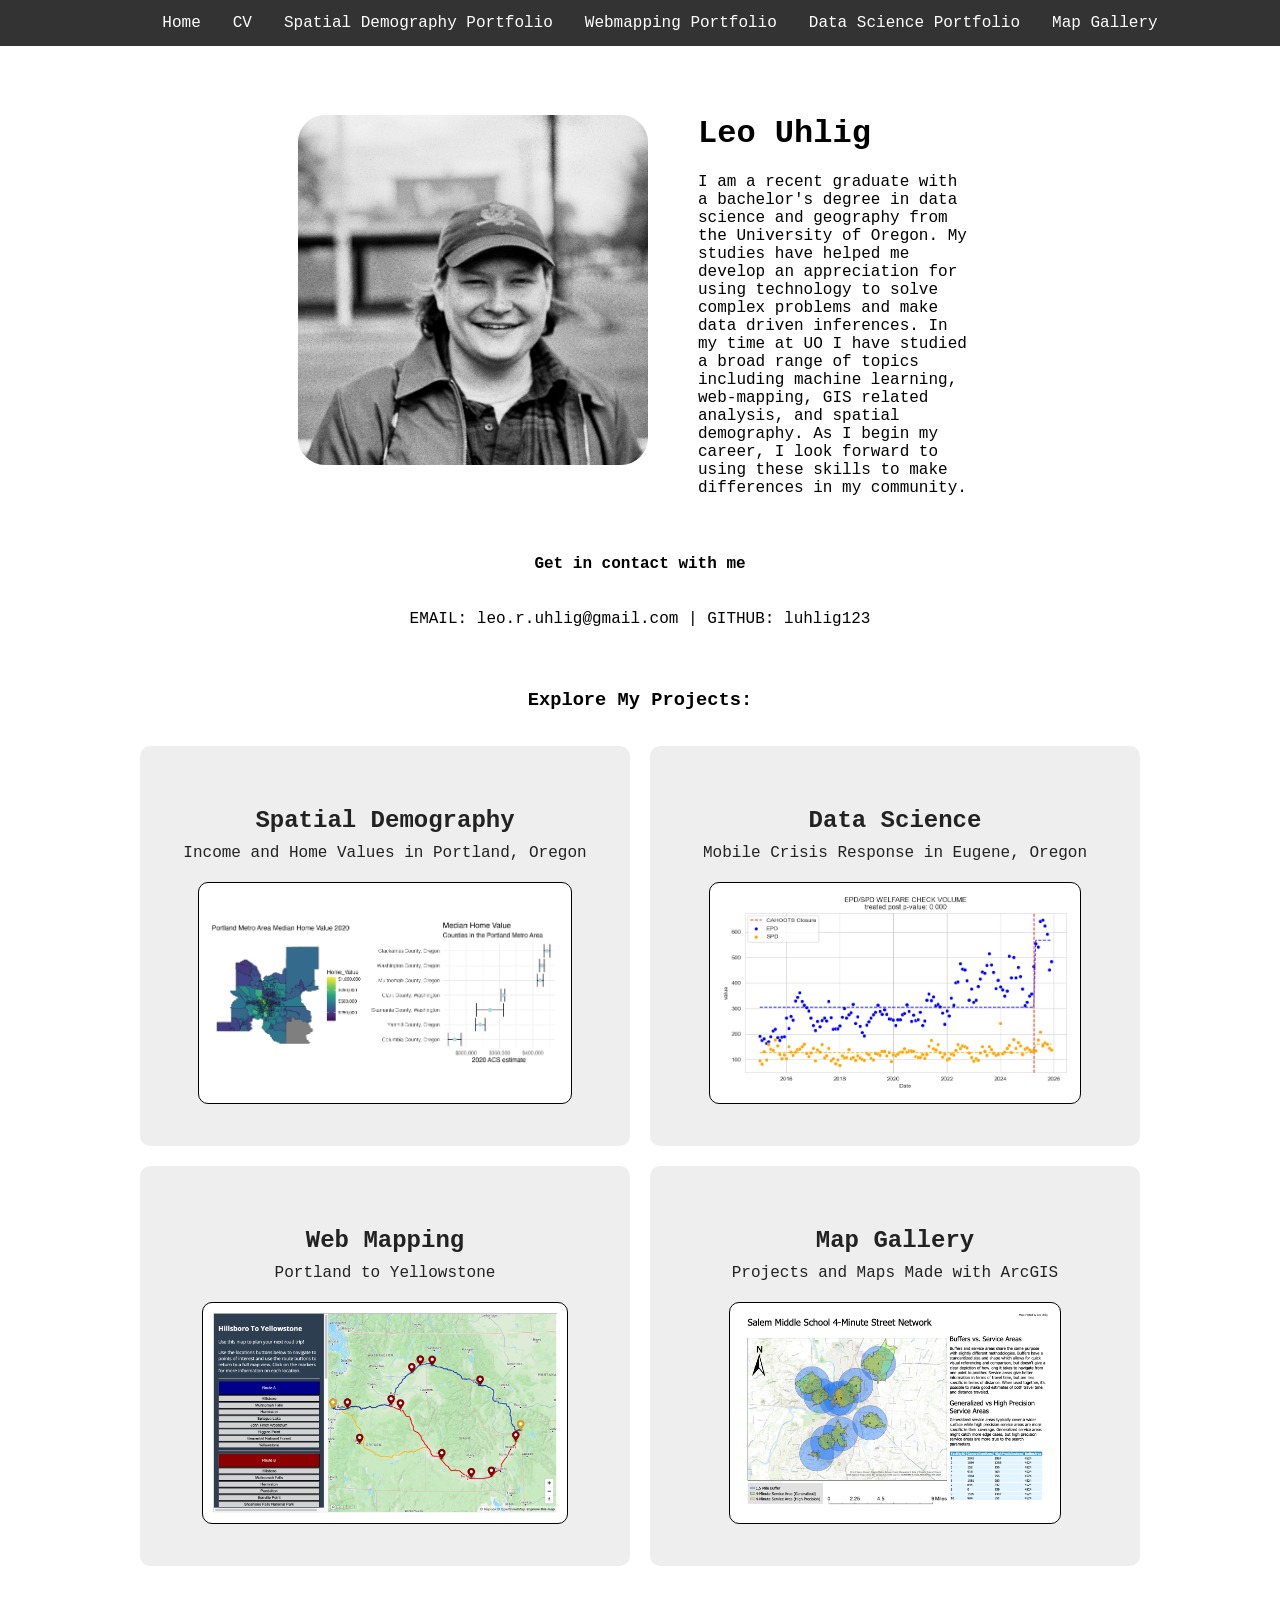
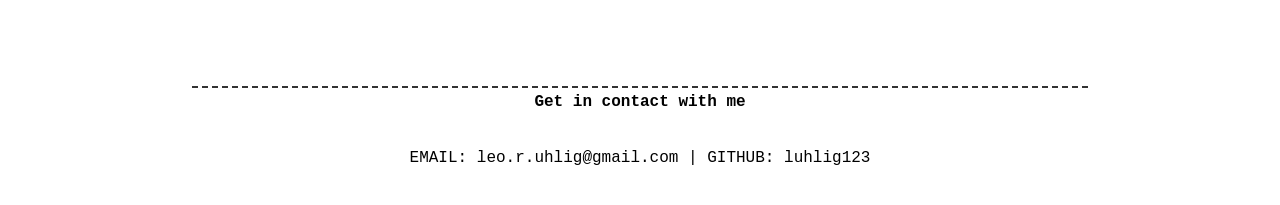
<file: index.html>
<!DOCTYPE html>
<html>

  <head>
    <meta charset='utf-8' />
    <title>Leo Uhlig Personal Website</title>

    <link rel="preconnect" href="https://fonts.googleapis.com">
    <link rel="preconnect" href="https://fonts.gstatic.com" crossorigin>
    <link href="https://fonts.googleapis.com/css2?family=Open+Sans:ital,wght@0,300..800;1,300..800&display=swap" rel="stylesheet">
    <link rel="stylesheet" href="files/styles/personal_site_styles.css">

  </head>


  <body>
    <header id="header">
      <nav class="navbar">
        <ul>
          <li><a href="index.html">Home</a></li>
          <li><a href="files/LEO UHLIG RESUME (9).pdf">CV</a></li>
          <li><a href="portfolio.html">Spatial Demography Portfolio</a></li>
          <li><a href="webmapping.html">Webmapping Portfolio</a></li>
          <li><a href="DSCI.html">Data Science Portfolio</a></li>
          <li><a href="mapgallery.html">Map Gallery</a></li>
        </ul>
      </nav>

      <!--
      <nav class="navbar" style="z-index: 10;">
        <details>
          <summary>Projects</summary>
            <ul>
              <li><a href="portfolio.html">Spatial Demography Portfolio</a></li>
              <li><a href="webmapping.html">Webmapping Portfolio</a></li>
              <li><a href="DSCI.html">Data Science Portfolio</a></li>
              <li><a href="mapgallery.html">Map Gallery</a></li>
            </ul>
        </details>
      </nav>
    -->
    </header>
    <div class="button-grid" style="width: 55%; padding-top: 100px;">

      <img src="files/36a_0315.jpeg" alt="Leo Uhlig" width="350", height="350" style="border-radius: 10%; border: none; background-color: #ffffff;">
      
      <div>
          <h1 style="margin-top: -10px;">Leo Uhlig</h1>
          <p>
          I am a recent graduate with a bachelor's degree in data science and geography from the University of Oregon.
          My studies have helped me develop an appreciation for using technology to solve complex problems and make data driven inferences.
              In my time at UO I have studied a broad range of topics including machine learning, web-mapping, GIS related analysis, and spatial demography.
              As I begin my career, I look forward to using these skills to make differences in my community.
          </p>
      </div>
    </div>

    <div class="contact-panel">
      <h4>Get in contact with me</h4>
      <p>EMAIL: leo.r.uhlig@gmail.com | GITHUB: luhlig123</p>
    </div>

    <!--EXPLORE MY WORK BUBBLE-->
    <div style="background-color: #fff; width: 100%; margin-inline: 0;">
      <h3 class="Bio">
        Explore My Projects:
      </h3>

      <div class="button-grid" style="max-width: 1000px;">

        <a href="portfolio.html" class="grid-button-pic">
            <h2>Spatial Demography</h2>
            <p style="padding-bottom: 20px;">Income and Home Values in Portland, Oregon</p>
            <img src="files/portfolio_figs/portland_home_val_fig.png" alt="spatial demography thumbnail" height="200px">
        </a>

        <a href="DSCI.html" class="grid-button-pic">
            <h2>Data Science</h2>
            <p style="padding-bottom: 20px;">Mobile Crisis Response in Eugene, Oregon</p>
            <img src="files/DSCI_410/report_visualizations/WELFARE/EPD_WELFARE_VOL_DID.png" alt="spatial demography thumbnail" height="200px">
        </a>

        <a href="webmapping.html" class="grid-button-pic">
            <h2>Web Mapping</h2>
            <p style="padding-bottom: 20px;">Portland to Yellowstone</p>
            <img src="files/thumbnails/yellowstone_thumb.png" alt="spatial demography thumbnail" height="200px">
        </a>

        <a href="mapgallery.html" class="grid-button-pic">
            <h2>Map Gallery</h2>
            <p style="padding-bottom: 20px;">Projects and Maps Made with ArcGIS</p>
            <img src="files/map_gallery/Salem_4min_street_network.png" alt="spatial demography thumbnail" height="200px">
        </a>

      </div>   
    </div>

      <hr class="divider">

      <div class="contact-panel">
        <h4>Get in contact with me</h4>
        <p>EMAIL: leo.r.uhlig@gmail.com | GITHUB: luhlig123</p>
      </div>
  
    <script>
  
        
    </script>

  </body>
  
</html>
</file>
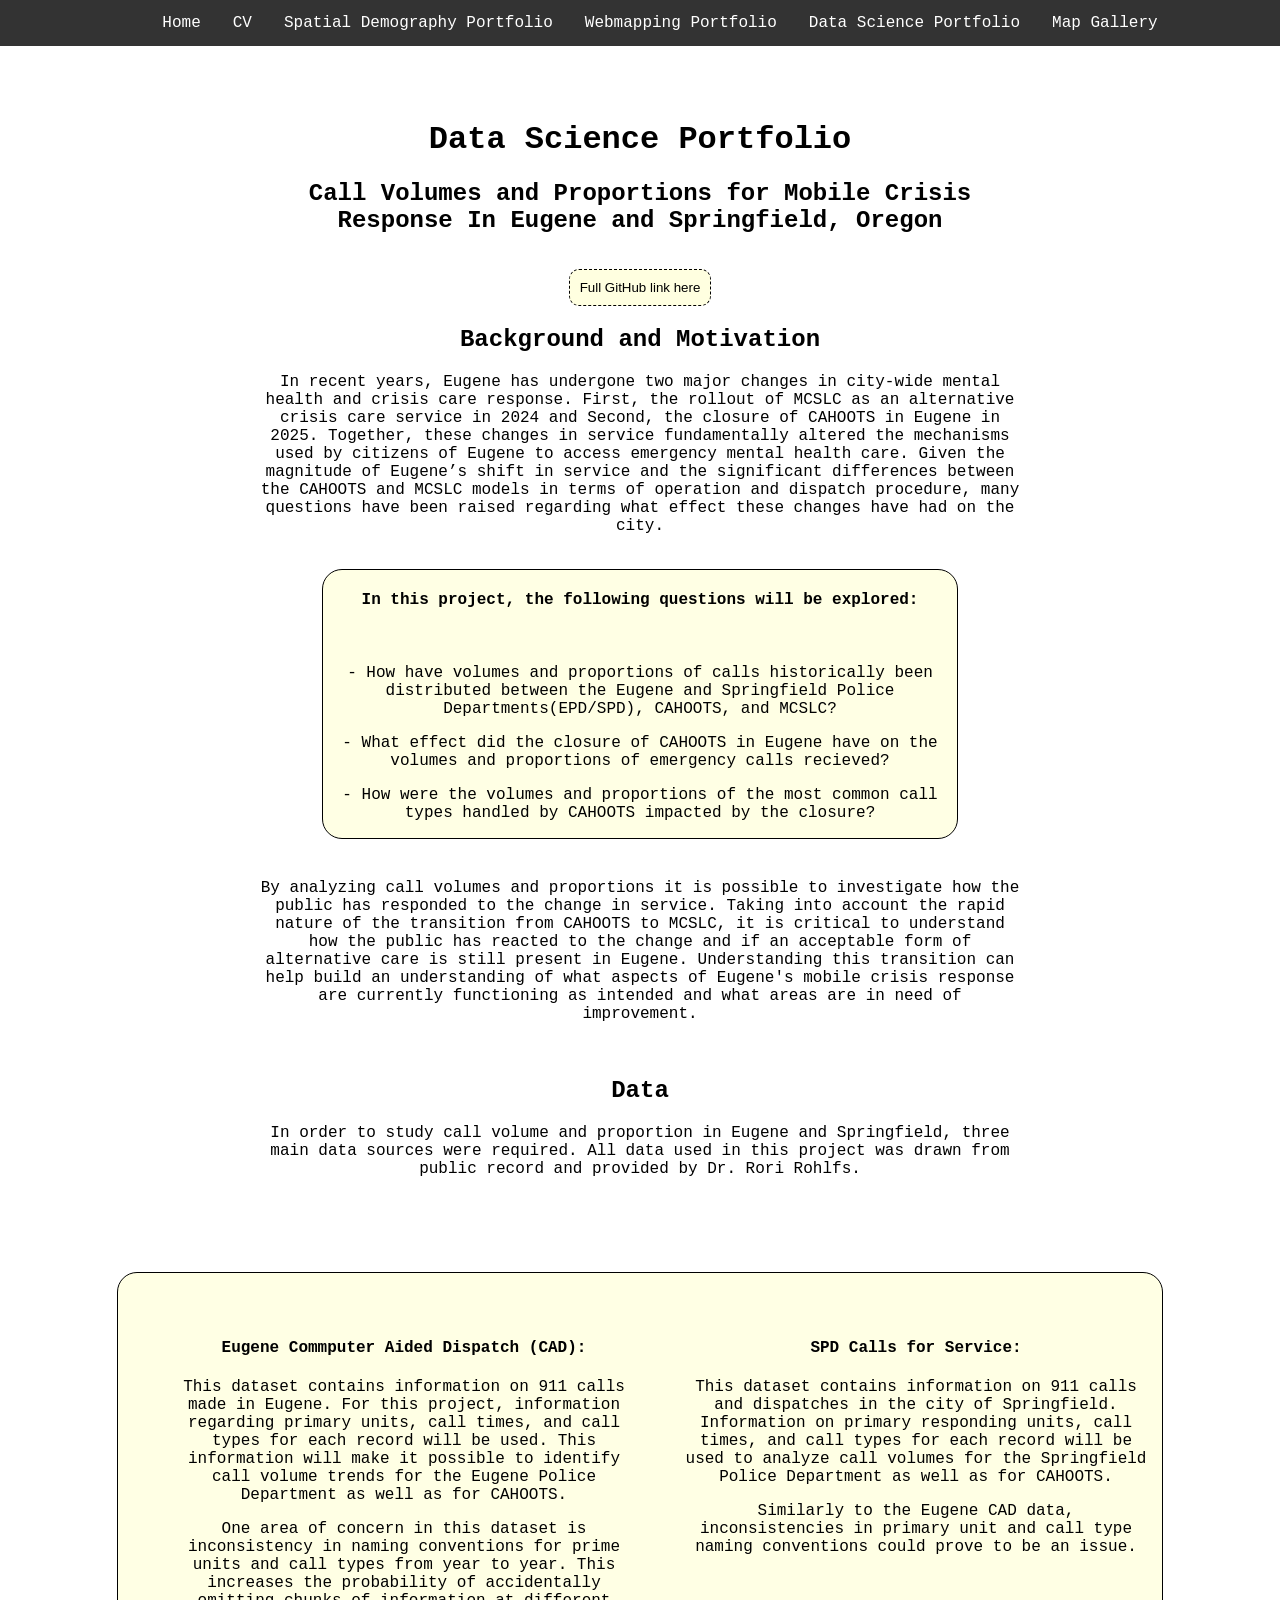
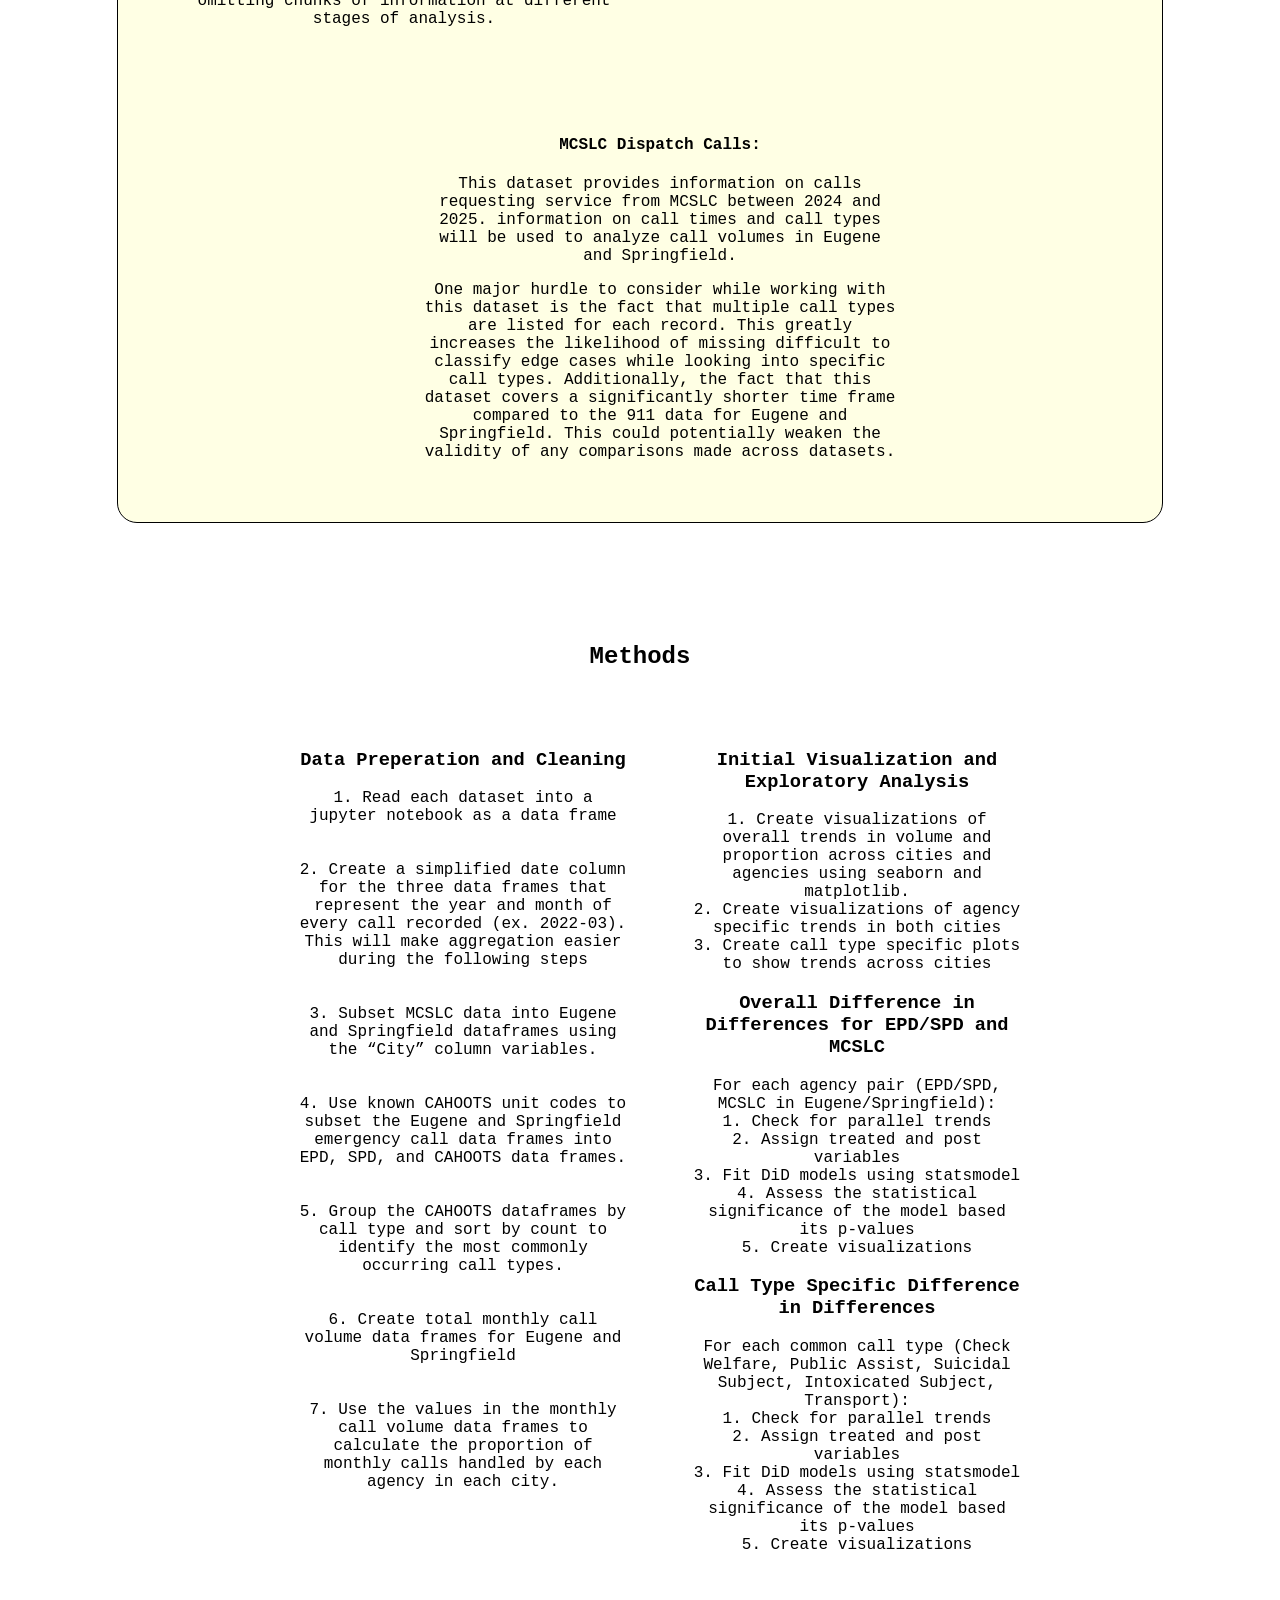
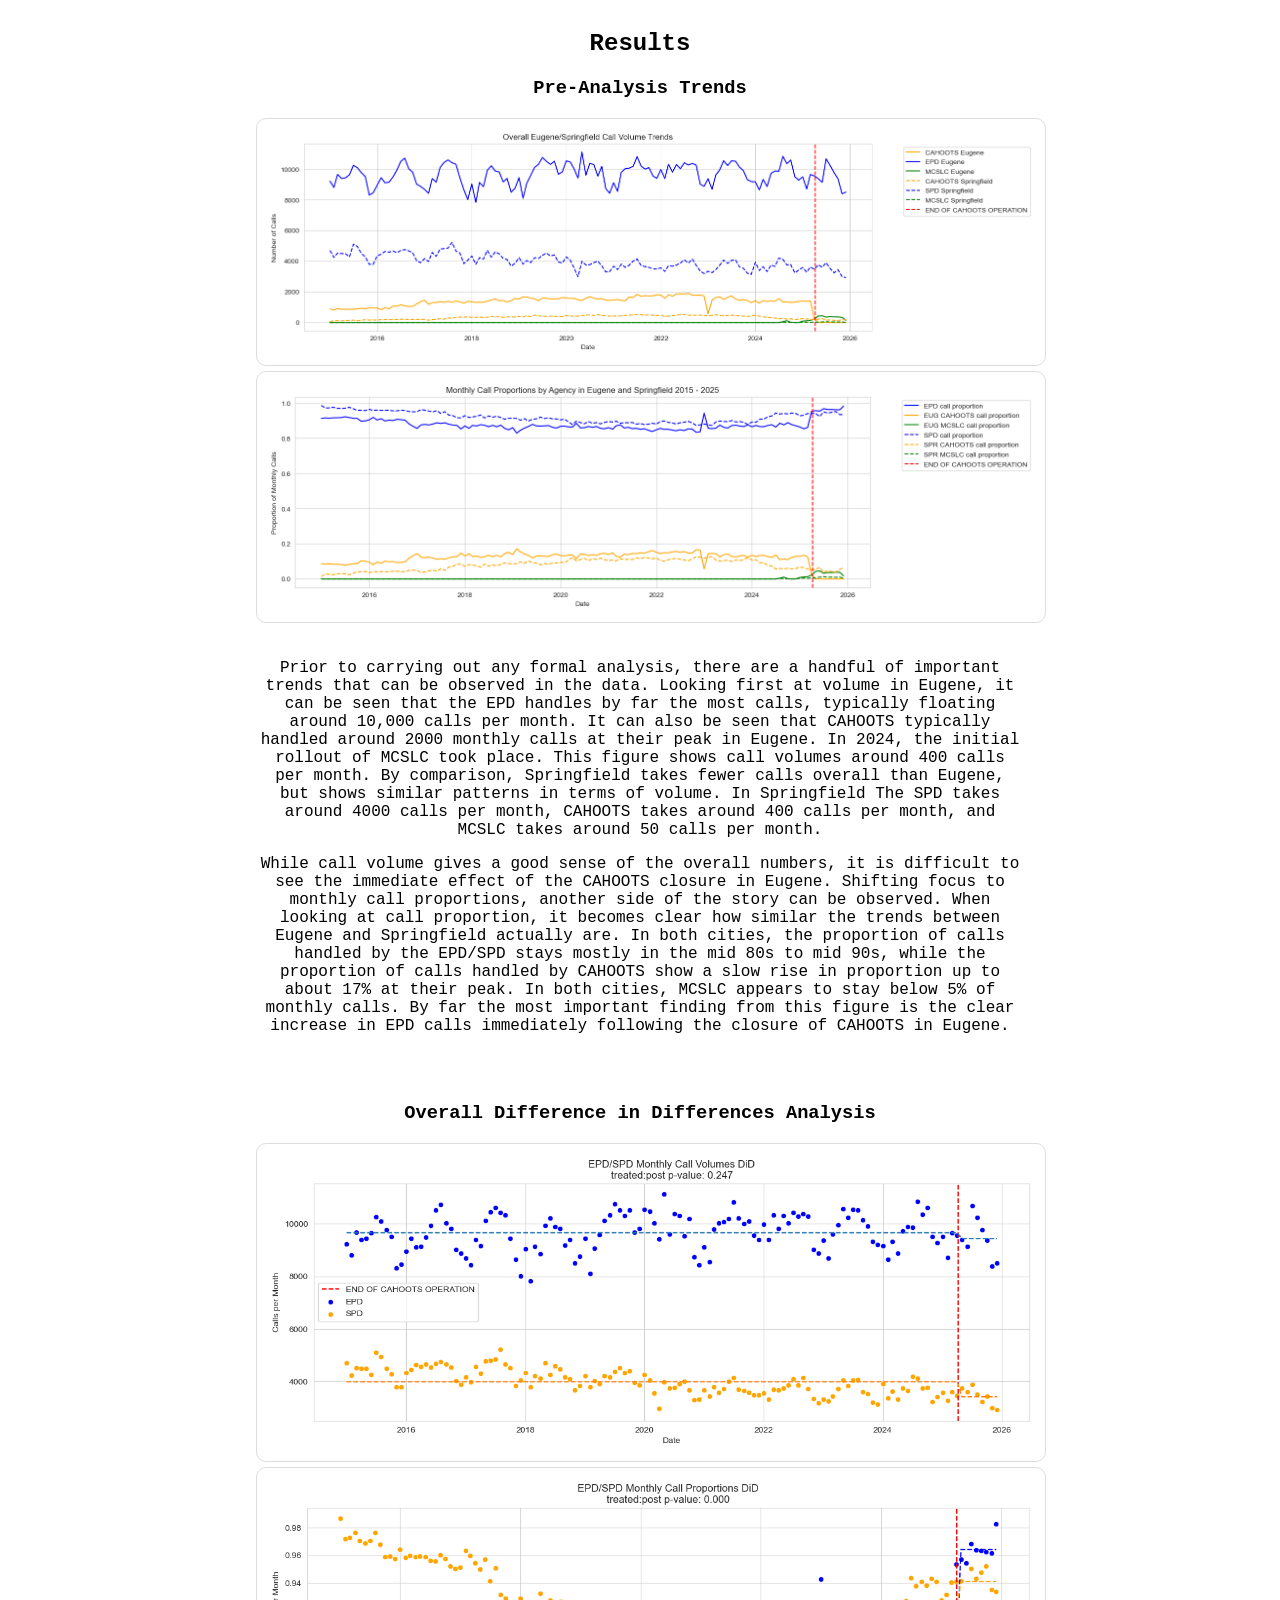
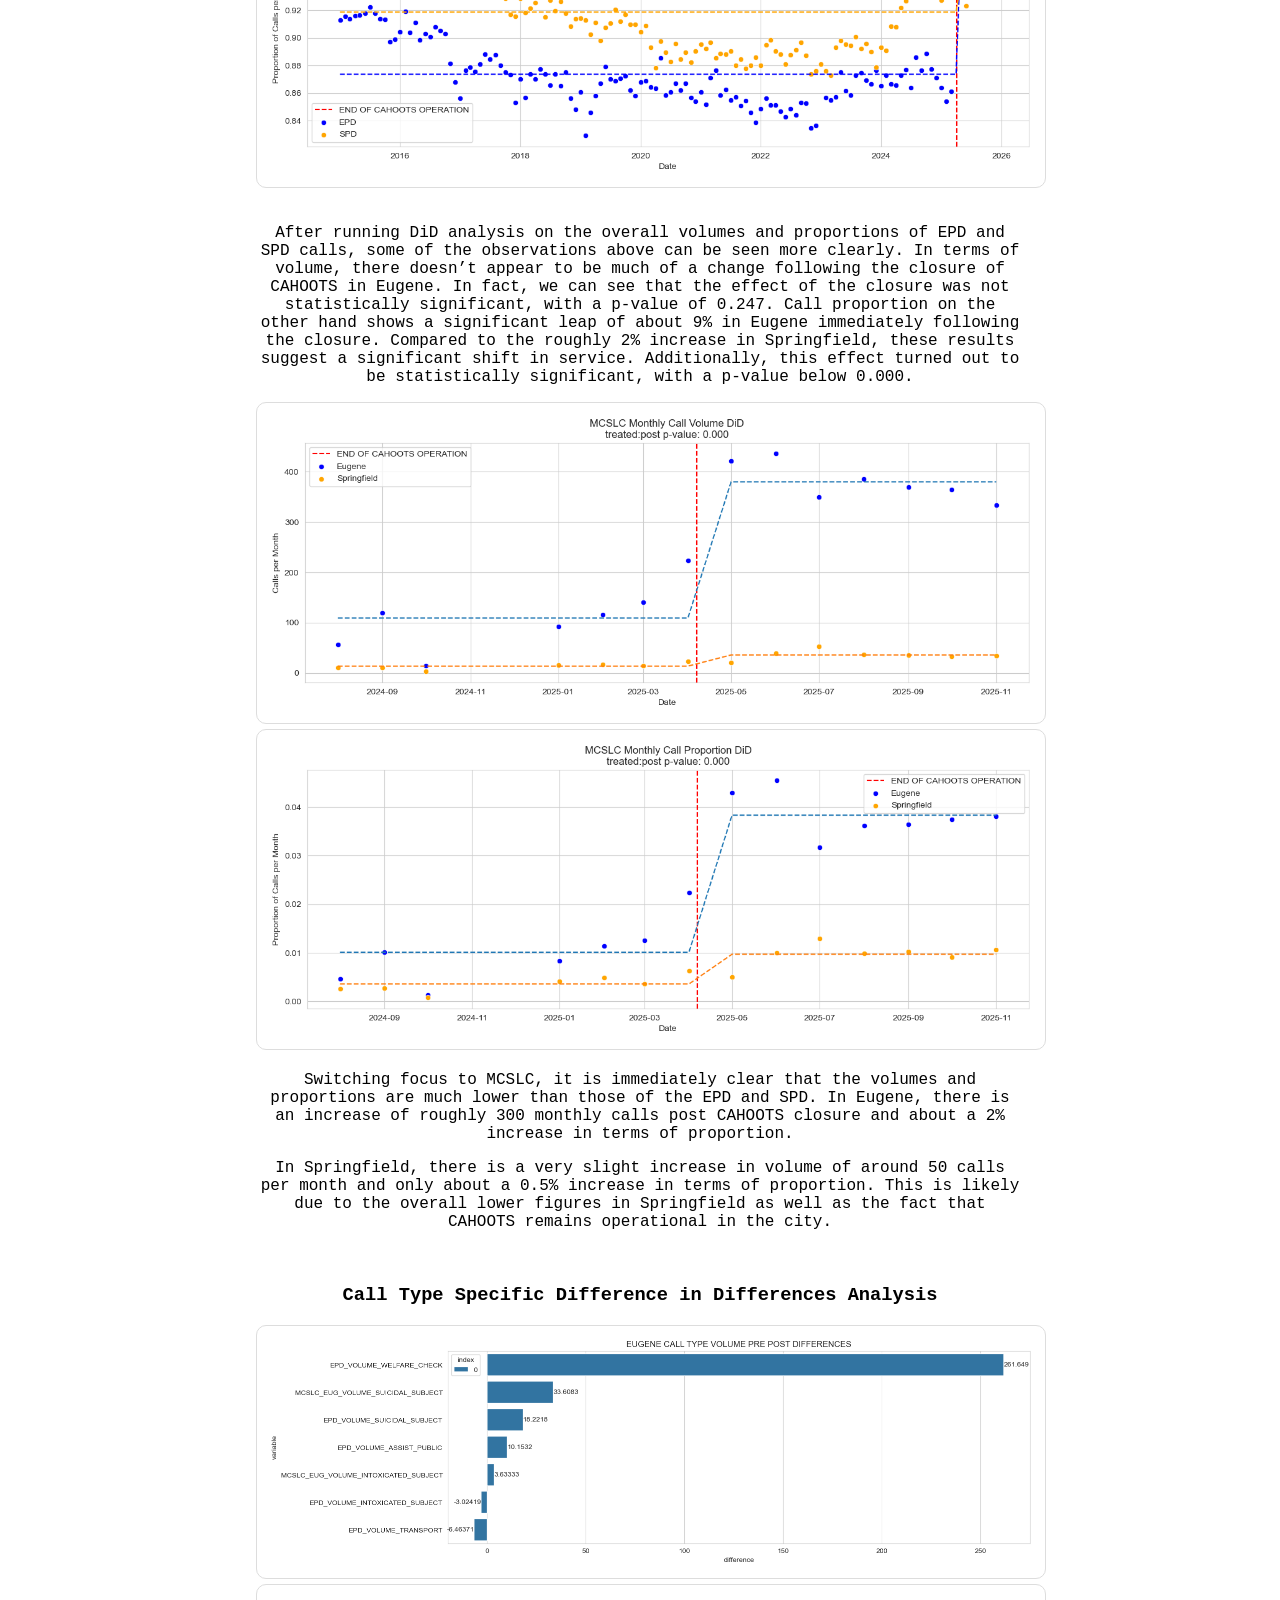
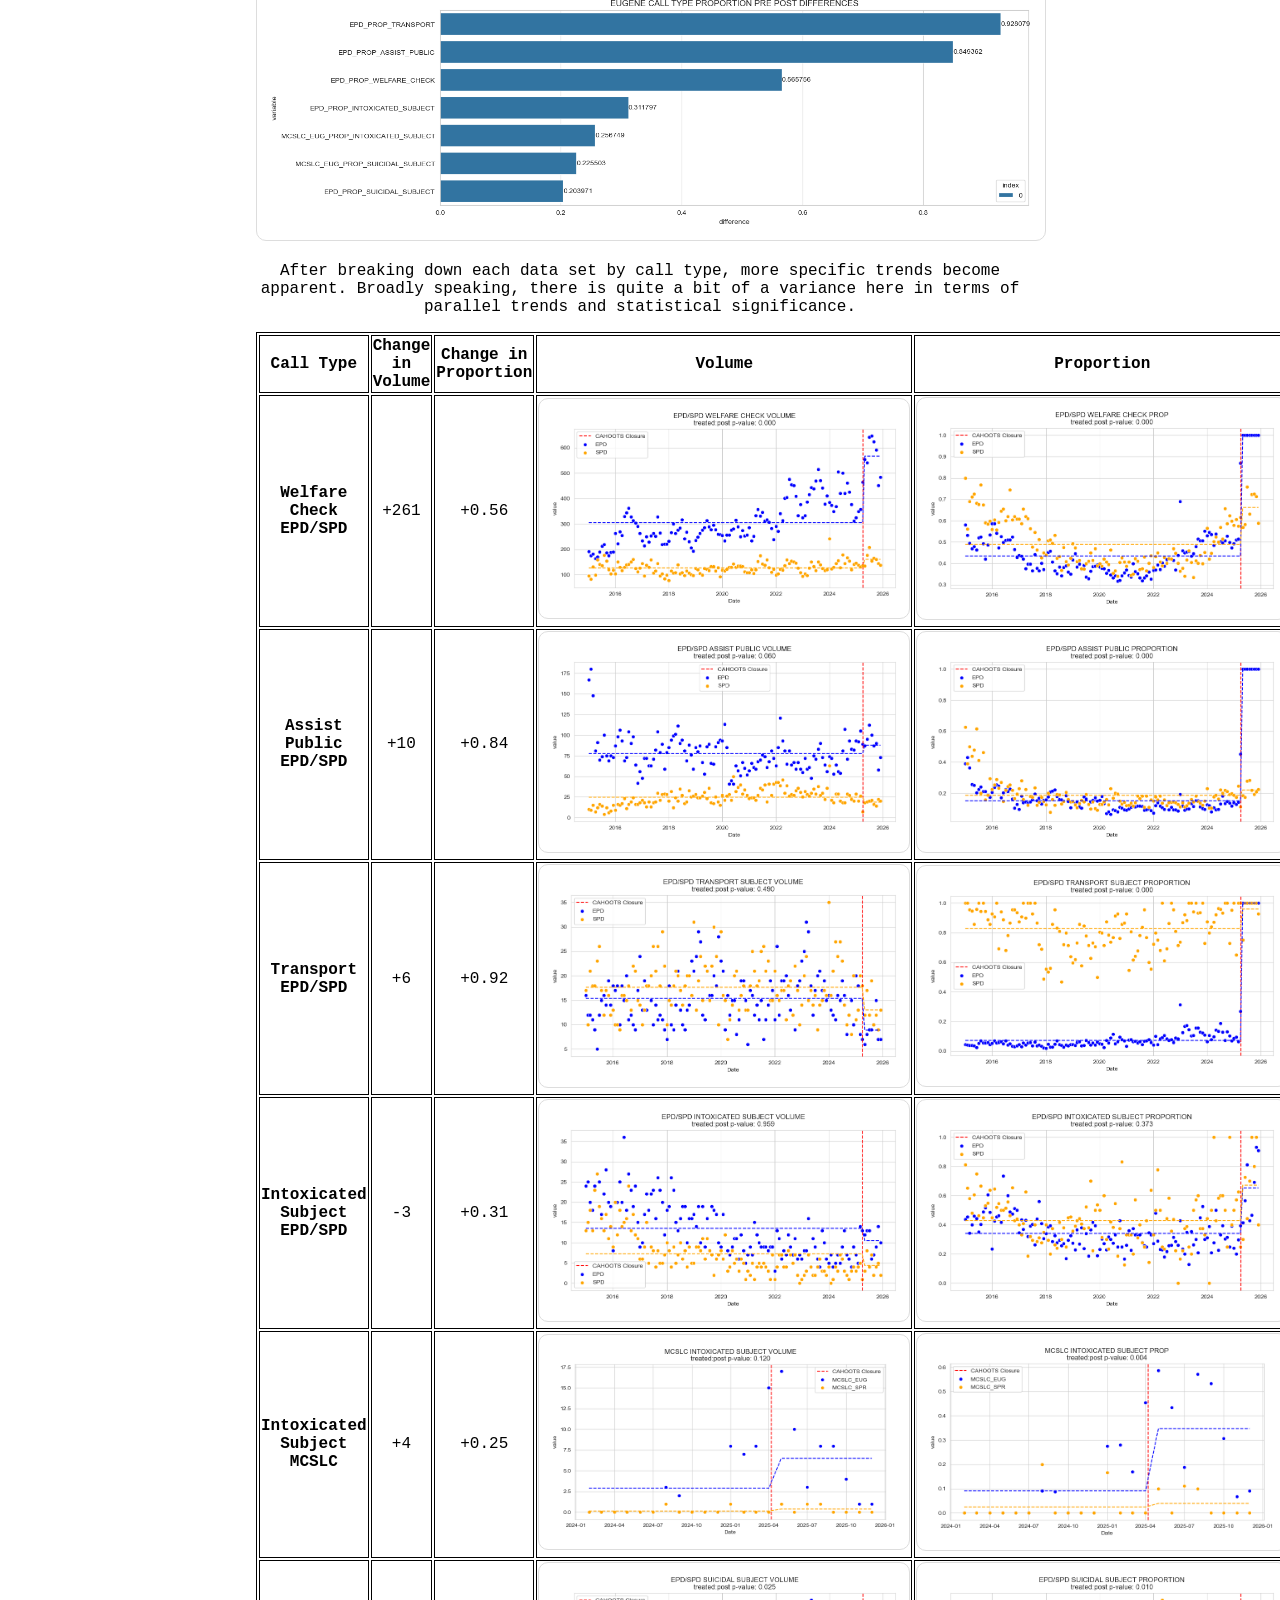
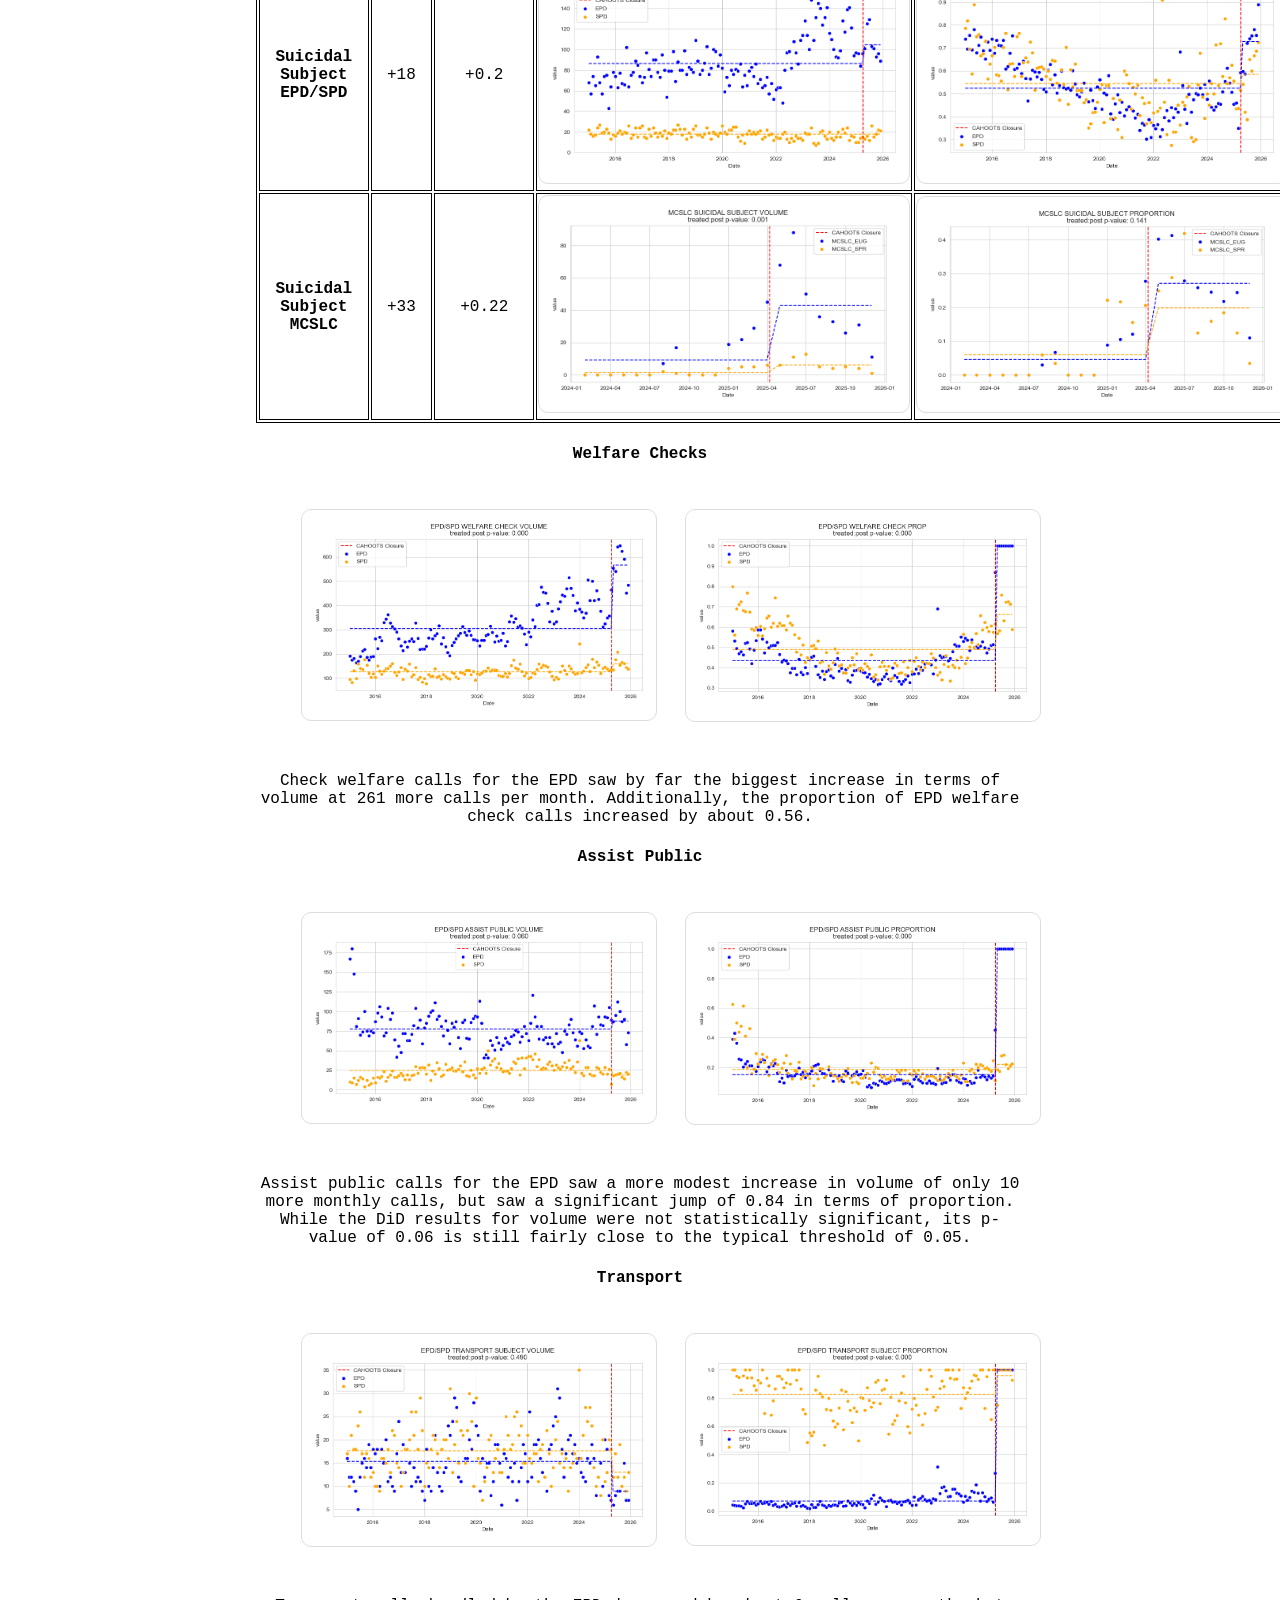
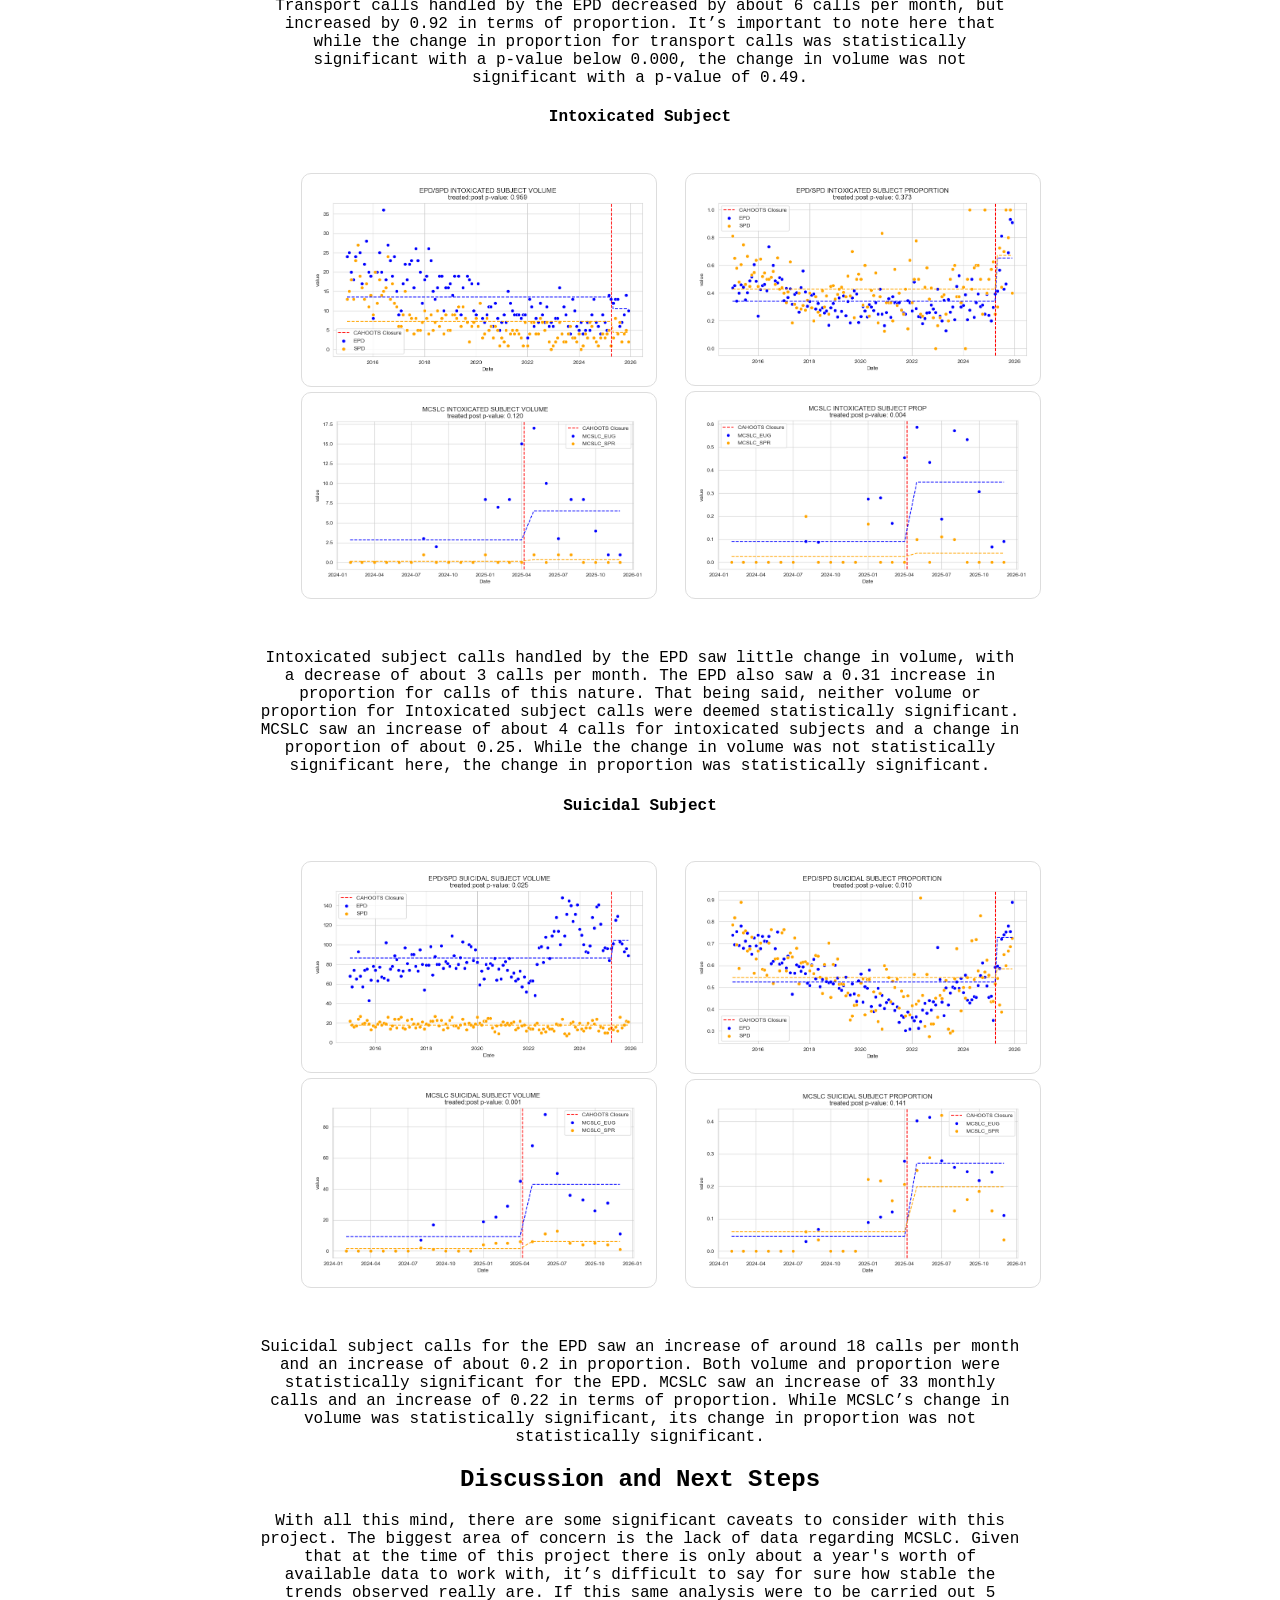
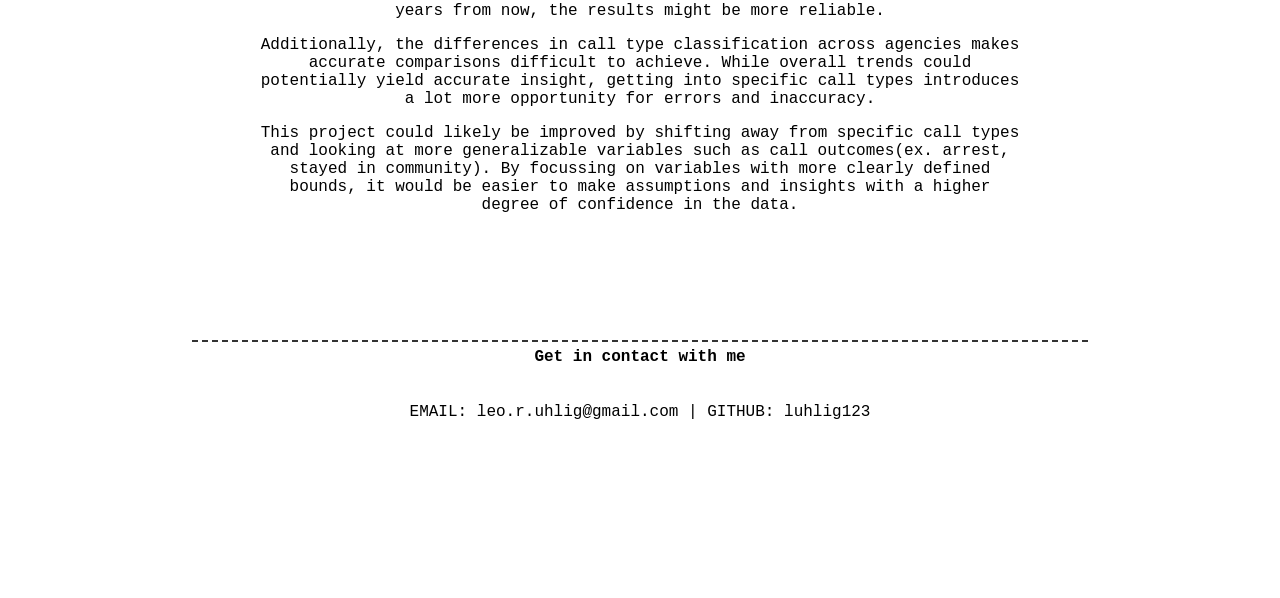
<file: DSCI.html>
<!DOCTYPE html>
<html>

  <head>
    <meta charset='utf-8' />
    <title>Leo Uhlig Personal Website</title>

    <link rel="preconnect" href="https://fonts.googleapis.com">
    <link rel="preconnect" href="https://fonts.gstatic.com" crossorigin>
    <link href="https://fonts.googleapis.com/css2?family=Open+Sans:ital,wght@0,300..800;1,300..800&display=swap" rel="stylesheet">
    <link rel="stylesheet" href="files/styles/personal_site_styles.css">

  </head>

  <body>

    <header id="header">
        <nav class="navbar">
          <ul>
            <li><a href="index.html">Home</a></li>
            <li><a href="files/LEO UHLIG RESUME (9).pdf">CV</a></li>
            <li><a href="portfolio.html">Spatial Demography Portfolio</a></li>
            <li><a href="webmapping.html">Webmapping Portfolio</a></li>
            <li><a href="DSCI.html">Data Science Portfolio</a></li>
            <li><a href="mapgallery.html">Map Gallery</a></li>
          </ul>
        </nav>
      </header>


      <div class="portfolio">
        <h1>
            Data Science Portfolio
        </h1>
        <h2>
            Call Volumes and Proportions for Mobile Crisis Response In Eugene and Springfield, Oregon
        </h2>

        <button class="return-button" onclick="window.location.href='https://github.com/luhlig123/DataScienceInAction';">
            Full GitHub link here
        </button>


        <!--BACKGROUND AND MOTIVATION SETCTION-->
        <h2>
            Background and Motivation
        </h2>

        <p>
            In recent years, Eugene has undergone two major changes in city-wide mental health and crisis care response.
             First, the rollout of MCSLC as an alternative crisis care service in 2024 and Second, 
             the closure of CAHOOTS in Eugene in 2025. Together, these changes in service fundamentally altered the mechanisms 
             used by citizens of Eugene to access emergency mental health care. Given the magnitude of Eugene’s shift in service 
             and the significant differences between the CAHOOTS and MCSLC models in terms of operation and dispatch procedure, 
             many questions have been raised regarding what effect these changes have had on the city.
        </p>

        <br>

        <div class="content-bubble" style="padding-left: 10px; padding-right: 10px;">    
            <h4>In this project, the following questions will be explored:</h4>

            <br>
            
            <p>- How have volumes and proportions of calls historically been distributed between the Eugene and Springfield Police Departments(EPD/SPD), CAHOOTS, and MCSLC?</p>
            
            <p>- What effect did the closure of CAHOOTS in Eugene have on the volumes and proportions of emergency calls recieved?</p>
            
            <p>- How were the volumes and proportions of the most common call types handled by CAHOOTS impacted by the closure?</p>
        </div>
        
        
        <p>
            By analyzing call volumes and proportions it is possible to investigate how the public has responded 
            to the change in service. Taking into account the rapid nature of the transition from CAHOOTS to MCSLC, 
            it is critical to understand how the public has reacted to the change and if an acceptable form of alternative 
            care is still present in Eugene. Understanding this transition can help build an understanding of what aspects of Eugene's mobile 
            crisis response are currently functioning as intended and what areas are in need of improvement.
        </p>

        <br>

        <!--DATA SETCTION-->

        <h2>
            Data
        </h2>

        <p>
            In order to study call volume and proportion in Eugene and Springfield, three main data sources were required. 
            All data used in this project was drawn from public record and provided by Dr. Rori Rohlfs.
        </p>

        <br>
    </div>

    <div class="content-bubble" style="padding-left: 10px; padding-right: 10px; width: 80%;">
        
        <div class="row">
            <div class="column">
                <h4>
                    Eugene Commputer Aided Dispatch (CAD):
                </h4>

                <p>
                    This dataset contains information on 911 calls made in Eugene. For this project, information 
                    regarding primary units, call times, and call types for each record will be used. This information will 
                    make it possible to identify call volume trends for the Eugene Police Department as well as for CAHOOTS.
                </p>

                <p>
                    One area of concern in this dataset is inconsistency in naming conventions for prime units and call types from year to year. 
                    This increases the probability of accidentally omitting chunks of information at different stages of analysis. 
                </p>
            </div>
            <div class="column">
                <h4>
                    SPD Calls for Service:
                </h4>

                <p>
                    This dataset contains information on 911 calls and dispatches in the city of Springfield. 
                    Information on primary responding units, call times, and call types for each record will be used to 
                    analyze call volumes for the Springfield Police Department as well as for CAHOOTS.
                </p>

                <p>
                    Similarly to the Eugene CAD data, inconsistencies in primary unit and call type naming conventions could prove to be an issue. 
                </p>
            </div>
        </div>
        <div class="row">
            <div class="column" style="padding-inline: 25%;">
                <h4>
                    MCSLC Dispatch Calls: 
                </h4>

                <p>
                    This dataset provides information on calls requesting service from MCSLC between 2024 and 2025. 
                    information on call times and call types will be used to analyze call volumes in Eugene and Springfield.
                </p>
                <p>
                    One major hurdle to consider while working with this dataset is the fact that multiple call types are listed for each record. 
                    This greatly increases the likelihood of missing difficult to classify edge cases while looking into specific call types. 
                    Additionally, the fact that this dataset covers a significantly shorter time frame compared to the 911 data for Eugene and 
                    Springfield. This could potentially weaken the validity of any comparisons made across datasets.
                </p>
            </div>
        </div>
    </div>

        
    <div class="portfolio">
        <h2>Methods</h2>
        <div class="button-grid" style="width: 100%;">
            <div>
                <h3>
                    Data Preperation and Cleaning
                </h3>

                <p>
                    1. Read each dataset into a jupyter notebook as a data frame <br><br><br>

                    2. Create a simplified date column for the three data frames that represent the year and month of every call recorded (ex. 2022-03). 
                    This will make aggregation easier during the following steps <br><br><br>

                    3. Subset MCSLC data into Eugene and Springfield dataframes using the “City” column variables. <br><br><br>

                    4. Use known CAHOOTS unit codes to subset the Eugene and Springfield emergency call data frames into EPD, SPD, and CAHOOTS data frames. <br><br><br>

                    5. Group the CAHOOTS dataframes by call type and sort by count to identify the most commonly occurring call types. <br><br><br>

                    6. Create total monthly call volume data frames for Eugene and Springfield <br><br><br>

                    7. Use the values in the monthly call volume data frames to calculate the proportion of monthly calls handled by each agency in each city. <br><br><br>
                </p>
            </div>

        <!--METHODS SETCTION-->

        <div>
            <h3>
                Initial Visualization and Exploratory Analysis           
            </h3>
            <p>
                1. Create visualizations of overall trends in volume and proportion across cities and agencies using seaborn and matplotlib. <br>

                2. Create visualizations of agency specific trends in both cities <br>

                3. Create call type specific plots to show trends across cities <br>
            </p>

            <h3>
                Overall Difference in Differences for EPD/SPD and MCSLC
            </h3>

            <p>
                For each agency pair (EPD/SPD, MCSLC in Eugene/Springfield): <br>

                1. Check for parallel trends <br>

                2. Assign treated and post variables <br>

                3. Fit DiD models using statsmodel <br>

                4. Assess the statistical significance of the model based its p-values <br>

                5. Create visualizations <br>
            </p>

            <h3>
                Call Type Specific Difference in Differences
            </h3>

            <p>
                For each common call type (Check Welfare, Public Assist, Suicidal Subject, Intoxicated Subject, Transport): <br>

                1. Check for parallel trends <br>

                2. Assign treated and post variables <br>

                3. Fit DiD models using statsmodel <br>

                4. Assess the statistical significance of the model based its p-values <br>

                5. Create visualizations <br>
            </p>
        </div>
    </div>

        <!--RESULTS SETCTION-->

        <h2>
            Results
        </h2>

        <h3>
            Pre-Analysis Trends
        </h3>

        <label class = "zoom-box">
            <input type = "checkbox">
            <img src="files/DSCI_410/ALL_VOLUME.png" alt="Overall Volume Trends" width="100%" class="image-link" style="border: 1px solid #ddd;;">
        </label>     
        <label class = "zoom-box">
            <input type = "checkbox">
            <img src="files/DSCI_410/ALL_PROPORTIONS.png" alt="Overall Proportion Trends" width="100%" class="image-link" style="border: 1px solid #ddd;;">
        </label>     

        <p style="padding-top: 15px;"> 
            Prior to carrying out any formal analysis, there are a handful of important trends that can be observed in the data. 
            Looking first at volume in Eugene, it can be seen that the EPD handles by far the most calls, typically floating around 
            10,000 calls per month. It can also be seen that CAHOOTS typically handled around 2000 monthly calls at their peak in 
            Eugene. In 2024, the initial rollout of MCSLC took place. This figure shows call volumes around 400 calls per month. 
            By comparison, Springfield takes fewer calls overall than Eugene, but shows similar patterns in terms of volume. 
            In Springfield The SPD takes around 4000 calls per month, CAHOOTS takes around 400 calls per month, and MCSLC takes 
            around 50 calls per month.
        </p>
        <p style="padding-bottom: 15px;">
            While call volume gives a good sense of the overall numbers, it is difficult to see the immediate effect of the CAHOOTS
             closure in Eugene. Shifting focus to monthly call proportions, another side of the story can be observed. When looking 
             at call proportion, it becomes clear how similar the trends between Eugene and Springfield actually are. In both cities, 
             the proportion of calls handled by the EPD/SPD stays mostly in the mid 80s to mid 90s, while the proportion of calls 
             handled by CAHOOTS show a slow rise in proportion up to about 17% at their peak. In both cities, MCSLC appears to stay 
             below 5% of monthly calls. By far the most important finding from this figure is the clear increase in EPD calls immediately 
             following the closure of CAHOOTS in Eugene.
        </p>

        <br>
        <h3>
            Overall Difference in Differences Analysis
        </h3>

        <label class = "zoom-box">
            <input type = "checkbox">
            <img src="files/DSCI_410/report_visualizations/AGENCY_DID/EPD_VOL_DID.png" alt="EPD and SPD Volume Trends" width="100%" class="image-link" style="border: 1px solid #ddd;;">
        </label>     
        <label class = "zoom-box">
            <input type = "checkbox">
            <img src="files/DSCI_410/report_visualizations/AGENCY_DID/EPD_PROP_DID.png" alt="EPD and SPD Proportion Trends" width="100%" class="image-link" style="border: 1px solid #ddd;;">
        </label>     

        <p style="padding-top: 15px;">
            After running DiD analysis on the overall volumes and proportions of EPD and SPD calls, some of the 
            observations above can be seen more clearly. In terms of volume, there doesn’t appear to be much of 
            a change following the closure of CAHOOTS in Eugene. In fact, we can see that the effect of the closure 
            was not statistically significant, with a p-value of 0.247. Call proportion on the other hand shows a significant
             leap of about 9% in Eugene immediately following the closure. Compared to the roughly 2% increase in Springfield, 
             these results suggest a significant shift in service. Additionally, this effect turned out to be statistically 
             significant, with a p-value below 0.000. 
        </p>

        <label class = "zoom-box">
            <input type = "checkbox">
            <img src="files/DSCI_410/report_visualizations/AGENCY_DID/MCSLC_VOL_DID.png" alt="MCSLC DiD Volume Trends" width="100%" class="image-link" style="border: 1px solid #ddd;;">
        </label>     
        <label class = "zoom-box">
            <input type = "checkbox">
            <img src="files/DSCI_410/report_visualizations/AGENCY_DID/MCSLC_PROP_DID.png" alt="MCSLC DiD Proportion Trends" width="100%" class="image-link" style="border: 1px solid #ddd;;">
        </label>

        <p>
            Switching focus to MCSLC, it is immediately clear that the volumes and proportions are much lower than those of the 
            EPD and SPD. In Eugene, there is an increase of roughly 300 monthly calls post CAHOOTS closure and about a 
            2% increase in terms of proportion. 
        </p>
        <p>
            In Springfield, there is a very slight increase in volume of around 50 calls per month and only about a 
            0.5% increase in terms of proportion. This is likely due to the overall lower figures in Springfield as 
            well as the fact that CAHOOTS remains operational in the city.
        </p>

        <br>
        <h3>
            Call Type Specific Difference in Differences Analysis
        </h3>

        <label class = "zoom-box">
            <input type = "checkbox">
            <img src="files/DSCI_410/CALL_TYPE_VOL_DIF.png" alt="Call Type Volume Trends" width="100%" class="image-link" style="border: 1px solid #ddd;;">
        </label>     
        <label class = "zoom-box">
            <input type = "checkbox">
            <img src="files/DSCI_410/CALL_TYPE_PROP_DIFF.png" alt="Call Type Proportion Trends" width="100%" class="image-link" style="border: 1px solid #ddd;;">
        </label>

        <p>
            After breaking down each data set by call type, more specific trends become apparent. 
            Broadly speaking, there is quite a bit of a variance here in terms of parallel trends and statistical significance. 
        </p>

        <table>
            <tr>
                <th>Call Type</th>
                <th>Change in Volume</th>
                <th>Change in Proportion</th>
                <th>Volume</th>
                <th>Proportion</th>
            </tr>
            <tr>
                <th>Welfare Check EPD/SPD</th>
                <td>+261</td>
                <td>+0.56</td>
                <td>
                    <label class = "zoom-box">
                        <input type = "checkbox">
                        <img src="files/DSCI_410/report_visualizations/WELFARE/EPD_WELFARE_VOL_DID.png" alt="Welfare Check Volume Trends" width="350px" class="image-link" style="border: 1px solid #ddd;;">
                    </label> 
                </td>
                <td>
                    <label class = "zoom-box">
                        <input type = "checkbox">
                        <img src="files/DSCI_410/report_visualizations/WELFARE/EPD_WELFARE_PROP_DID.png" alt="Welfare Check Proportion Trends" width="350px" class="image-link" style="border: 1px solid #ddd;;">
                    </label> 
                </td>
            </tr>
            <tr>
                <th>Assist Public EPD/SPD</th>
                <td>+10</td>
                <td>+0.84</td>
                <td>
                    <label class = "zoom-box">
                        <input type = "checkbox">
                        <img src="files/DSCI_410/report_visualizations/ASSIST_PUBLIC/EPD_ASSIST_VOL_DID.png" alt="Assist Public Volume Trends" width="350px" class="image-link" style="border: 1px solid #ddd;;">
                    </label>  
                </td>
                <td>
                    <label class = "zoom-box">
                        <input type = "checkbox">
                        <img src="files/DSCI_410/report_visualizations/ASSIST_PUBLIC/EPD_ASSIST_PROP_DID.png" alt="Assist Public Proportion Trends" width="350px" class="image-link" style="border: 1px solid #ddd;;">
                    </label>
                </td>
            </tr>
            <tr>
                <th>Transport EPD/SPD</th>
                <td>+6</td>
                <td>+0.92</td>
                <td>
                    <label class = "zoom-box">
                        <input type = "checkbox">
                        <img src="files/DSCI_410/report_visualizations/TRANSPORT/EPD_TRANSPORT_VOL_DID.png" alt="Transport Volume Trends" width="350px" class="image-link" style="border: 1px solid #ddd;;">
                    </label>  
                </td>
                <td>
                    <label class = "zoom-box">
                        <input type = "checkbox">
                        <img src="files/DSCI_410/report_visualizations/TRANSPORT/EPD_TRANSPORT_PROP_DID.png" alt="Transport Proportion Trends" width="350px" class="image-link" style="border: 1px solid #ddd;;">
                    </label> 
                </td>
            </tr>
            <tr>
                <th>Intoxicated Subject EPD/SPD</th>
                <td>-3</td>
                <td>+0.31</td>
                <td>
                    <label class = "zoom-box">
                        <input type = "checkbox">
                        <img src="files/DSCI_410/report_visualizations/INTOXICATED/EPD_INTOX_VOL_DID.png" alt="Intoxicated Subject Volume Trends" width="350px" class="image-link" style="border: 1px solid #ddd;;">
                    </label>  
                </td>
                <td>
                    <label class = "zoom-box">
                        <input type = "checkbox">
                        <img src="files/DSCI_410/report_visualizations/INTOXICATED/EPD_INTOX_PROP_DID.png" alt="Intoxicated Proportion Trends" width="350px" class="image-link" style="border: 1px solid #ddd;;">
                    </label> 
                </td>
            </tr>
            <tr>
                <th>Intoxicated Subject MCSLC</th>
                <td>+4</td>
                <td>+0.25</td>
                <td>
                    <label class = "zoom-box">
                        <input type = "checkbox">
                        <img src="files/DSCI_410/report_visualizations/INTOXICATED/MCSLC_INTOX_VOL_DID.png" alt="Intoxicated Subject Volume Trends" width="350px" class="image-link" style="border: 1px solid #ddd;;">
                    </label> 
                </td>
                <td>
                    <label class = "zoom-box">
                        <input type = "checkbox">
                        <img src="files/DSCI_410/report_visualizations/INTOXICATED/MCSLC_INTOX_PROP_DID.png" alt="Intoxicated Proportion Trends" width="350px" class="image-link" style="border: 1px solid #ddd;;">
                    </label> 
                </td>
            </tr>
            <tr>
                <th>Suicidal Subject EPD/SPD</th>
                <td>+18</td>
                <td>+0.2</td>
                <td>
                    <label class = "zoom-box">
                        <input type = "checkbox">
                        <img src="files/DSCI_410/report_visualizations/SUICIDAL/EPD_SUICIDAL_VOL_DID.png" alt="Suicidal Subject Volume Trends" width="350px" class="image-link" style="border: 1px solid #ddd;;">
                    </label>  
                </td>
                <td>
                    <label class = "zoom-box">
                        <input type = "checkbox">
                        <img src="files/DSCI_410/report_visualizations/SUICIDAL/EPD_SUICIDAL_PROP_DID.png" alt="SUicidal Subject Proportion Trends" width="350px" class="image-link" style="border: 1px solid #ddd;;">
                    </label> 
                </td>
            </tr>
            <tr>
                <th>Suicidal Subject MCSLC</th>
                <td>+33</td>
                <td>+0.22</td>
                <td>
                    <label class = "zoom-box">
                        <input type = "checkbox">
                        <img src="files/DSCI_410/report_visualizations/SUICIDAL/MCSLC_SUICIDAL_VOL_DID.png" alt="Suicidal Subject Volume Trends" width="350px" class="image-link" style="border: 1px solid #ddd;;">
                    </label> 
                </td>
                <td>
                    <label class = "zoom-box">
                        <input type = "checkbox">
                        <img src="files/DSCI_410/report_visualizations/SUICIDAL/MCSLC_SUICIDAL_PROP_DID.png" alt="SUicidal Subject Proportion Trends" width="350px" class="image-link" style="border: 1px solid #ddd;;">
                    </label> 
                </td>
            </tr>
        </table>


        <!--WELFARE CHECKS-->

        <h4>
            Welfare Checks
        </h4>
        <div class="row" style="width: 100%;">
            <div class="column">
                <label class = "zoom-box">
                    <input type = "checkbox">
                    <img src="files/DSCI_410/report_visualizations/WELFARE/EPD_WELFARE_VOL_DID.png" alt="Welfare Check Volume Trends" width="100%" class="image-link" style="border: 1px solid #ddd;;">
                </label>  
            </div>

            <div class="column">
                <label class = "zoom-box">
                    <input type = "checkbox">
                    <img src="files/DSCI_410/report_visualizations/WELFARE/EPD_WELFARE_PROP_DID.png" alt="Welfare Check Proportion Trends" width="100%" class="image-link" style="border: 1px solid #ddd;;">
                </label>  
            </div>
        </div>

        <p>
            Check welfare calls for the EPD saw by far the biggest increase in terms of volume at 261 more calls per month. 
            Additionally, the proportion of EPD welfare check calls increased by about 0.56.
        </p>

        <!--ASSIST PUBLIC-->

        <h4>
            Assist Public
        </h4>
        <div class="row" style="width: 100%;">
            <div class="column">
                <label class = "zoom-box">
                    <input type = "checkbox">
                    <img src="files/DSCI_410/report_visualizations/ASSIST_PUBLIC/EPD_ASSIST_VOL_DID.png" alt="Assist Public Volume Trends" width="100%" class="image-link" style="border: 1px solid #ddd;;">
                </label>  
            </div>

            <div class="column">
                <label class = "zoom-box">
                    <input type = "checkbox">
                    <img src="files/DSCI_410/report_visualizations/ASSIST_PUBLIC/EPD_ASSIST_PROP_DID.png" alt="Assist Public Proportion Trends" width="100%" class="image-link" style="border: 1px solid #ddd;;">
                </label>  
            </div>
        </div>

        <p>
            Assist public calls for the EPD saw a more modest increase in volume of only 10 more monthly calls, 
            but saw a significant jump of 0.84 in terms of proportion. While the DiD results for volume were not 
            statistically significant, its p-value of 0.06 is still fairly close to the typical threshold of 0.05.
        </p>

        <!--TRANSPORT-->

        <h4>
            Transport
        </h4>
        <div class="row" style="width: 100%;">
            <div class="column">
                <label class = "zoom-box">
                    <input type = "checkbox">
                    <img src="files/DSCI_410/report_visualizations/TRANSPORT/EPD_TRANSPORT_VOL_DID.png" alt="Transport Volume Trends" width="100%" class="image-link" style="border: 1px solid #ddd;;">
                </label>  
            </div>

            <div class="column">
                <label class = "zoom-box">
                    <input type = "checkbox">
                    <img src="files/DSCI_410/report_visualizations/TRANSPORT/EPD_TRANSPORT_PROP_DID.png" alt="Transport Proportion Trends" width="100%" class="image-link" style="border: 1px solid #ddd;;">
                </label>  
            </div>
        </div>

        <p>
            Transport calls handled by the EPD decreased by about 6 calls per month, but increased by 0.92 in 
            terms of proportion. It’s important to note here that while the change in proportion for transport 
            calls was statistically significant with a p-value below 0.000, the change in volume was not significant 
            with a p-value of 0.49.
        </p>

        <!--INXOTICATED SUBJECT-->

        <h4>
            Intoxicated Subject
        </h4>
        <div class="row" style="width: 100%;">
            <div class="column">
                <label class = "zoom-box">
                    <input type = "checkbox">
                    <img src="files/DSCI_410/report_visualizations/INTOXICATED/EPD_INTOX_VOL_DID.png" alt="Intoxicated Subject Volume Trends" width="100%" class="image-link" style="border: 1px solid #ddd;;">
                </label>  
                <label class = "zoom-box">
                    <input type = "checkbox">
                    <img src="files/DSCI_410/report_visualizations/INTOXICATED/MCSLC_INTOX_VOL_DID.png" alt="Intoxicated Subject Volume Trends" width="100%" class="image-link" style="border: 1px solid #ddd;;">
                </label>  
            </div>

            <div class="column">
                <label class = "zoom-box">
                    <input type = "checkbox">
                    <img src="files/DSCI_410/report_visualizations/INTOXICATED/EPD_INTOX_PROP_DID.png" alt="Intoxicated Proportion Trends" width="100%" class="image-link" style="border: 1px solid #ddd;;">
                </label>  
                <label class = "zoom-box">
                    <input type = "checkbox">
                    <img src="files/DSCI_410/report_visualizations/INTOXICATED/MCSLC_INTOX_PROP_DID.png" alt="Intoxicated Proportion Trends" width="100%" class="image-link" style="border: 1px solid #ddd;;">
                </label> 
            </div>
        </div>

        <p>
            Intoxicated subject calls handled by the EPD saw little change in volume, with a decrease of about 3 
            calls per month. The EPD also saw a 0.31 increase in proportion for calls of this nature. That being 
            said, neither volume or proportion for Intoxicated subject calls were deemed statistically significant. 
            MCSLC saw an increase of about 4 calls for intoxicated subjects and a change in proportion of about 0.25. 
            While the change in volume was not statistically significant here, the change in proportion was statistically 
            significant.
        </p>

        <!--SUICIDAL SUBJECT-->

        <h4>
            Suicidal Subject
        </h4>
        <div class="row" style="width: 100%;">
            <div class="column">
                <label class = "zoom-box">
                    <input type = "checkbox">
                    <img src="files/DSCI_410/report_visualizations/SUICIDAL/EPD_SUICIDAL_VOL_DID.png" alt="Suicidal Subject Volume Trends" width="100%" class="image-link" style="border: 1px solid #ddd;;">
                </label>  
                <label class = "zoom-box">
                    <input type = "checkbox">
                    <img src="files/DSCI_410/report_visualizations/SUICIDAL/MCSLC_SUICIDAL_VOL_DID.png" alt="Suicidal Subject Volume Trends" width="100%" class="image-link" style="border: 1px solid #ddd;;">
                </label>  
            </div>

            <div class="column">
                <label class = "zoom-box">
                    <input type = "checkbox">
                    <img src="files/DSCI_410/report_visualizations/SUICIDAL/EPD_SUICIDAL_PROP_DID.png" alt="SUicidal Subject Proportion Trends" width="100%" class="image-link" style="border: 1px solid #ddd;;">
                </label>  
                <label class = "zoom-box">
                    <input type = "checkbox">
                    <img src="files/DSCI_410/report_visualizations/SUICIDAL/MCSLC_SUICIDAL_PROP_DID.png" alt="SUicidal Subject Proportion Trends" width="100%" class="image-link" style="border: 1px solid #ddd;;">
                </label> 
            </div>
        </div>

        <p>
            Suicidal subject calls for the EPD saw an increase of around 18 calls per month and an increase of about 0.2 
            in proportion. Both volume and proportion were statistically significant for the EPD. MCSLC saw an increase of 
            33 monthly calls and an increase of 0.22 in terms of proportion. While MCSLC’s change in volume was statistically 
            significant, its change in proportion was not statistically significant.
        </p>

        

        <!--Discussion and Next Steps SETCTION-->

        <h2>
            Discussion and Next Steps
        </h2>

        <p>
            With all this mind, there are some significant caveats to consider with this project. 
            The biggest area of concern is the lack of data regarding MCSLC. 
            Given that at the time of this project there is only about a year's worth of available data to work with, 
            it’s difficult to say for sure how stable the trends observed really are. If this same analysis were to be 
            carried out 5 years from now, the results might be more reliable.
        </p>

        <p>
            Additionally, the differences in call type classification across agencies makes accurate 
            comparisons difficult to achieve. While overall trends could potentially yield accurate insight, 
            getting into specific call types introduces a lot more opportunity for errors and inaccuracy. 
        </p>

        <p>
            This project could likely be improved by shifting away from specific call types and looking at 
            more generalizable variables such as call outcomes(ex. arrest, stayed in community). By focussing 
            on variables with more clearly defined bounds, it would be easier to make assumptions and insights 
            with a higher degree of confidence in the data.
        </p>

    </div>

    <hr class="divider">

      <div class="contact-panel">
        <h4>Get in contact with me</h4>
        <p>EMAIL: leo.r.uhlig@gmail.com | GITHUB: luhlig123</p>
    </div>
    
    <script>
  
        
    </script>

  </body>
  
</html>
</file>
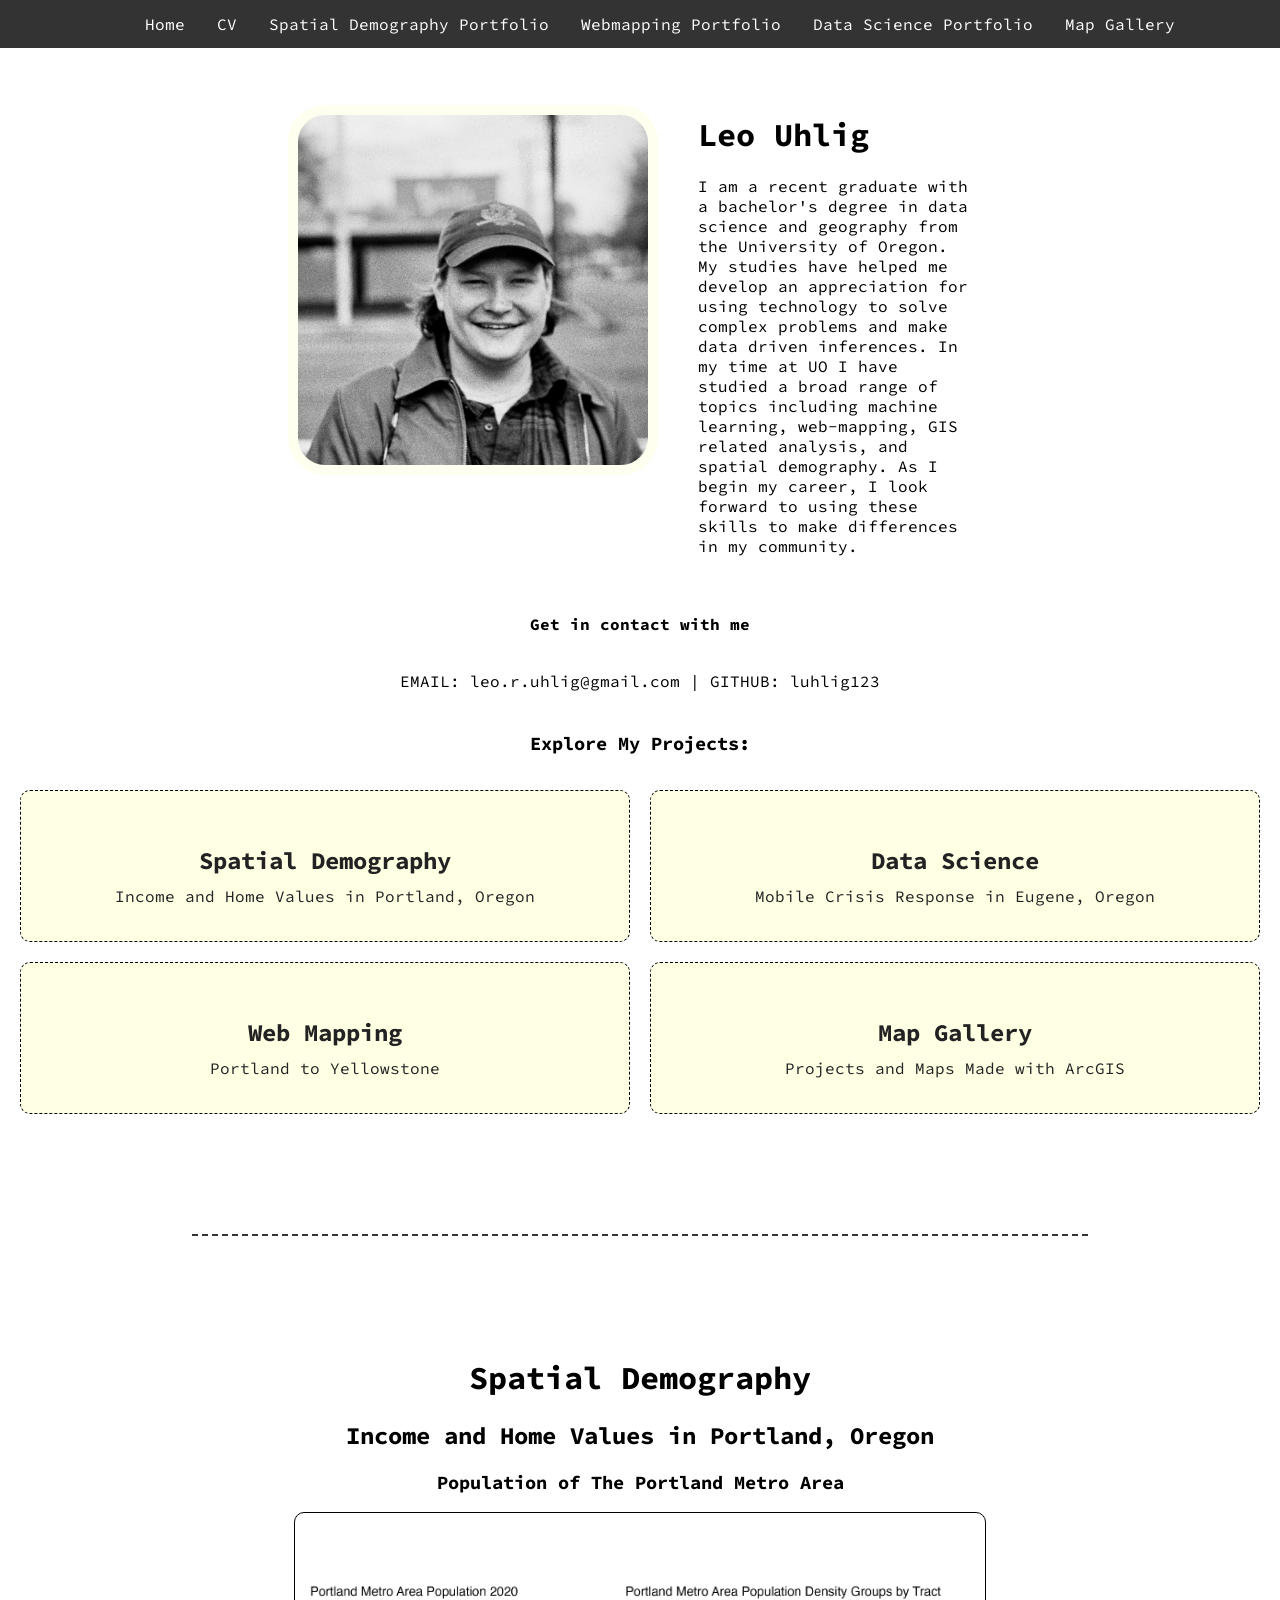
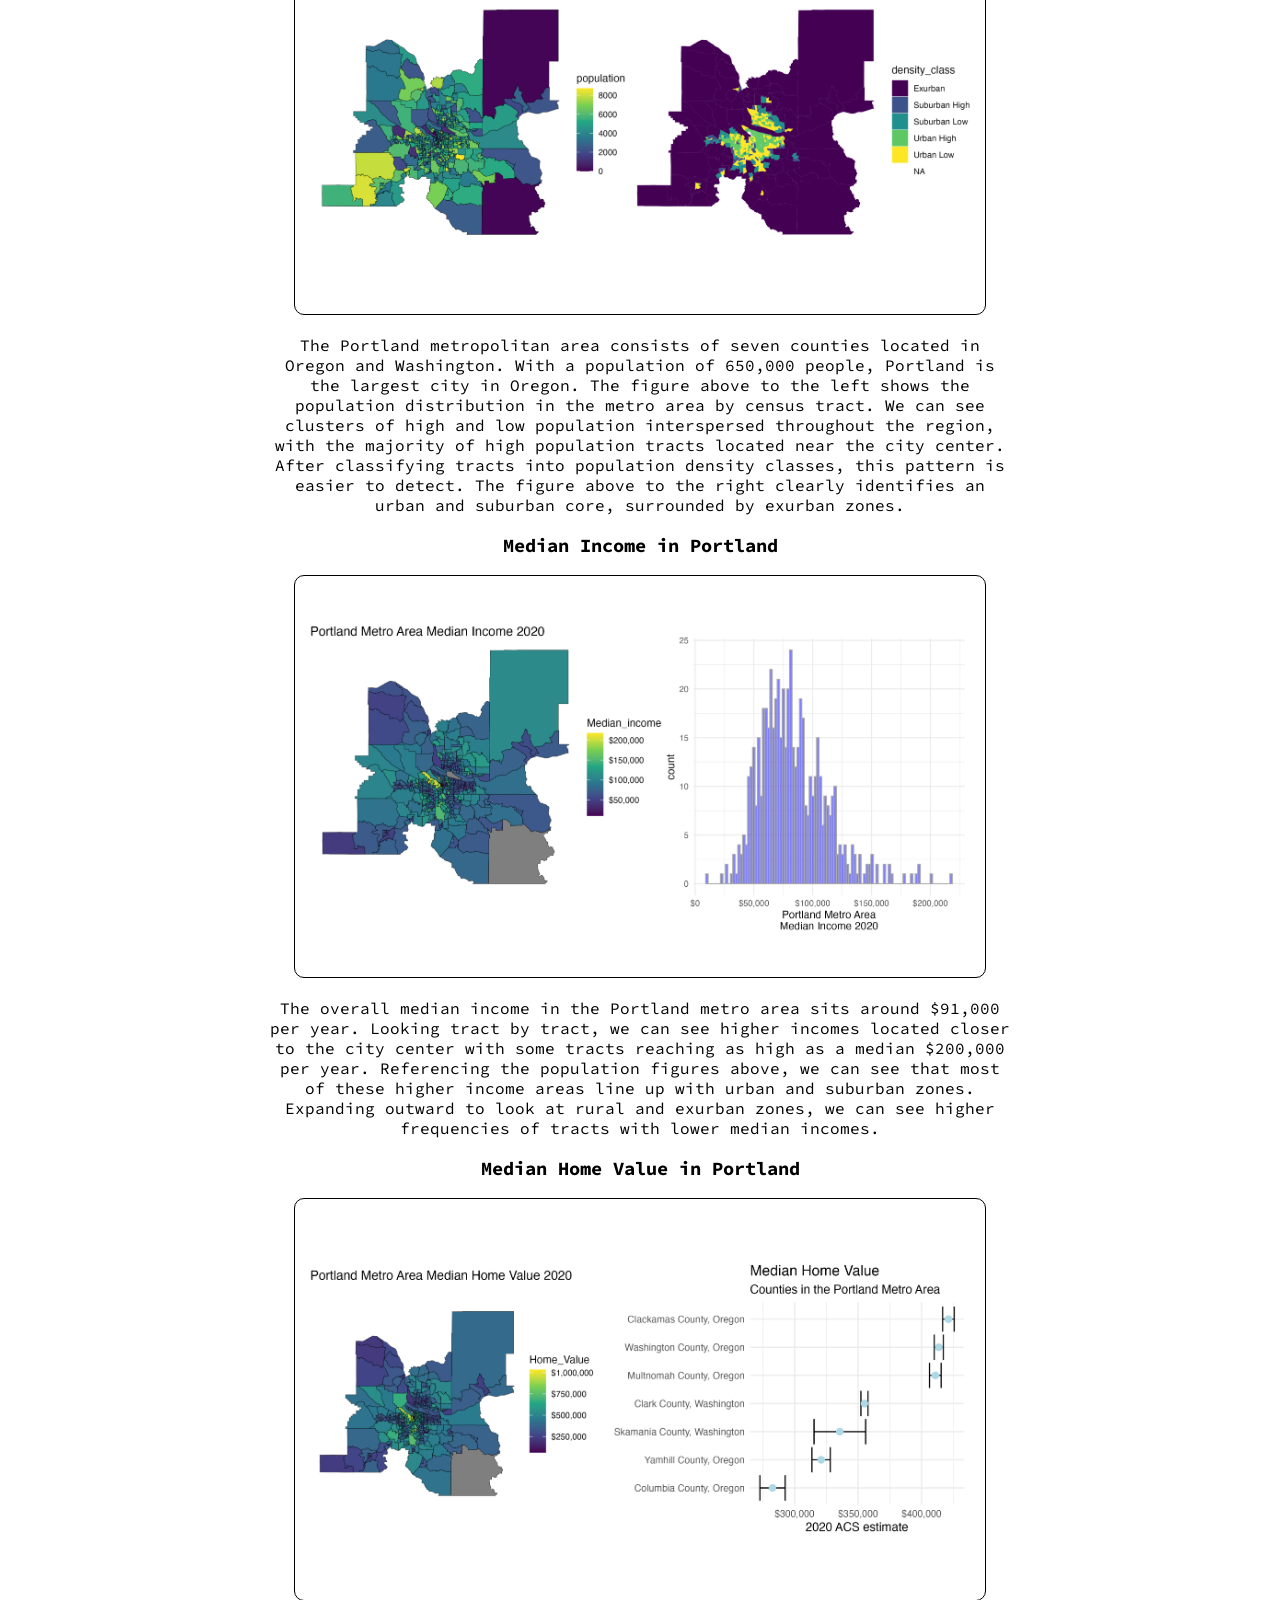
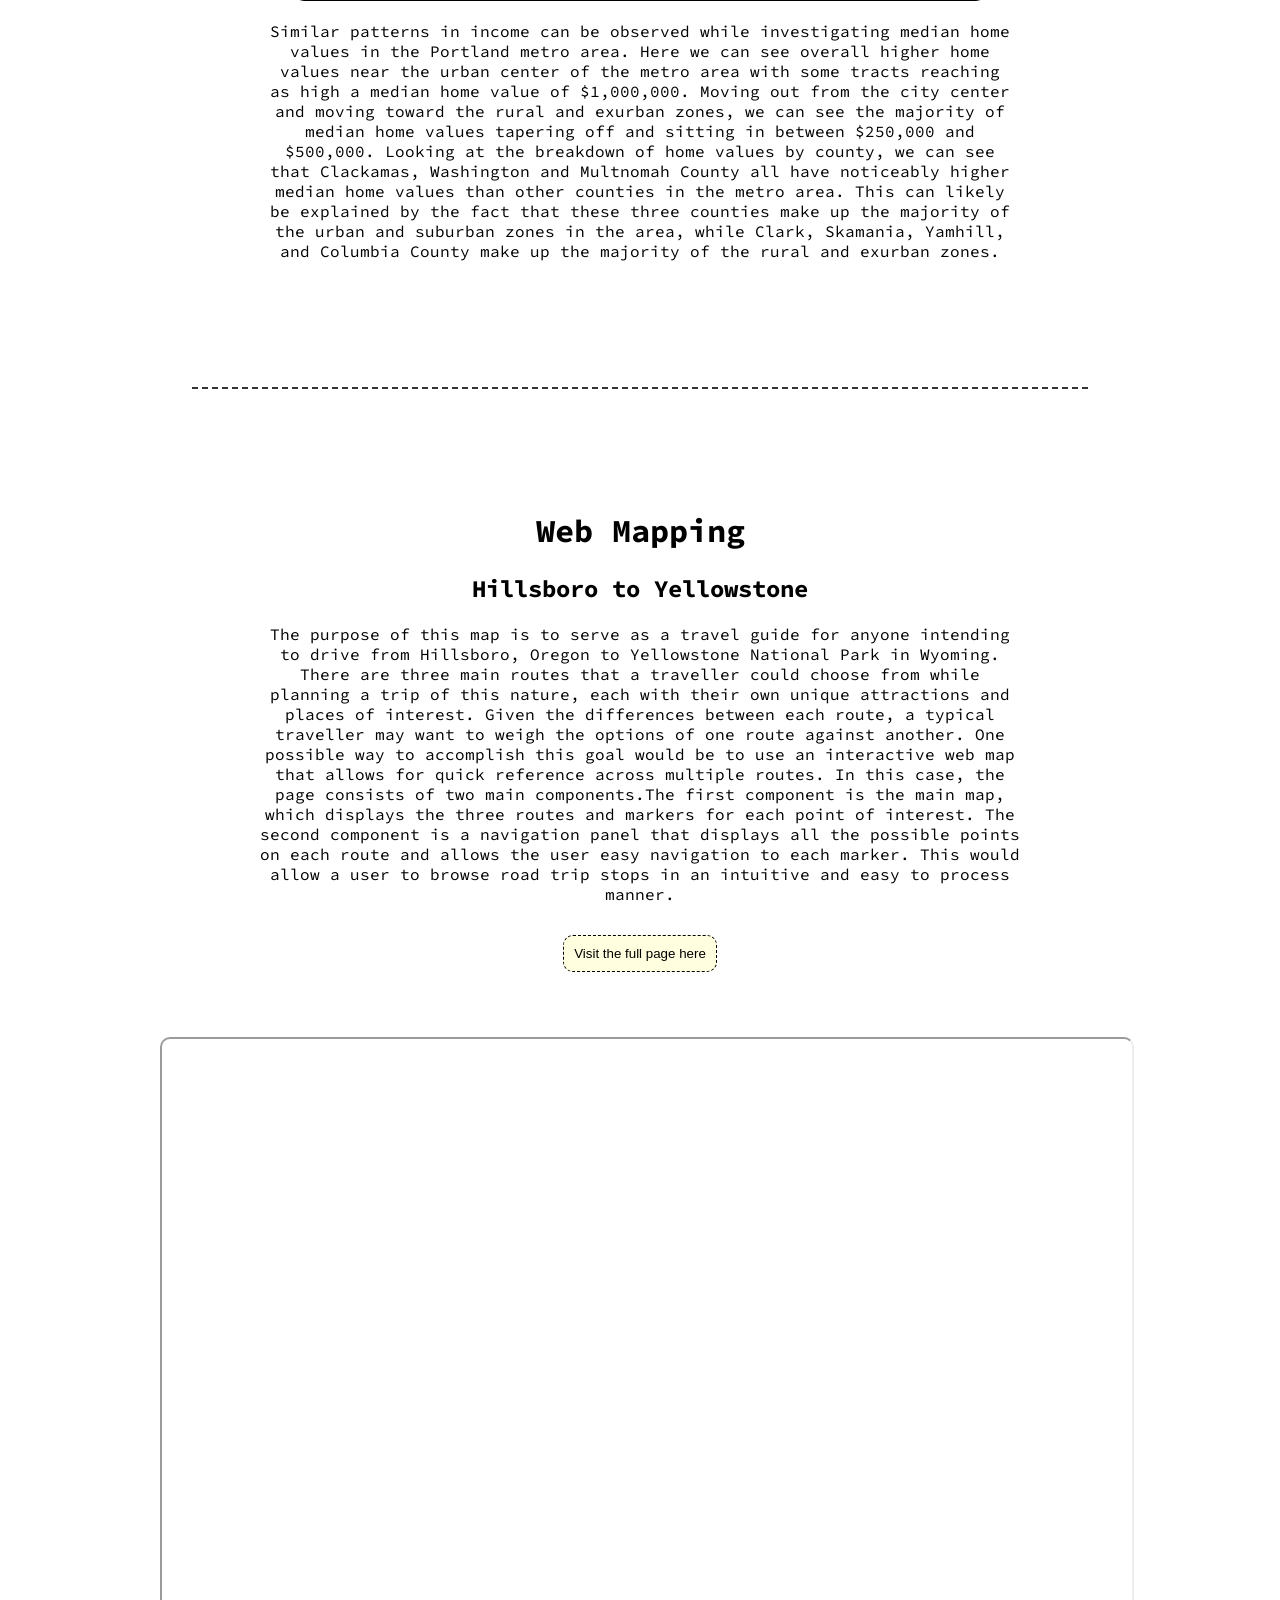
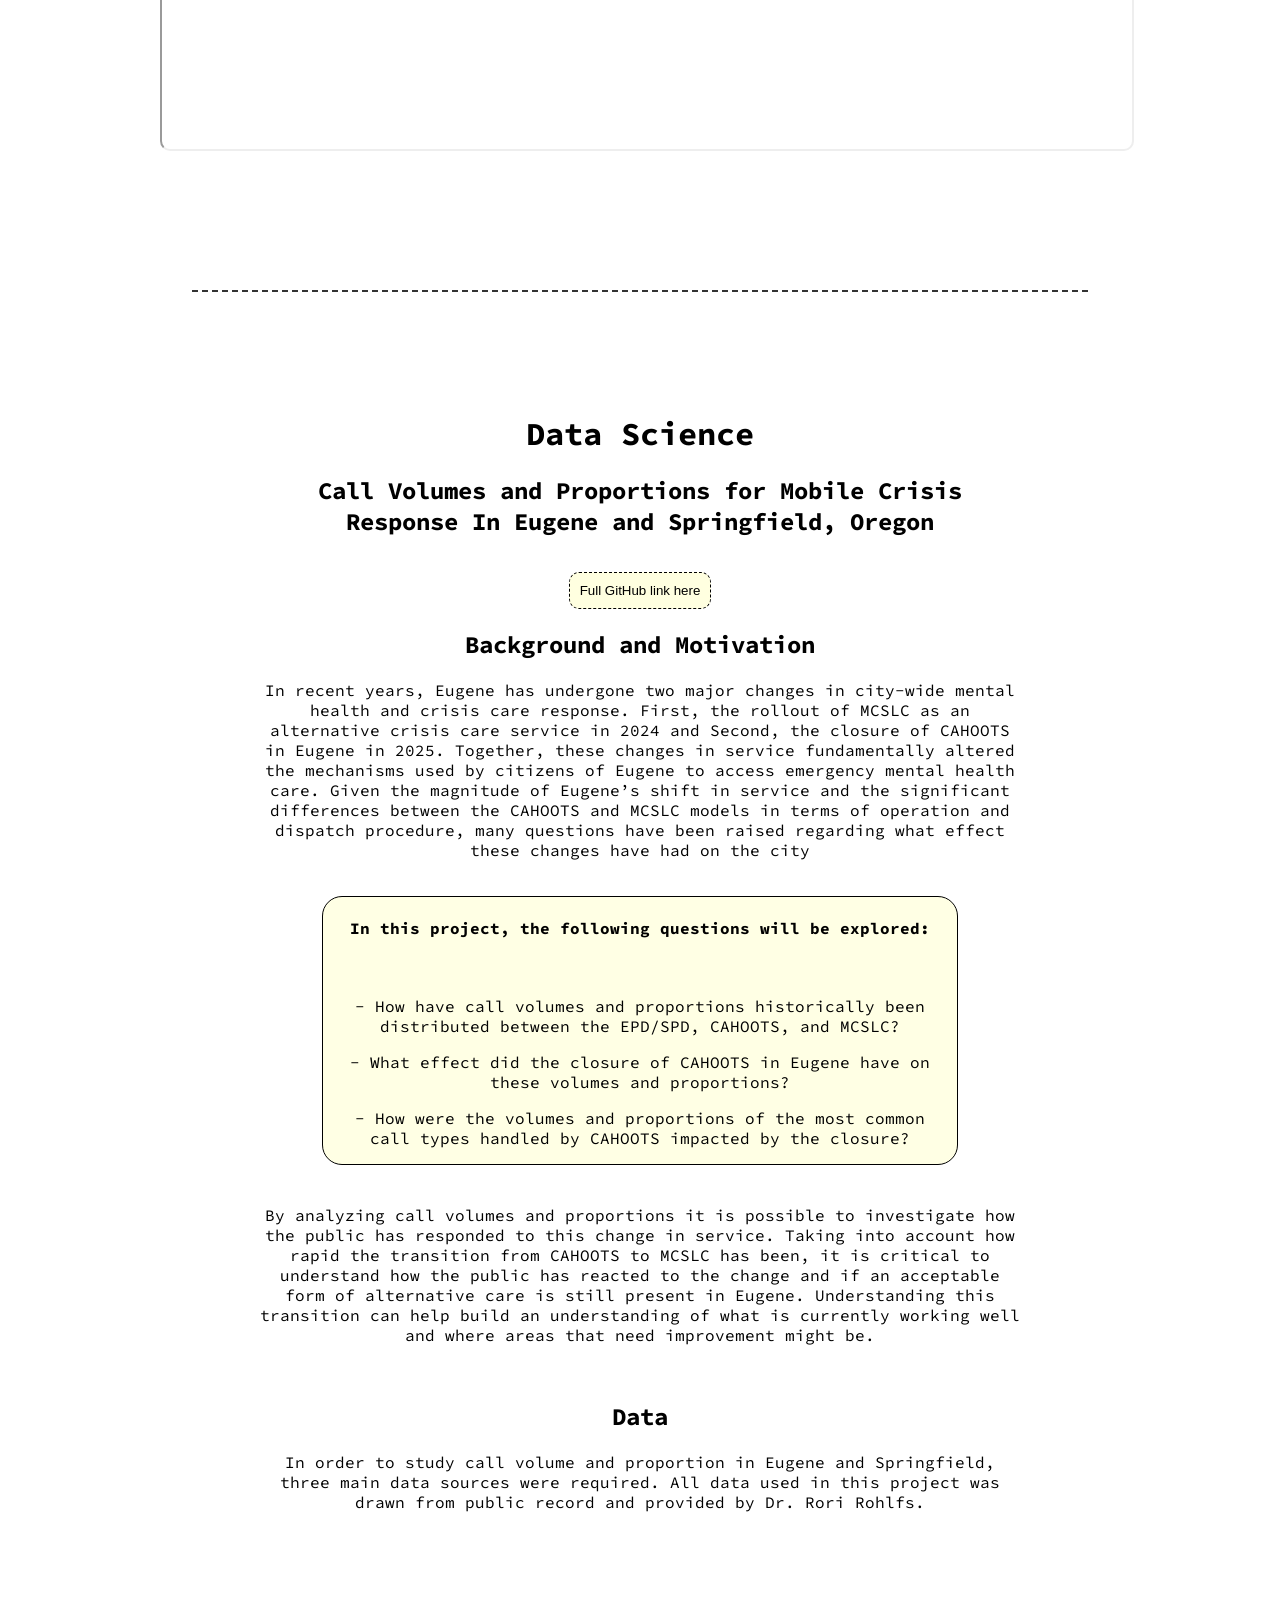
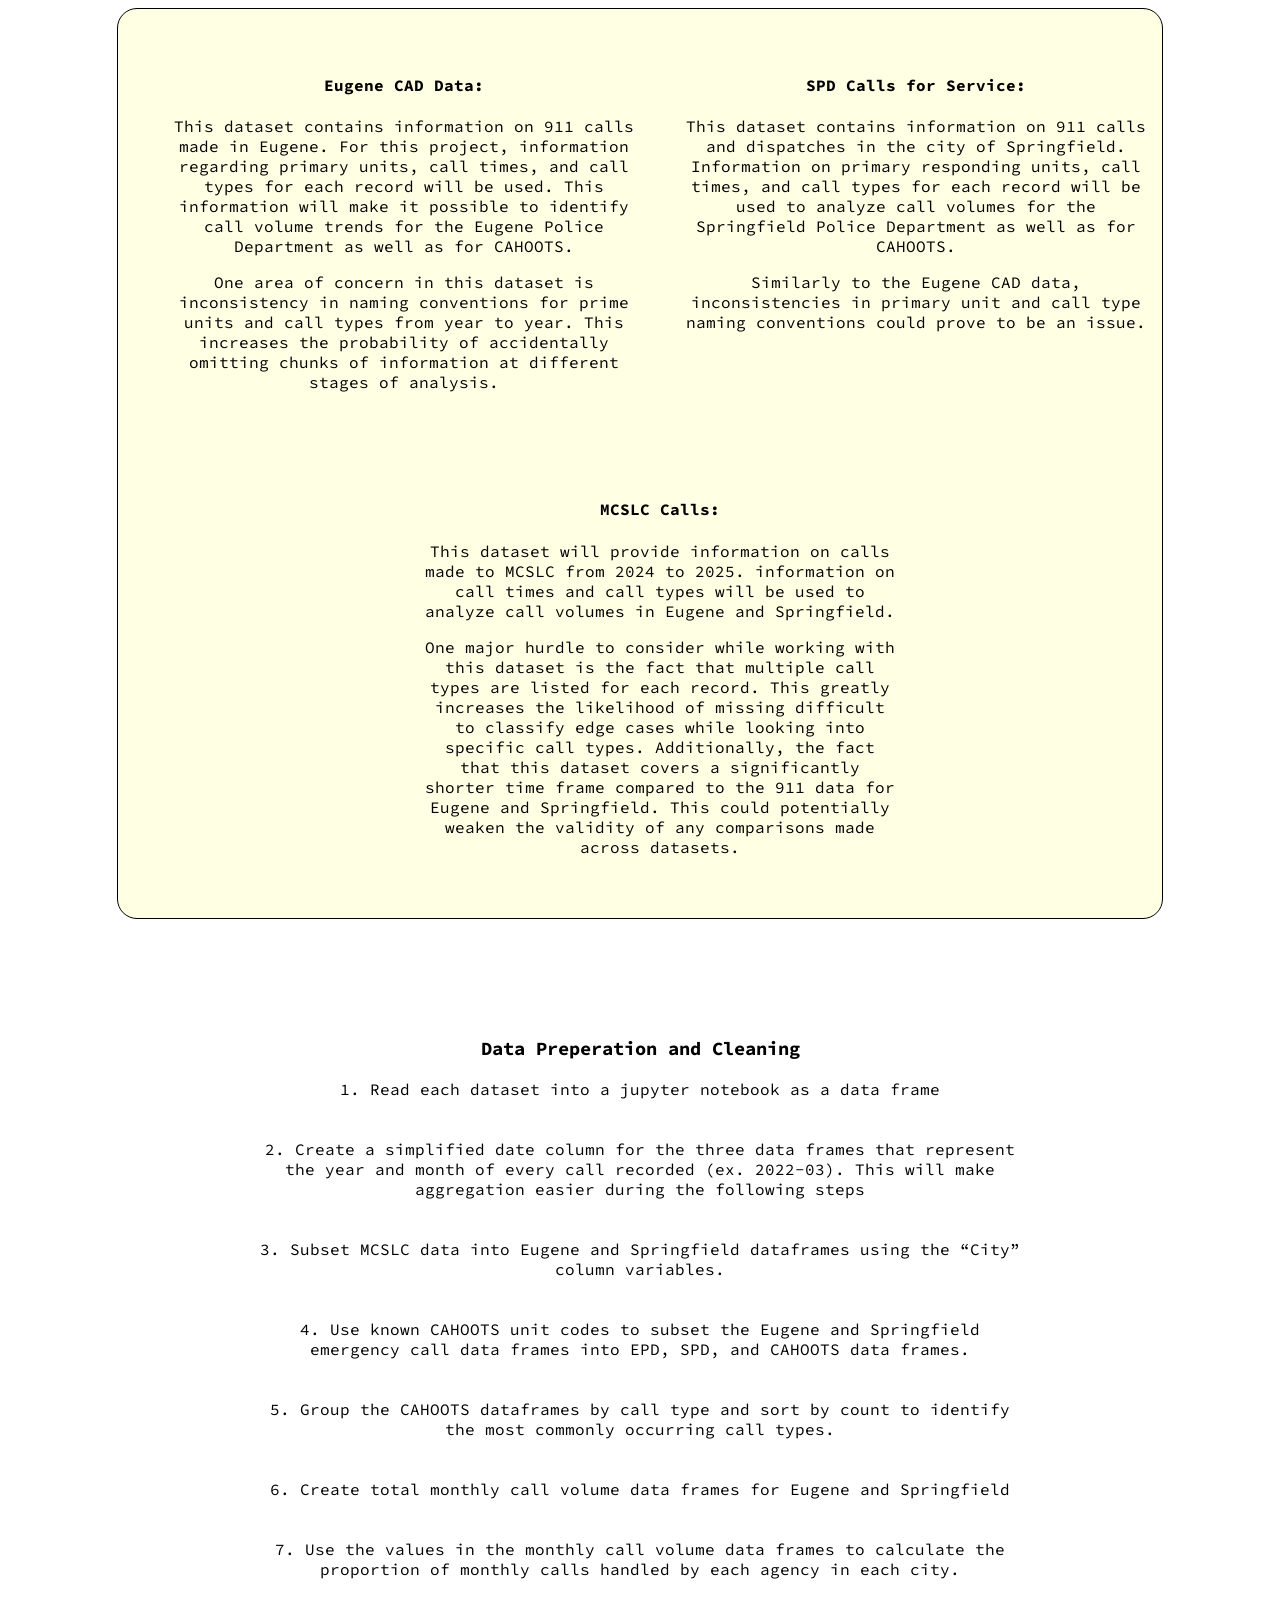
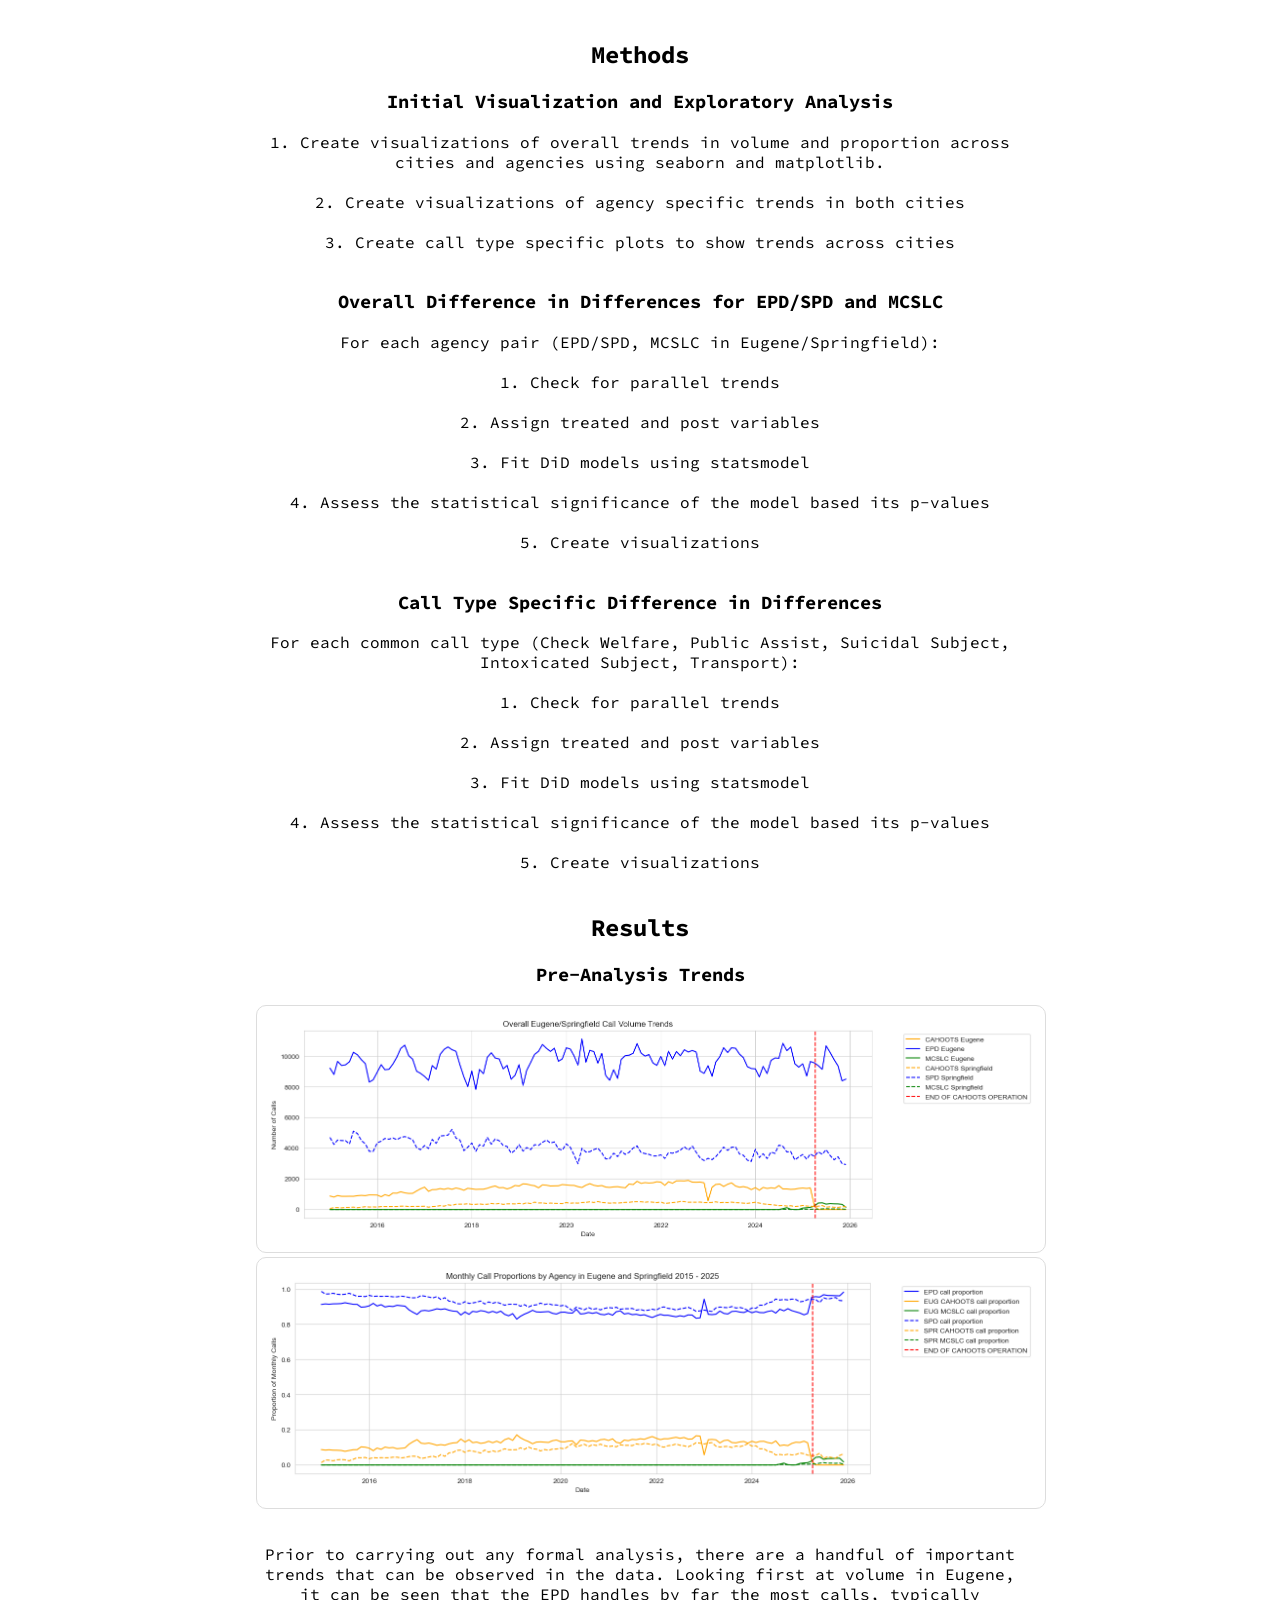
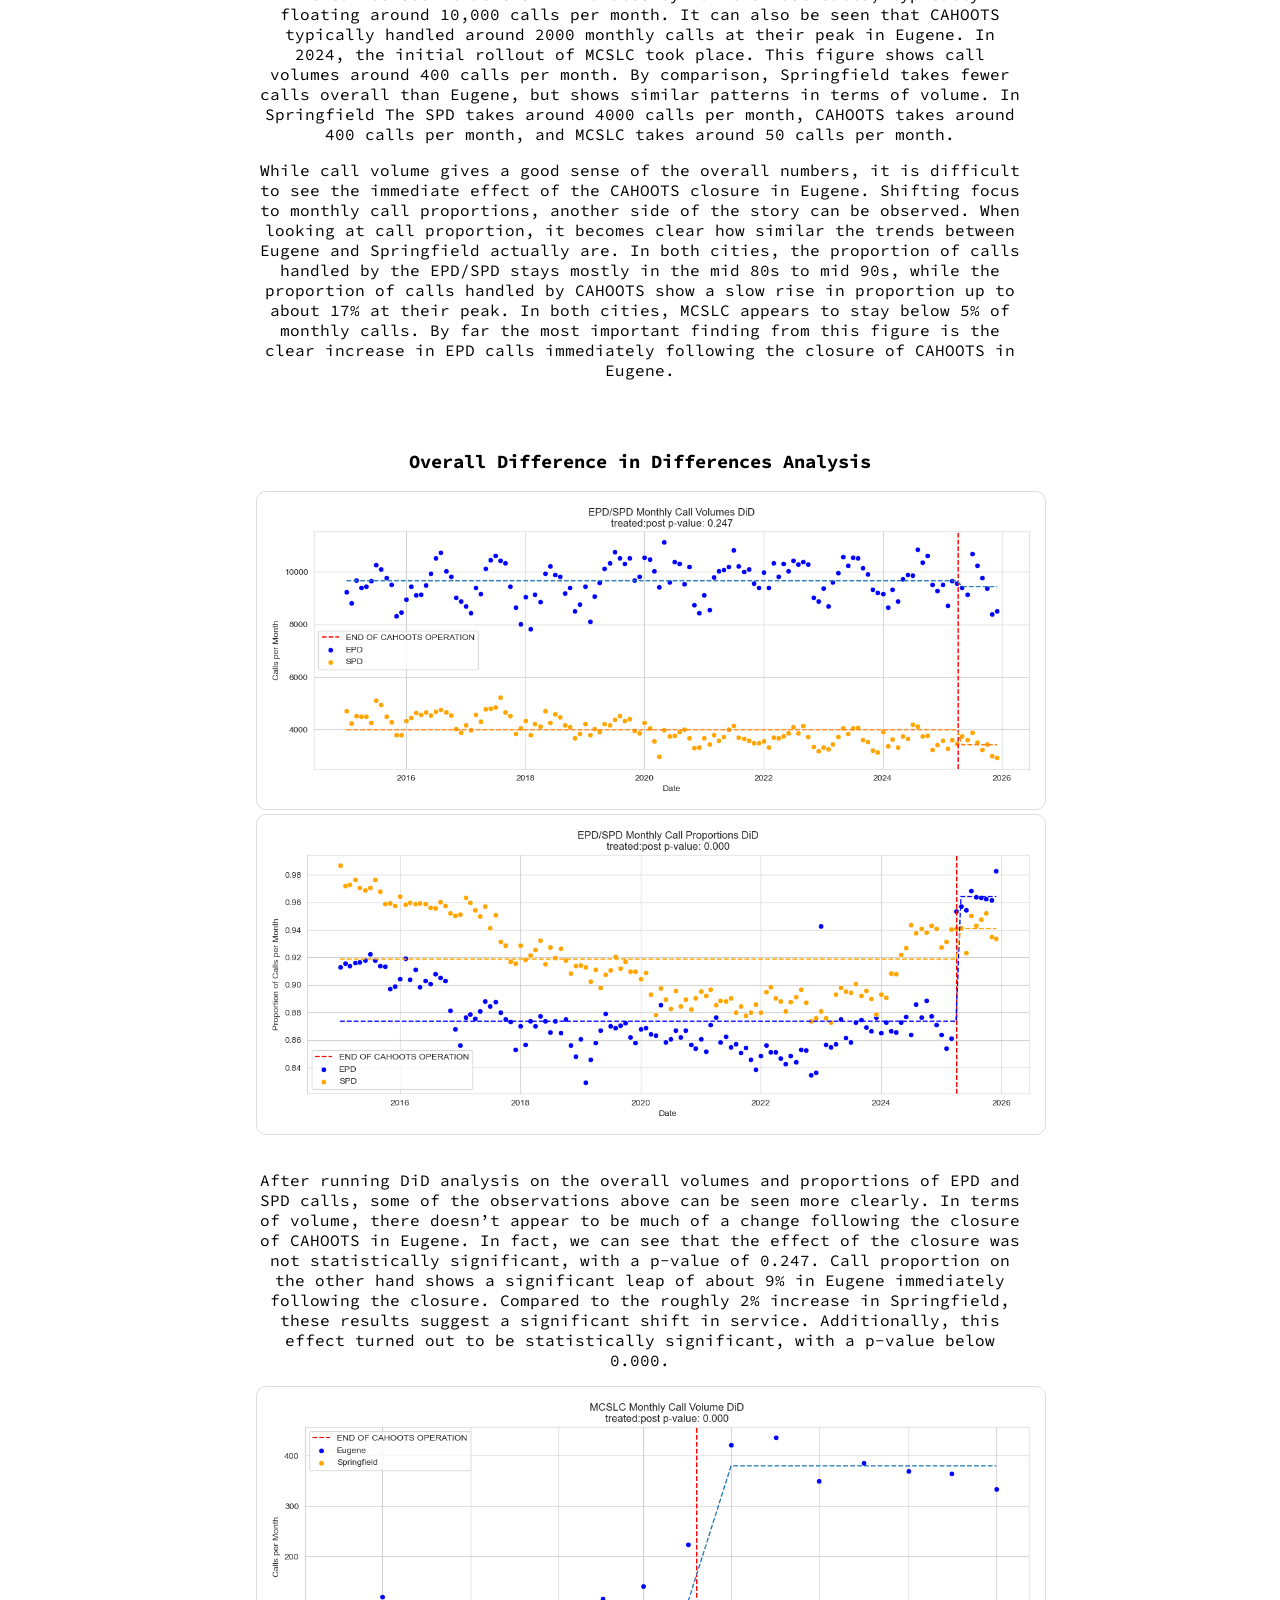
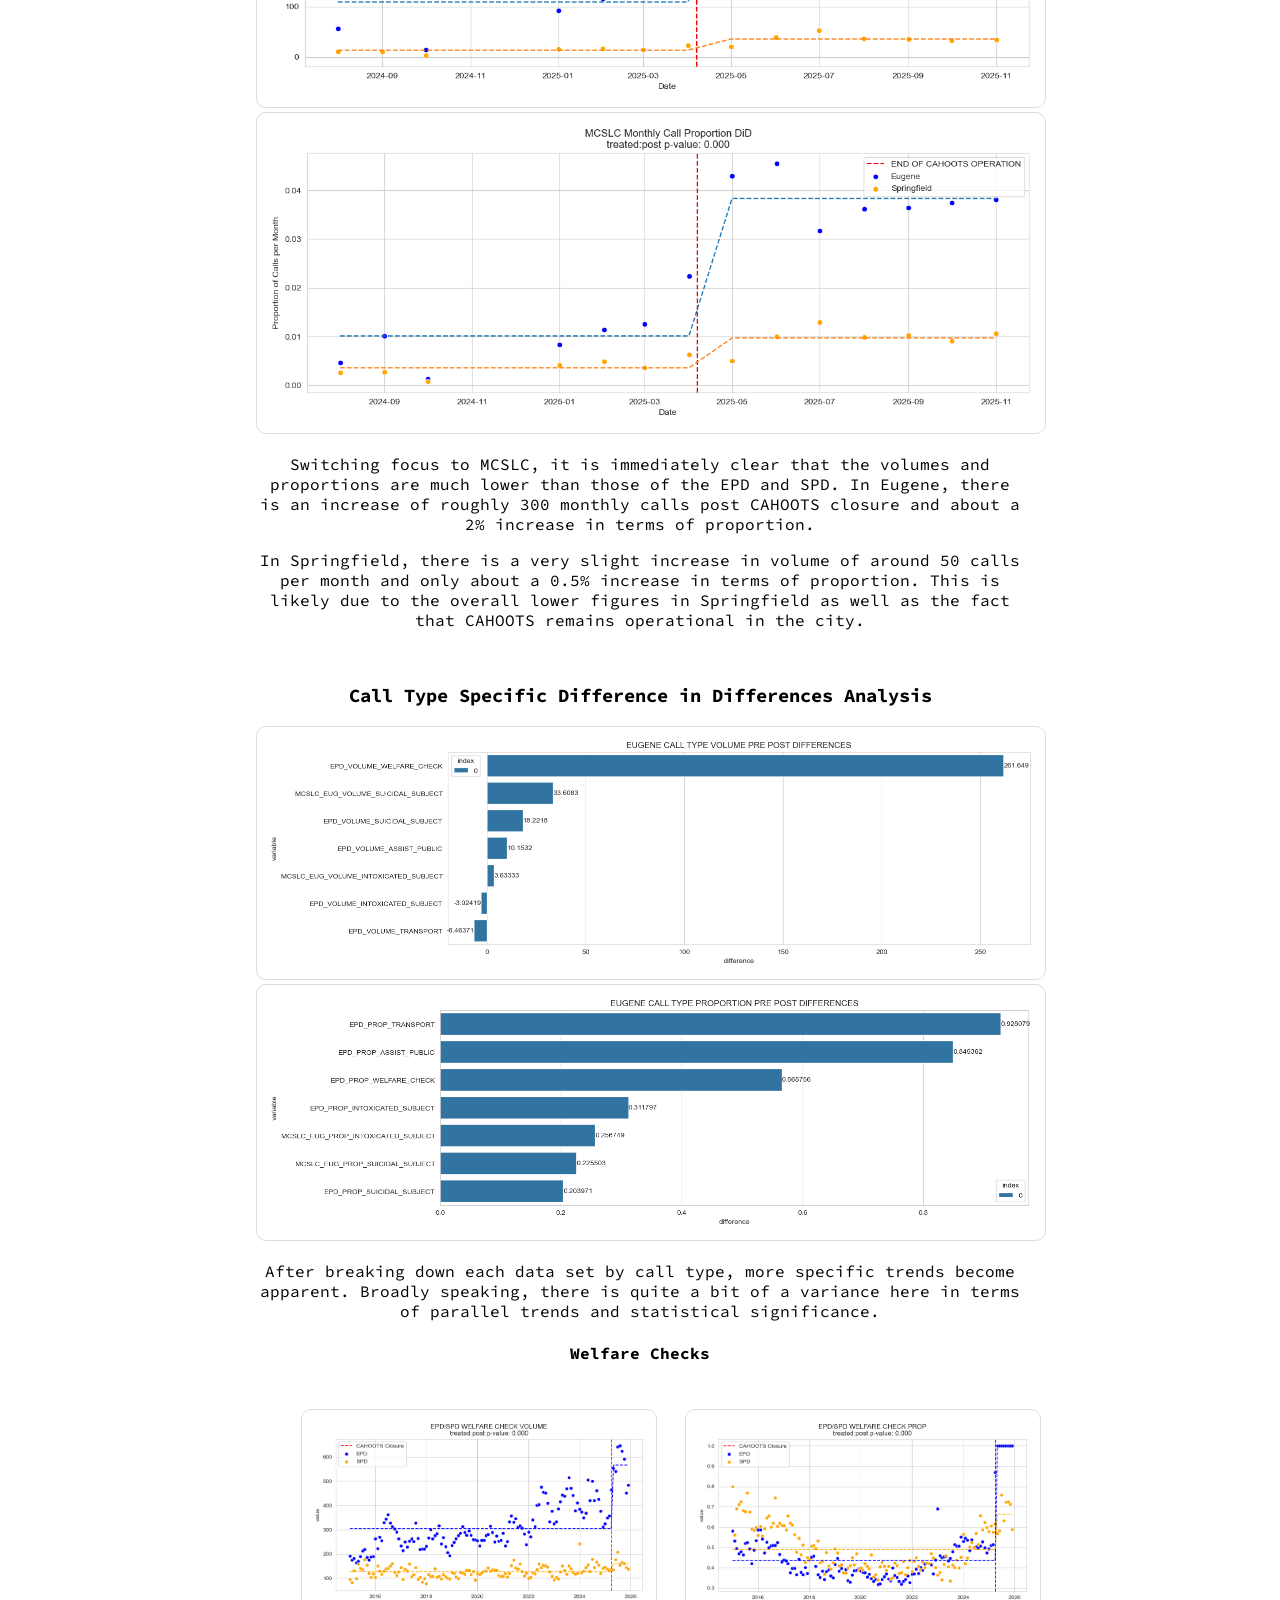
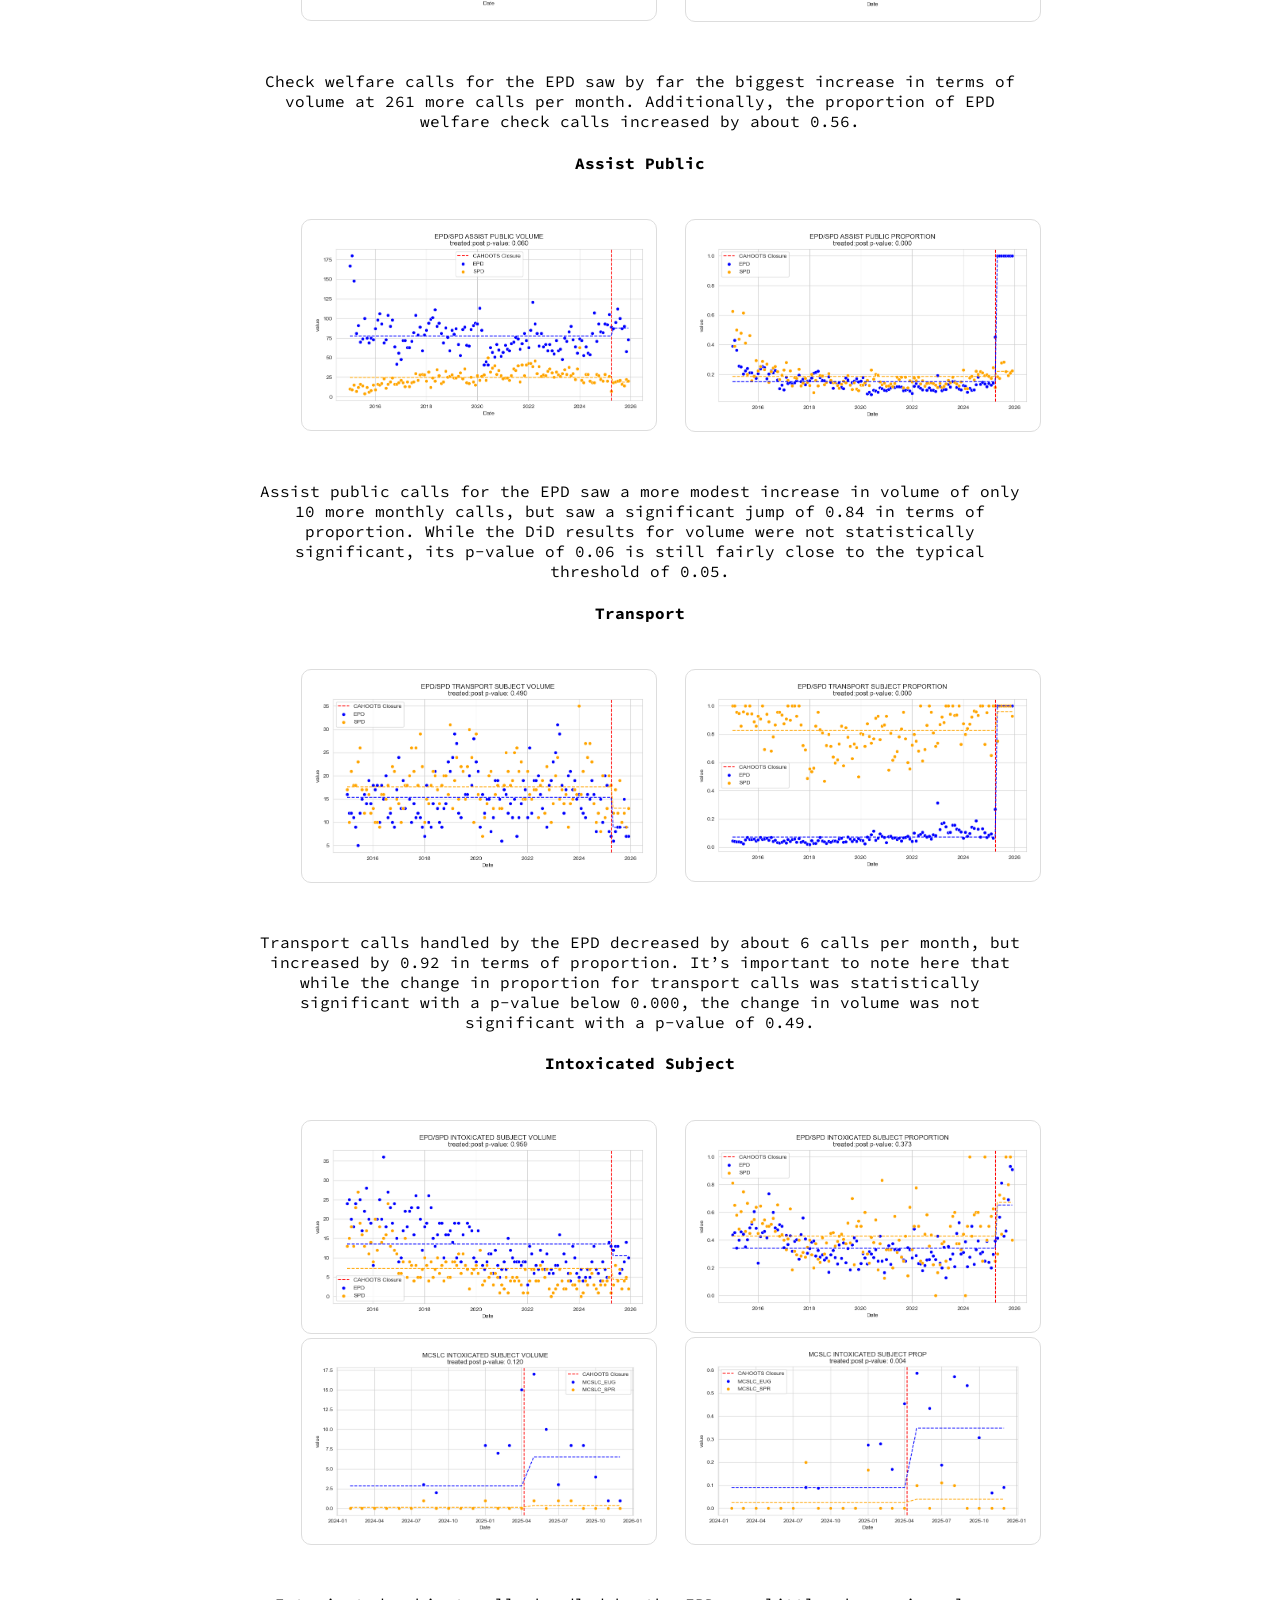
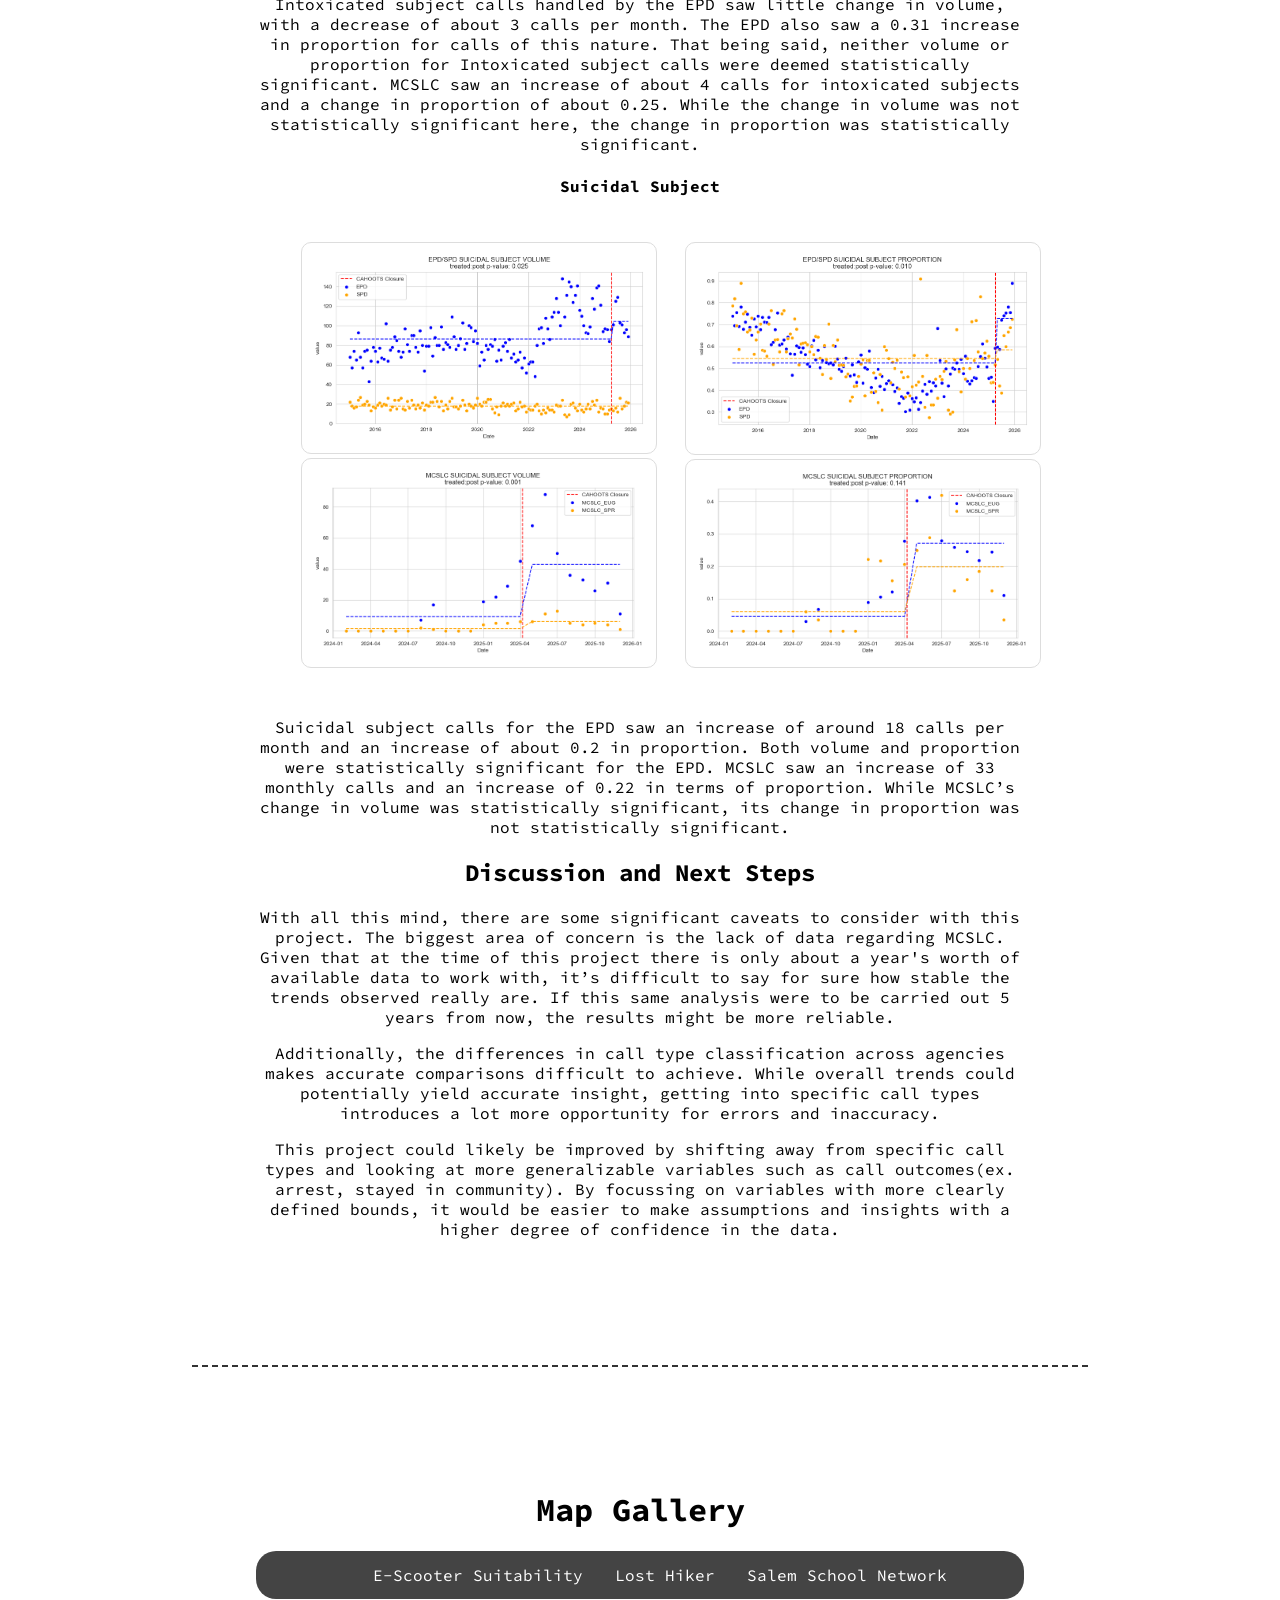
<file: index2.html>
<!DOCTYPE html>
<html>

  <head>
    <meta charset='utf-8' />
    <title>Leo Uhlig Personal Website</title>

    
    <link rel="preconnect" href="https://fonts.googleapis.com">
    <link rel="preconnect" href="https://fonts.gstatic.com" crossorigin>
    <link href="https://fonts.googleapis.com/css2?family=Source+Code+Pro:ital,wght@0,200..900;1,200..900&display=swap" rel="stylesheet">
    
    <link rel="stylesheet" href="files/styles/personal_site_styles.css">

  </head>

  <body id="home">

    <header id="header">
        <nav class="navbar">
          <ul>
            <li><a href="#home">Home</a></li>
            <li><a href="files/LEO UHLIG RESUME (9).pdf">CV</a></li>
            <li><a href="#SpatialDemography">Spatial Demography Portfolio</a></li>
            <li><a href="#WebMapping">Webmapping Portfolio</a></li>
            <li><a href="#DSCI">Data Science Portfolio</a></li>
            <li><a href="#MapGallery">Map Gallery</a></li>
          </ul>
        </nav>
      </header>


      <div class="button-grid" style="width: 55%; padding-top: 100px;">

        <img src="files/36a_0315.jpeg" alt="Leo Uhlig" width="350", height="350" style="border-radius: 10%; border: none; background-color: #fffff0;">
        
        <div>
            <h1 style="margin-top: -10px;">Leo Uhlig</h1>
            <p>
            I am a recent graduate with a bachelor's degree in data science and geography from the University of Oregon.
            My studies have helped me develop an appreciation for using technology to solve complex problems and make data driven inferences.
                In my time at UO I have studied a broad range of topics including machine learning, web-mapping, GIS related analysis, and spatial demography.
                As I begin my career, I look forward to using these skills to make differences in my community.
            </p>
        </div>
      </div>

      <div class="contact-panel">
        <h4>Get in contact with me</h4>
        <p>EMAIL: leo.r.uhlig@gmail.com | GITHUB: luhlig123</p>
      </div>

      <!--EXPLORE MY WORK BUBBLE-->
      <h3 class="Bio">
        Explore My Projects:
      </h3>

      <div class="button-grid">

        <a href="#SpatialDemography" class="grid-button" style="background-color: #ffffe4;">
            <h2>Spatial Demography</h2>
            <p>Income and Home Values in Portland, Oregon</p>
        </a>

        <a href="#DSCI" class="grid-button" style="background-color: #ffffe4;">
            <h2>Data Science</h2>
            <p>Mobile Crisis Response in Eugene, Oregon</p>
        </a>

        <a href="#WebMapping" class="grid-button" style="background-color: #ffffe4;">
            <h2>Web Mapping</h2>
            <p>Portland to Yellowstone</p>
        </a>

        <a href="#MapGallery" class="grid-button" style="background-color: #ffffe4;">
            <h2>Map Gallery</h2>
            <p>Projects and Maps Made with ArcGIS</p>
        </a>

        

      </div>     

      <hr class="divider">

      <!--SPATIAL DEMOGRAPHY PORTFOLIO-->
      <div>
      <div class = "portfolio" id="SpatialDemography">
        <h1>
          Spatial Demography
        </h1>

        <!--portland portfolio-->
        <h2>
          Income and Home Values in Portland, Oregon
        </h2>

        <h3>
          Population of The Portland Metro Area
        </h3>
        <label class="zoom-box">
          <input type="checkbox">
          <img src="files/portfolio_figs/portland_pop_fig.png" alt="Portland Metro Area Population Figures" width="90%" class="image-link">
        </label>
        <p>
          The Portland metropolitan area consists of seven counties located in Oregon and Washington. 
          With a population of 650,000 people, Portland is the largest city in Oregon.
          The figure above to the left shows the population distribution in the metro area by census tract. 
          We can see clusters of high and low population interspersed throughout the region, 
          with the majority of high population tracts located near the city center. 
          After classifying tracts into population density classes, this pattern is easier to detect. 
          The figure above to the right clearly identifies an urban and suburban core, surrounded by exurban zones. 
        </p>

        <h3>
          Median Income in Portland
        </h3>
        <label class="zoom-box">
          <input type="checkbox">
          <img src="files/portfolio_figs/portland_income_fig.png" alt="Portland Income Figures" width="90%" class="image-link">
        </label>

        <p>
          The overall median income in the Portland metro area sits around $91,000 per year. 
          Looking tract by tract, we can see higher incomes located closer to the city center with some tracts reaching as high as a median $200,000 per year. 
          Referencing the population figures above, we can see that most of these higher income areas line up with urban and suburban zones. 
          Expanding outward to look at rural and exurban zones, we can see higher frequencies of tracts with lower median incomes.
        </p>

        <h3>
          Median Home Value in Portland
        </h3>
        <label class="zoom-box">
          <input type="checkbox">
          <img src="files/portfolio_figs/portland_home_val_fig.png" alt="Portland Median Home Value Figures" width="90%" class="image-link">
        </label>
        
        <p>
          Similar patterns in income can be observed while investigating median home values in the Portland metro area. 
          Here we can see overall higher home values near the urban center of the metro area with some tracts reaching as high a median home value of $1,000,000. 
          Moving out from the city center and moving toward the rural and exurban zones, 
          we can see the majority of median home values tapering off and sitting in between $250,000 and $500,000. 
          Looking at the breakdown of home values by county, we can see that Clackamas, 
          Washington and Multnomah County all have noticeably higher median home values than other counties in the metro area. 
          This can likely be explained by the fact that these three counties make up the majority of the urban and suburban zones in the area, 
          while Clark, Skamania, Yamhill, and Columbia County make up the majority of the rural and exurban zones.  
        </p>
      </div>
      </div>
      
      <hr class="divider"/>


      <!--WEB MAPPING PORTFOLIO-->
      <div class="portfolio" id="WebMapping">
        <h1>
          Web Mapping
       </h1>
       <h2>
        Hillsboro to Yellowstone
       </h2>
       <p>
        The purpose of this map is to serve as a travel guide for anyone intending to drive from Hillsboro, 
        Oregon to Yellowstone National Park in Wyoming. There are three main routes that a traveller could choose from while planning a trip of this nature, 
        each with their own unique attractions and places of interest. Given the differences between each route, 
        a typical traveller may want to weigh the options of one route against another. 
        One possible way to accomplish this goal would be to use an interactive web map that allows for quick reference across multiple routes. 
        In this case, the page consists of two main components.The first component is the main map, 
        which displays the three routes and markers for each point of interest. The second component is a navigation panel that displays all 
        the possible points on each route and allows the user easy navigation to each marker.  
        This would allow a user to browse road trip stops in an intuitive and easy to process manner. 
       </p>

       <button class="return-button" onclick="window.location.href='https://luhlig123.github.io/WebMapping/final_project/structure/Yellowstone.html';">
        Visit the full page here
      </button>

    </div>
      
      <div class="webmap" style="width: 75%;">
        <iframe class="webmap" name="my-inline-frame" src="https://luhlig123.github.io/WebMapping/final_project/structure/Yellowstone.html" width="100%" height="700" title="Embedded Content"></iframe>
      </div>

    

      <div style="padding-bottom: 10px;"></div>

      <hr class="divider">

      <!--DSCI PORTFOLIO-->
      <div class="portfolio" id="DSCI">
        <h1>
            Data Science
        </h1>
        <h2>
            Call Volumes and Proportions for Mobile Crisis Response In Eugene and Springfield, Oregon
        </h2>

        <button class="return-button" onclick="window.location.href='https://github.com/luhlig123/DataScienceInAction';">
            Full GitHub link here
        </button>


        <!--BACKGROUND AND MOTIVATION SETCTION-->
        <h2>
            Background and Motivation
        </h2>

        <p>
            In recent years, Eugene has undergone two major changes in city-wide mental health and crisis care response.
             First, the rollout of MCSLC as an alternative crisis care service in 2024 and Second, 
             the closure of CAHOOTS in Eugene in 2025. Together, these changes in service fundamentally altered the mechanisms 
             used by citizens of Eugene to access emergency mental health care. Given the magnitude of Eugene’s shift in service 
             and the significant differences between the CAHOOTS and MCSLC models in terms of operation and dispatch procedure, 
             many questions have been raised regarding what effect these changes have had on the city
        </p>

        <br>

        <div class="content-bubble" style="padding-left: 10px; padding-right: 10px;">    
            <h4>In this project, the following questions will be explored:</h4>

            <br>
            
            <p>- How have call volumes and proportions historically been  distributed between the EPD/SPD, CAHOOTS, and MCSLC?</p>
            
            <p>- What effect did the closure of CAHOOTS in Eugene have on these volumes and proportions?</p>
            
            <p>- How were the volumes and proportions of the most common call types handled by CAHOOTS impacted by the closure?</p>
        </div>
        
        
        <p>
            By analyzing call volumes and proportions it is possible to investigate how the public has responded 
            to this change in service. Taking into account how rapid the transition from CAHOOTS to MCSLC has been, 
            it is critical to understand how the public has reacted to the change and if an acceptable form of alternative 
            care is still present in Eugene. Understanding this transition can help build an understanding of what is currently 
            working well and where areas that need improvement might be.
        </p>

        <br>

        <!--DATA SETCTION-->

        <h2>
            Data
        </h2>

        <p>
            In order to study call volume and proportion in Eugene and Springfield, three main data sources were required. 
            All data used in this project was drawn from public record and provided by Dr. Rori Rohlfs.
        </p>

        <br>
    </div>

    <div class="content-bubble" style="padding-left: 10px; padding-right: 10px; width: 80%;">
        
        <div class="row">
            <div class="column">
                <h4>
                    Eugene CAD Data:
                </h4>

                <p>
                    This dataset contains information on 911 calls made in Eugene. For this project, information 
                    regarding primary units, call times, and call types for each record will be used. This information will 
                    make it possible to identify call volume trends for the Eugene Police Department as well as for CAHOOTS.
                </p>

                <p>
                    One area of concern in this dataset is inconsistency in naming conventions for prime units and call types from year to year. 
                    This increases the probability of accidentally omitting chunks of information at different stages of analysis. 
                </p>
            </div>
            <div class="column">
                <h4>
                    SPD Calls for Service:
                </h4>

                <p>
                    This dataset contains information on 911 calls and dispatches in the city of Springfield. 
                    Information on primary responding units, call times, and call types for each record will be used to 
                    analyze call volumes for the Springfield Police Department as well as for CAHOOTS.
                </p>

                <p>
                    Similarly to the Eugene CAD data, inconsistencies in primary unit and call type naming conventions could prove to be an issue. 
                </p>
            </div>
        </div>
        <div class="row">
            <div class="column" style="padding-inline: 25%;">
                <h4>
                    MCSLC Calls: 
                </h4>

                <p>
                    This dataset will provide information on calls made to MCSLC from 2024 to 2025. 
                    information on call times and call types will be used to analyze call volumes in Eugene and Springfield.
                </p>
                <p>
                    One major hurdle to consider while working with this dataset is the fact that multiple call types are listed for each record. 
                    This greatly increases the likelihood of missing difficult to classify edge cases while looking into specific call types. 
                    Additionally, the fact that this dataset covers a significantly shorter time frame compared to the 911 data for Eugene and 
                    Springfield. This could potentially weaken the validity of any comparisons made across datasets.
                </p>
            </div>
        </div>
    </div>

        
    <div class="portfolio">
            <h3>
                Data Preperation and Cleaning
            </h3>

            <p>
                1. Read each dataset into a jupyter notebook as a data frame <br><br><br>

                2. Create a simplified date column for the three data frames that represent the year and month of every call recorded (ex. 2022-03). 
                This will make aggregation easier during the following steps <br><br><br>

                3. Subset MCSLC data into Eugene and Springfield dataframes using the “City” column variables. <br><br><br>

                4. Use known CAHOOTS unit codes to subset the Eugene and Springfield emergency call data frames into EPD, SPD, and CAHOOTS data frames. <br><br><br>

                5. Group the CAHOOTS dataframes by call type and sort by count to identify the most commonly occurring call types. <br><br><br>

                6. Create total monthly call volume data frames for Eugene and Springfield <br><br><br>

                7. Use the values in the monthly call volume data frames to calculate the proportion of monthly calls handled by each agency in each city. <br><br><br>
            </p>

        <!--METHODS SETCTION-->

        <h2>
            Methods
        </h2>

        <h3>
            Initial Visualization and Exploratory Analysis           
        </h3>
        <p>
            1. Create visualizations of overall trends in volume and proportion across cities and agencies using seaborn and matplotlib. <br><br>

            2. Create visualizations of agency specific trends in both cities <br><br>

            3. Create call type specific plots to show trends across cities <br><br>
        </p>

        <h3>
            Overall Difference in Differences for EPD/SPD and MCSLC
        </h3>

        <p>
            For each agency pair (EPD/SPD, MCSLC in Eugene/Springfield): <br><br>

            1. Check for parallel trends <br><br>

            2. Assign treated and post variables <br><br>

            3. Fit DiD models using statsmodel <br><br>

            4. Assess the statistical significance of the model based its p-values <br><br>

            5. Create visualizations <br><br>
        </p>

        <h3>
            Call Type Specific Difference in Differences
        </h3>

        <p>
            For each common call type (Check Welfare, Public Assist, Suicidal Subject, Intoxicated Subject, Transport): <br><br>

            1. Check for parallel trends <br><br>

            2. Assign treated and post variables <br><br>

            3. Fit DiD models using statsmodel <br><br>

            4. Assess the statistical significance of the model based its p-values <br><br>

            5. Create visualizations <br><br>
        </p>

        <!--RESULTS SETCTION-->

        <h2>
            Results
        </h2>

        <h3>
            Pre-Analysis Trends
        </h3>

        <label class = "zoom-box">
            <input type = "checkbox">
            <img src="files/DSCI_410/ALL_VOLUME.png" alt="Overall Volume Trends" width="100%" class="image-link" style="border: 1px solid #ddd;;">
        </label>     
        <label class = "zoom-box">
            <input type = "checkbox">
            <img src="files/DSCI_410/ALL_PROPORTIONS.png" alt="Overall Proportion Trends" width="100%" class="image-link" style="border: 1px solid #ddd;;">
        </label>     

        <p style="padding-top: 15px;"> 
            Prior to carrying out any formal analysis, there are a handful of important trends that can be observed in the data. 
            Looking first at volume in Eugene, it can be seen that the EPD handles by far the most calls, typically floating around 
            10,000 calls per month. It can also be seen that CAHOOTS typically handled around 2000 monthly calls at their peak in 
            Eugene. In 2024, the initial rollout of MCSLC took place. This figure shows call volumes around 400 calls per month. 
            By comparison, Springfield takes fewer calls overall than Eugene, but shows similar patterns in terms of volume. 
            In Springfield The SPD takes around 4000 calls per month, CAHOOTS takes around 400 calls per month, and MCSLC takes 
            around 50 calls per month.
        </p>
        <p style="padding-bottom: 15px;">
            While call volume gives a good sense of the overall numbers, it is difficult to see the immediate effect of the CAHOOTS
             closure in Eugene. Shifting focus to monthly call proportions, another side of the story can be observed. When looking 
             at call proportion, it becomes clear how similar the trends between Eugene and Springfield actually are. In both cities, 
             the proportion of calls handled by the EPD/SPD stays mostly in the mid 80s to mid 90s, while the proportion of calls 
             handled by CAHOOTS show a slow rise in proportion up to about 17% at their peak. In both cities, MCSLC appears to stay 
             below 5% of monthly calls. By far the most important finding from this figure is the clear increase in EPD calls immediately 
             following the closure of CAHOOTS in Eugene.
        </p>

        <br>
        <h3>
            Overall Difference in Differences Analysis
        </h3>

        <label class = "zoom-box">
            <input type = "checkbox">
            <img src="files/DSCI_410/report_visualizations/AGENCY_DID/EPD_VOL_DID.png" alt="EPD and SPD Volume Trends" width="100%" class="image-link" style="border: 1px solid #ddd;;">
        </label>     
        <label class = "zoom-box">
            <input type = "checkbox">
            <img src="files/DSCI_410/report_visualizations/AGENCY_DID/EPD_PROP_DID.png" alt="EPD and SPD Proportion Trends" width="100%" class="image-link" style="border: 1px solid #ddd;;">
        </label>     

        <p style="padding-top: 15px;">
            After running DiD analysis on the overall volumes and proportions of EPD and SPD calls, some of the 
            observations above can be seen more clearly. In terms of volume, there doesn’t appear to be much of 
            a change following the closure of CAHOOTS in Eugene. In fact, we can see that the effect of the closure 
            was not statistically significant, with a p-value of 0.247. Call proportion on the other hand shows a significant
             leap of about 9% in Eugene immediately following the closure. Compared to the roughly 2% increase in Springfield, 
             these results suggest a significant shift in service. Additionally, this effect turned out to be statistically 
             significant, with a p-value below 0.000. 
        </p>

        <label class = "zoom-box">
            <input type = "checkbox">
            <img src="files/DSCI_410/report_visualizations/AGENCY_DID/MCSLC_VOL_DID.png" alt="MCSLC DiD Volume Trends" width="100%" class="image-link" style="border: 1px solid #ddd;;">
        </label>     
        <label class = "zoom-box">
            <input type = "checkbox">
            <img src="files/DSCI_410/report_visualizations/AGENCY_DID/MCSLC_PROP_DID.png" alt="MCSLC DiD Proportion Trends" width="100%" class="image-link" style="border: 1px solid #ddd;;">
        </label>

        <p>
            Switching focus to MCSLC, it is immediately clear that the volumes and proportions are much lower than those of the 
            EPD and SPD. In Eugene, there is an increase of roughly 300 monthly calls post CAHOOTS closure and about a 
            2% increase in terms of proportion. 
        </p>
        <p>
            In Springfield, there is a very slight increase in volume of around 50 calls per month and only about a 
            0.5% increase in terms of proportion. This is likely due to the overall lower figures in Springfield as 
            well as the fact that CAHOOTS remains operational in the city.
        </p>

        <br>
        <h3>
            Call Type Specific Difference in Differences Analysis
        </h3>

        <label class = "zoom-box">
            <input type = "checkbox">
            <img src="files/DSCI_410/CALL_TYPE_VOL_DIF.png" alt="Call Type Volume Trends" width="100%" class="image-link" style="border: 1px solid #ddd;;">
        </label>     
        <label class = "zoom-box">
            <input type = "checkbox">
            <img src="files/DSCI_410/CALL_TYPE_PROP_DIFF.png" alt="Call Type Proportion Trends" width="100%" class="image-link" style="border: 1px solid #ddd;;">
        </label>

        <p>
            After breaking down each data set by call type, more specific trends become apparent. 
            Broadly speaking, there is quite a bit of a variance here in terms of parallel trends and statistical significance. 
        </p>


        <!--WELFARE CHECKS-->

        <h4>
            Welfare Checks
        </h4>
        <div class="row" style="width: 100%;">
            <div class="column">
                <label class = "zoom-box">
                    <input type = "checkbox">
                    <img src="files/DSCI_410/report_visualizations/WELFARE/EPD_WELFARE_VOL_DID.png" alt="Welfare Check Volume Trends" width="100%" class="image-link" style="border: 1px solid #ddd;;">
                </label>  
            </div>

            <div class="column">
                <label class = "zoom-box">
                    <input type = "checkbox">
                    <img src="files/DSCI_410/report_visualizations/WELFARE/EPD_WELFARE_PROP_DID.png" alt="Welfare Check Proportion Trends" width="100%" class="image-link" style="border: 1px solid #ddd;;">
                </label>  
            </div>
        </div>

        <p>
            Check welfare calls for the EPD saw by far the biggest increase in terms of volume at 261 more calls per month. 
            Additionally, the proportion of EPD welfare check calls increased by about 0.56.
        </p>

        <!--ASSIST PUBLIC-->

        <h4>
            Assist Public
        </h4>
        <div class="row" style="width: 100%;">
            <div class="column">
                <label class = "zoom-box">
                    <input type = "checkbox">
                    <img src="files/DSCI_410/report_visualizations/ASSIST_PUBLIC/EPD_ASSIST_VOL_DID.png" alt="Assist Public Volume Trends" width="100%" class="image-link" style="border: 1px solid #ddd;;">
                </label>  
            </div>

            <div class="column">
                <label class = "zoom-box">
                    <input type = "checkbox">
                    <img src="files/DSCI_410/report_visualizations/ASSIST_PUBLIC/EPD_ASSIST_PROP_DID.png" alt="Assist Public Proportion Trends" width="100%" class="image-link" style="border: 1px solid #ddd;;">
                </label>  
            </div>
        </div>

        <p>
            Assist public calls for the EPD saw a more modest increase in volume of only 10 more monthly calls, 
            but saw a significant jump of 0.84 in terms of proportion. While the DiD results for volume were not 
            statistically significant, its p-value of 0.06 is still fairly close to the typical threshold of 0.05.
        </p>

        <!--TRANSPORT-->

        <h4>
            Transport
        </h4>
        <div class="row" style="width: 100%;">
            <div class="column">
                <label class = "zoom-box">
                    <input type = "checkbox">
                    <img src="files/DSCI_410/report_visualizations/TRANSPORT/EPD_TRANSPORT_VOL_DID.png" alt="Transport Volume Trends" width="100%" class="image-link" style="border: 1px solid #ddd;;">
                </label>  
            </div>

            <div class="column">
                <label class = "zoom-box">
                    <input type = "checkbox">
                    <img src="files/DSCI_410/report_visualizations/TRANSPORT/EPD_TRANSPORT_PROP_DID.png" alt="Transport Proportion Trends" width="100%" class="image-link" style="border: 1px solid #ddd;;">
                </label>  
            </div>
        </div>

        <p>
            Transport calls handled by the EPD decreased by about 6 calls per month, but increased by 0.92 in 
            terms of proportion. It’s important to note here that while the change in proportion for transport 
            calls was statistically significant with a p-value below 0.000, the change in volume was not significant 
            with a p-value of 0.49.
        </p>

        <!--INXOTICATED SUBJECT-->

        <h4>
            Intoxicated Subject
        </h4>
        <div class="row" style="width: 100%;">
            <div class="column">
                <label class = "zoom-box">
                    <input type = "checkbox">
                    <img src="files/DSCI_410/report_visualizations/INTOXICATED/EPD_INTOX_VOL_DID.png" alt="Intoxicated Subject Volume Trends" width="100%" class="image-link" style="border: 1px solid #ddd;;">
                </label>  
                <label class = "zoom-box">
                    <input type = "checkbox">
                    <img src="files/DSCI_410/report_visualizations/INTOXICATED/MCSLC_INTOX_VOL_DID.png" alt="Intoxicated Subject Volume Trends" width="100%" class="image-link" style="border: 1px solid #ddd;;">
                </label>  
            </div>

            <div class="column">
                <label class = "zoom-box">
                    <input type = "checkbox">
                    <img src="files/DSCI_410/report_visualizations/INTOXICATED/EPD_INTOX_PROP_DID.png" alt="Intoxicated Proportion Trends" width="100%" class="image-link" style="border: 1px solid #ddd;;">
                </label>  
                <label class = "zoom-box">
                    <input type = "checkbox">
                    <img src="files/DSCI_410/report_visualizations/INTOXICATED/MCSLC_INTOX_PROP_DID.png" alt="Intoxicated Proportion Trends" width="100%" class="image-link" style="border: 1px solid #ddd;;">
                </label> 
            </div>
        </div>

        <p>
            Intoxicated subject calls handled by the EPD saw little change in volume, with a decrease of about 3 
            calls per month. The EPD also saw a 0.31 increase in proportion for calls of this nature. That being 
            said, neither volume or proportion for Intoxicated subject calls were deemed statistically significant. 
            MCSLC saw an increase of about 4 calls for intoxicated subjects and a change in proportion of about 0.25. 
            While the change in volume was not statistically significant here, the change in proportion was statistically 
            significant.
        </p>

        <!--SUICIDAL SUBJECT-->

        <h4>
            Suicidal Subject
        </h4>
        <div class="row" style="width: 100%;">
            <div class="column">
                <label class = "zoom-box">
                    <input type = "checkbox">
                    <img src="files/DSCI_410/report_visualizations/SUICIDAL/EPD_SUICIDAL_VOL_DID.png" alt="Suicidal Subject Volume Trends" width="100%" class="image-link" style="border: 1px solid #ddd;;">
                </label>  
                <label class = "zoom-box">
                    <input type = "checkbox">
                    <img src="files/DSCI_410/report_visualizations/SUICIDAL/MCSLC_SUICIDAL_VOL_DID.png" alt="Suicidal Subject Volume Trends" width="100%" class="image-link" style="border: 1px solid #ddd;;">
                </label>  
            </div>

            <div class="column">
                <label class = "zoom-box">
                    <input type = "checkbox">
                    <img src="files/DSCI_410/report_visualizations/SUICIDAL/EPD_SUICIDAL_PROP_DID.png" alt="SUicidal Subject Proportion Trends" width="100%" class="image-link" style="border: 1px solid #ddd;;">
                </label>  
                <label class = "zoom-box">
                    <input type = "checkbox">
                    <img src="files/DSCI_410/report_visualizations/SUICIDAL/MCSLC_SUICIDAL_PROP_DID.png" alt="SUicidal Subject Proportion Trends" width="100%" class="image-link" style="border: 1px solid #ddd;;">
                </label> 
            </div>
        </div>

        <p>
            Suicidal subject calls for the EPD saw an increase of around 18 calls per month and an increase of about 0.2 
            in proportion. Both volume and proportion were statistically significant for the EPD. MCSLC saw an increase of 
            33 monthly calls and an increase of 0.22 in terms of proportion. While MCSLC’s change in volume was statistically 
            significant, its change in proportion was not statistically significant.
        </p>

        

        <!--Discussion and Next Steps SETCTION-->

        <h2>
            Discussion and Next Steps
        </h2>

        <p>
            With all this mind, there are some significant caveats to consider with this project. 
            The biggest area of concern is the lack of data regarding MCSLC. 
            Given that at the time of this project there is only about a year's worth of available data to work with, 
            it’s difficult to say for sure how stable the trends observed really are. If this same analysis were to be 
            carried out 5 years from now, the results might be more reliable.
        </p>

        <p>
            Additionally, the differences in call type classification across agencies makes accurate 
            comparisons difficult to achieve. While overall trends could potentially yield accurate insight, 
            getting into specific call types introduces a lot more opportunity for errors and inaccuracy. 
        </p>

        <p>
            This project could likely be improved by shifting away from specific call types and looking at 
            more generalizable variables such as call outcomes(ex. arrest, stayed in community). By focussing 
            on variables with more clearly defined bounds, it would be easier to make assumptions and insights 
            with a higher degree of confidence in the data.
        </p>

    </div>

    <hr class="divider">

    <!--MAP GALLERY-->
    <div class="portfolio" id="MapGallery">
        <h1>
            Map Gallery
        </h1>
        <nav class="links">
            <ul style="background-color: #444;">
                <li><a href="#E-Scooter">E-Scooter Suitability</a></li>
                <li><a href="#Hiker">Lost Hiker</a></li>
                <li><a href="#Schools">Salem School Network</a></li>
            </ul>
        </nav>
        <!--E-scooter-->
        <h2 class="map" id="E-Scooter">
            E-Scooter Parking Suitability in Eugene
        </h2>

        <p>
            The purpose of this project was to determine the the most suitible locations to place E-scooter ride-share hubs in Eugene, 
            Oregon. Using three suitability sub-models (Eugene zoning,  population density, and exsiting bike friendly street networks)  
            it was possible to construct a weighted raster overlay. This approach makes it possible to take multiple variables into 
            account while selecting E-scooter hub locations.
        </p>

        <h3>
            Suitability Map
        </h3>  
        
        <div class="button-grid">
            <label class = "zoom-box">
                <input type = "checkbox">
                <img src="files/map_gallery/EScooter_map.png" alt="E-Scooter Suitability Map" width="100%" class="image-link">
            </label>

            <label class = "zoom-box">
                <input type = "checkbox">
                <img src="files/map_gallery/EScooter_submodels.png" alt="E-Scooter Sub-models" width="100%" class="image-link">
            </label>
        </div>

        <p>
            The map on the left represents the final product of this project. Here, the zones with the high placement suitability
            scores are represented in green and the zones with the low scores are represented in red. The map on the right represents 
            each of sub-models used to calculate placement suitability. 
        </p>
                

        <hr class="divider">
        <!--Lost hiker-->

        <br>  

        <h2 class="map" id="Hiker">
            Lost Hiker Search Areas
        </h2>

        <p>
            The goal for this project was to create a set a of maps that could serve as reference material for a search and rescue team.
            In this scenario, a hiker went missing while trekking toward Camelot Lake. Using elevation data, road and trail networks, and 
            land cover information, it is possible to suggest where a rescue team should start within the search area.
        </p>

        <h3>
            Search Area Base Map
        </h3>
        <label class = "zoom-box">
            <input type = "checkbox">
            <img src="files/map_gallery/WNF_SearchArea.png" alt="WNF search area map" width="80%" class="image-link">
        </label>       
        
        <p>
            This map gives a sense of the search area before running any intesive analysis. It shows the hiker's starting postion and goal 
            location (Camelot Lake), as well as nearby road and trail networks and waterbodies. This is all information that can contribute 
            to future search suggestions.
        </p>
        
        <h3>
            Cost Distance Models
        </h3>
        <label class = "zoom-box">
            <input type = "checkbox">
            <img src="files/map_gallery/WNF_CostDistance_plots.png" alt="Cost distance models" width="80%" class="image-link">
        </label>                  
        <h3>
            Lost Hiker Search Suggestions
        </h3>
        <label class = "zoom-box">
            <input type = "checkbox">
            <img src="files/map_gallery/WNF_SearchSuggestions.png" alt="Lost Hiker Search Area Suggestions" width="80%" class="image-link">
        </label> 
        
        <p>
            This map displays the final search suggestions for the lost hiker. here you can see the most optimimal path
             from the start and goal point in red. Along this path you ca see all of the intersecting roads and trails 
             in orange in green, as well as nearby waterbodies in blue. While this map is in no way an extensive guide to 
             possible lost hiker locations, it could potentially serve as a good set of starting points, backed up by spatial
             data.
        </p>

        <hr class="divider">
        <!--Salem Street Network-->
        
        <br>

        <h2 class="map" id="Schools">
            Salem Middle School Street Networks
        </h2>
        
        
        
        <h3>
            Salem Middle School Service Areas
        </h3>
        <label class = "zoom-box">
            <input type = "checkbox">
            <img src="files/map_gallery/Salem_service_areas.png" alt="Salem middle school service area map" width="80%" class="image-link">
        </label>                  
        <h3>
            Salem Middle School 4-Minute Street Network
        </h3>
        <label class = "zoom-box">
            <input type = "checkbox">
            <img src="files/map_gallery/Salem_4min_street_network.png" alt="Salem 4-min street network" width="80%" class="image-link">
        </label>                  
        <h3>
            Judson Middle School Service Area
        </h3>
        <label class = "zoom-box">
            <input type = "checkbox">
            <img src="files/map_gallery/judson.png" alt="Judson Middle school service area" width="80%" class="image-link">
        </label>                  

    </div>


    <hr class="divider">
    <div class="contact-panel">
        <h4>Get in contact with me</h4>
        <p>EMAIL: leo.r.uhlig@gmail.com | GITHUB: luhlig123</p>
    </div>



    <script>
  
        
    </script>

  </body>
  
</html>
</file>
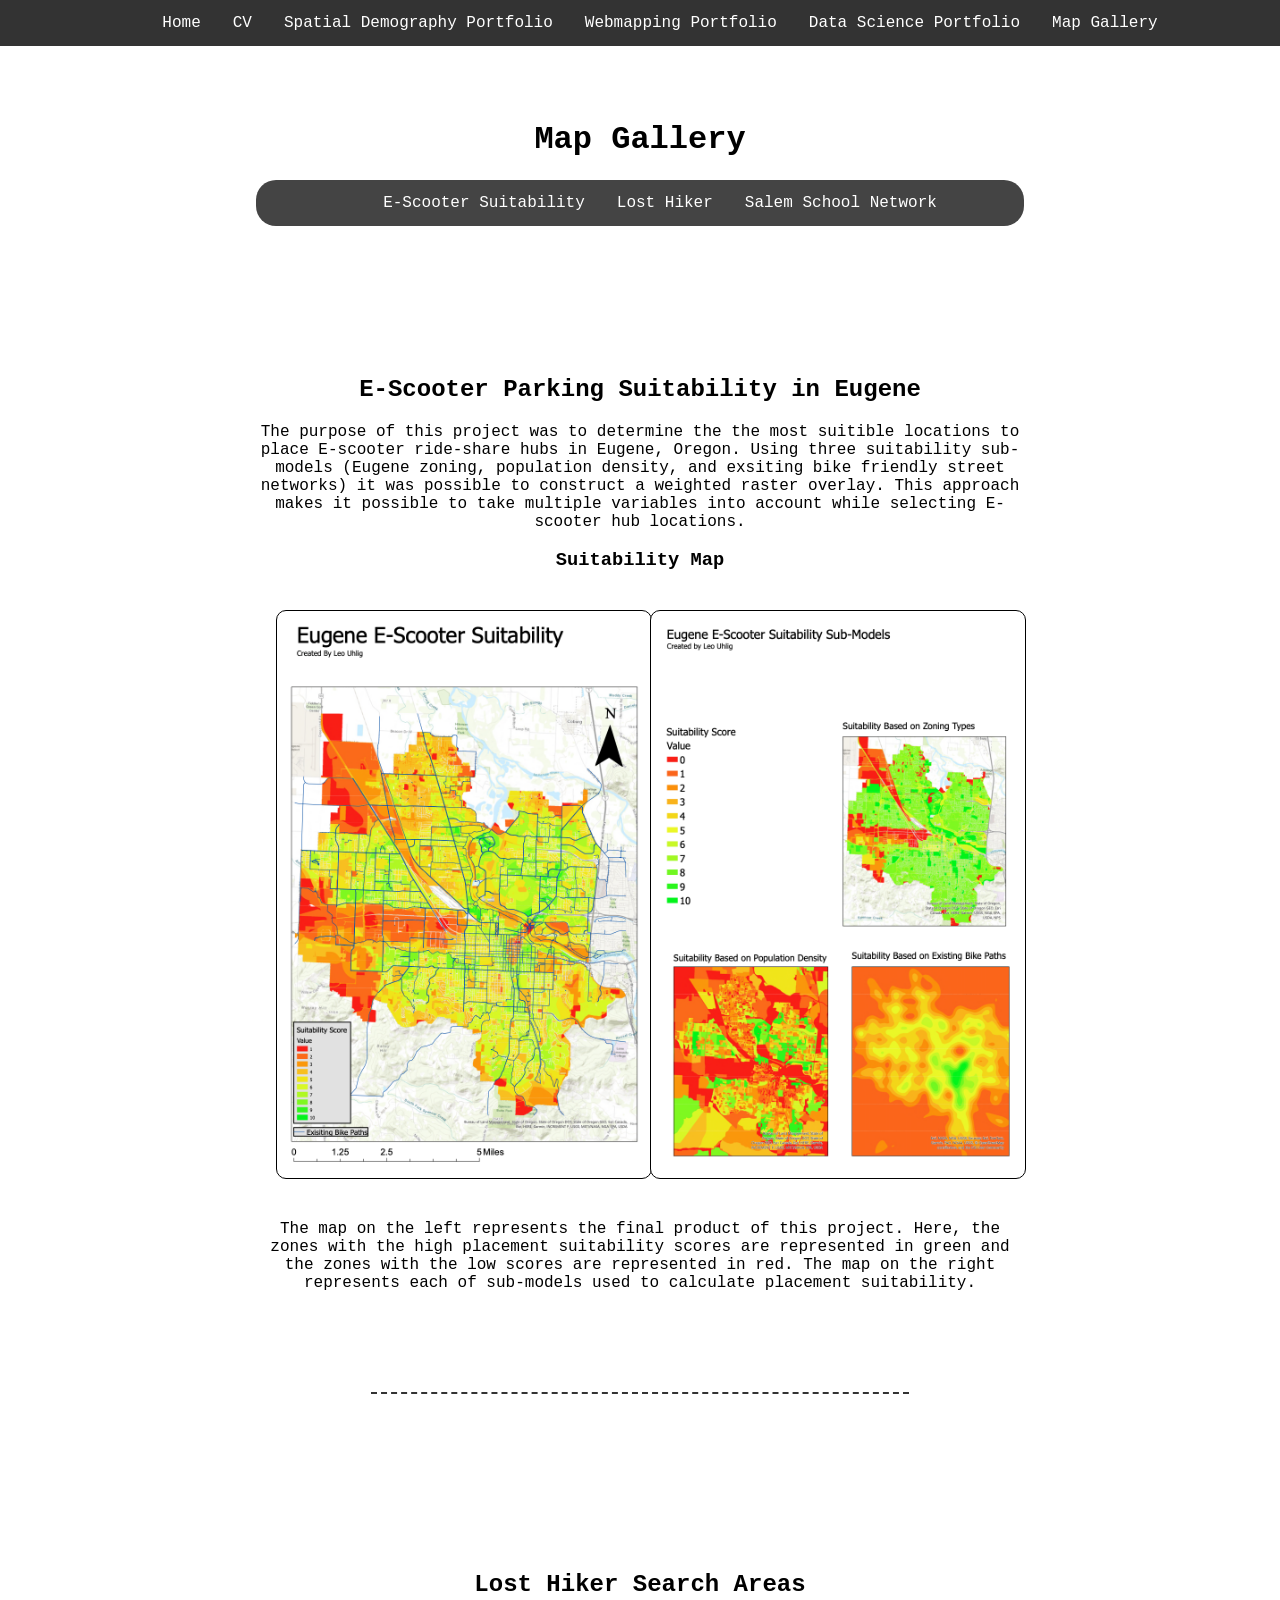
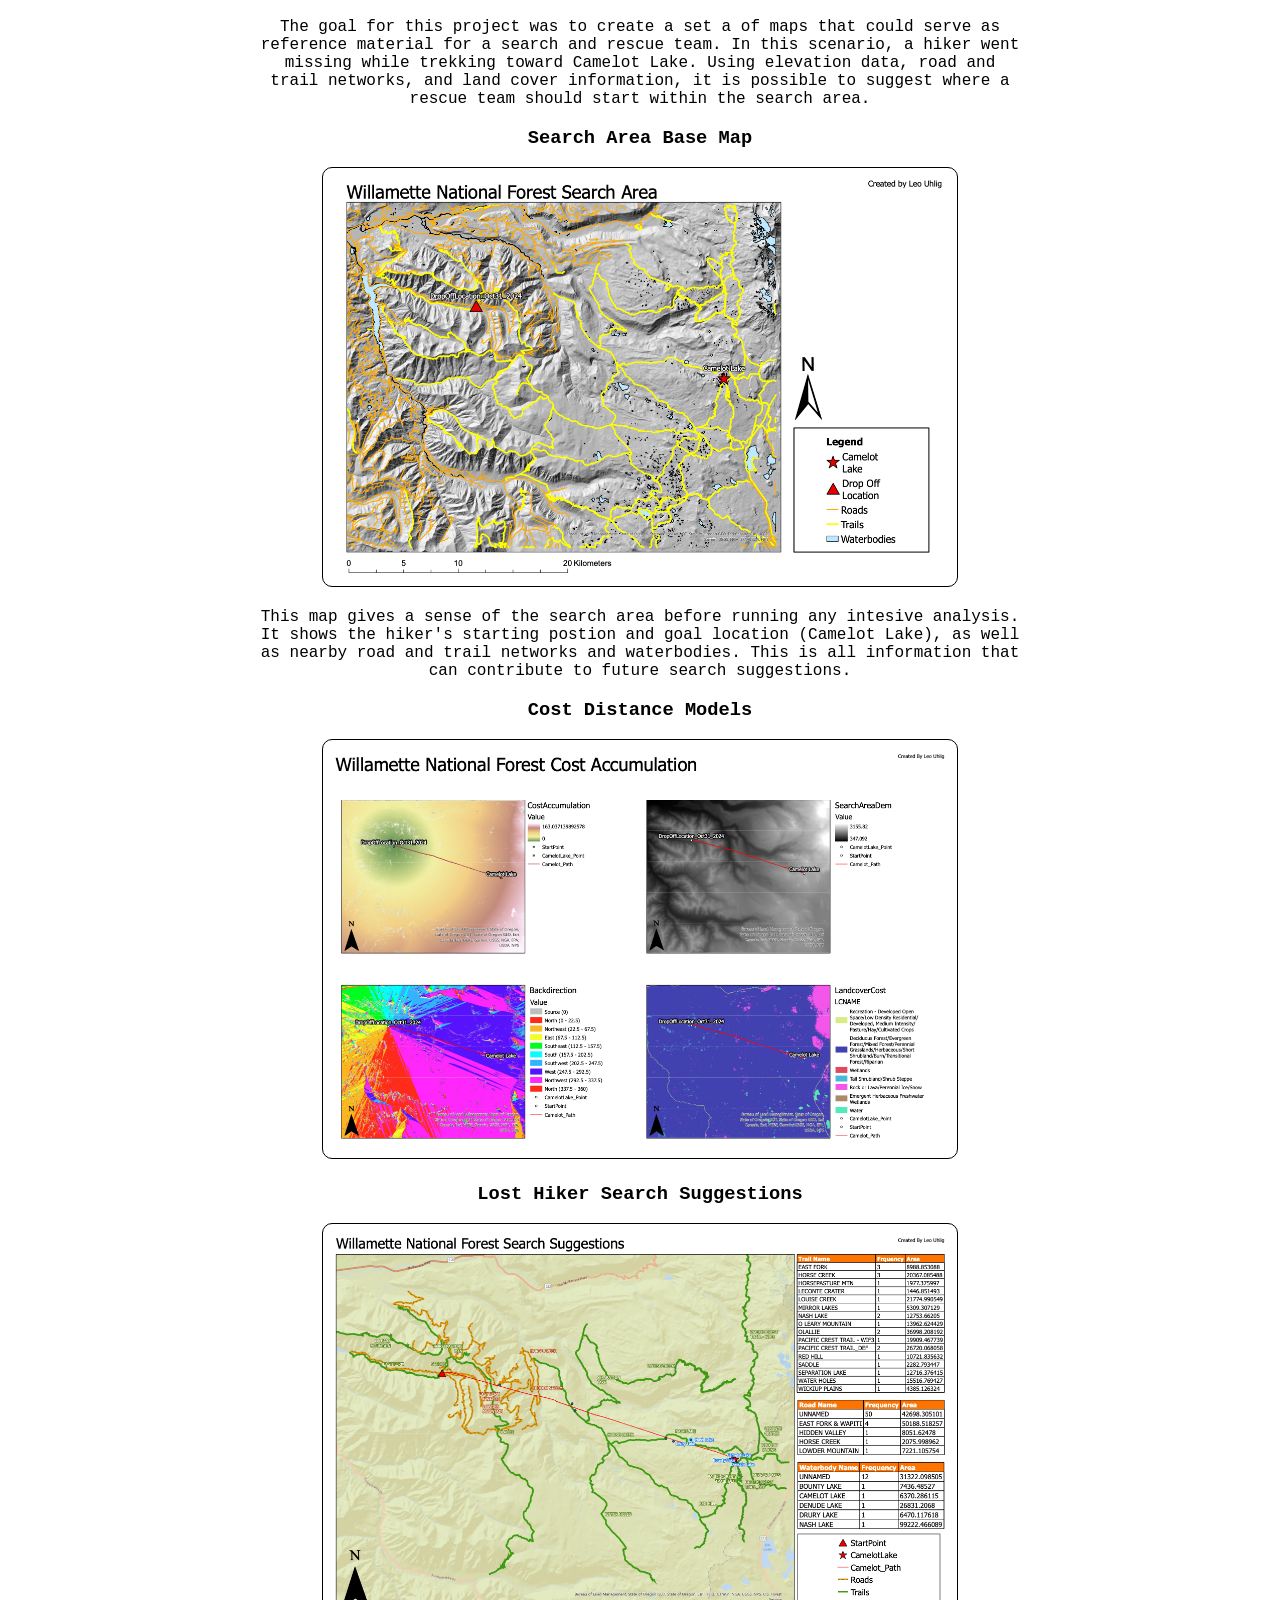
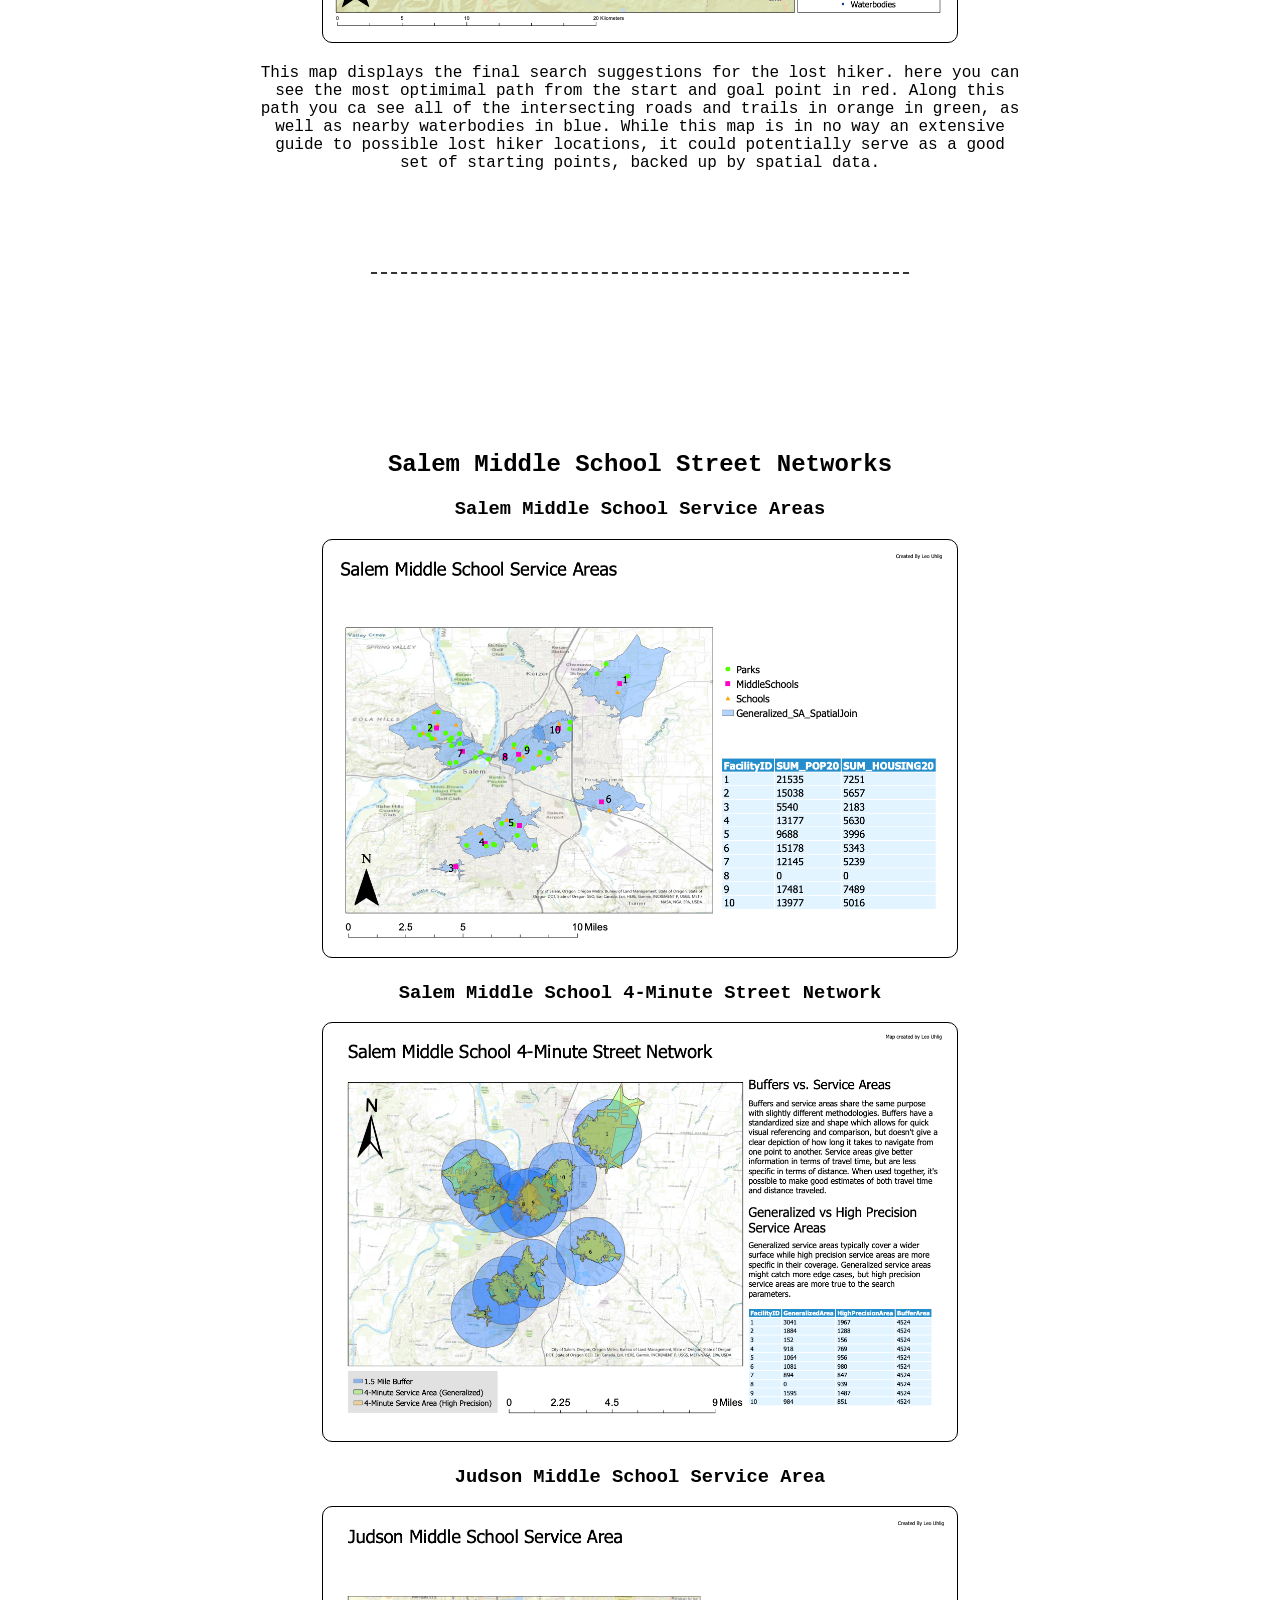
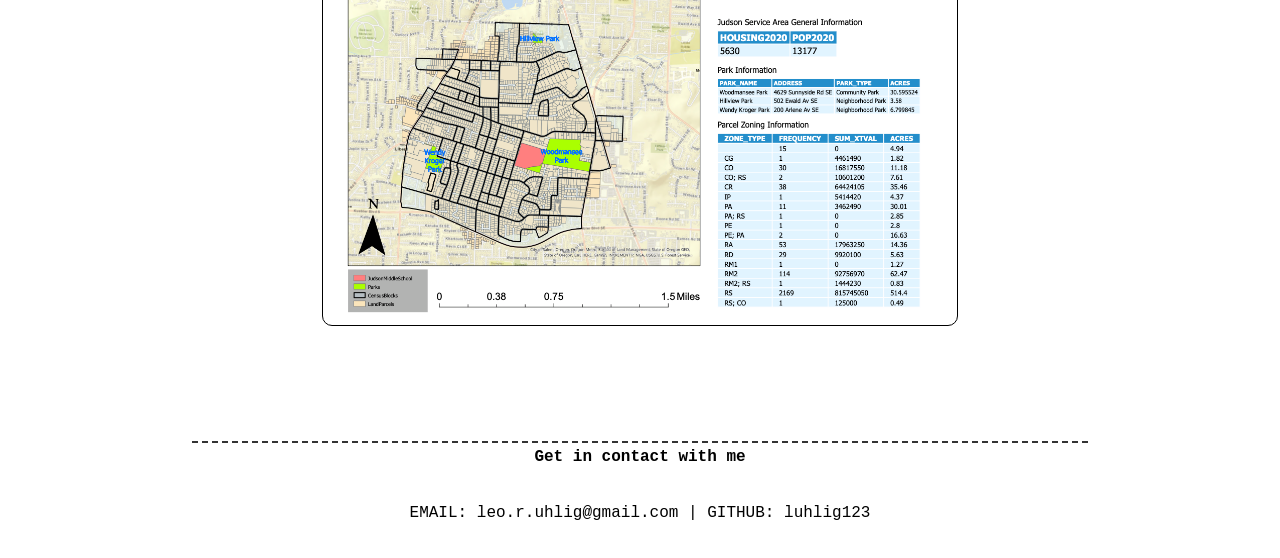
<file: mapgallery.html>
<!DOCTYPE html>
<html>

  <head>
    <meta charset='utf-8' />
    <title>Leo Uhlig Personal Website</title>

    <link rel="preconnect" href="https://fonts.googleapis.com">
    <link rel="preconnect" href="https://fonts.gstatic.com" crossorigin>
    <link href="https://fonts.googleapis.com/css2?family=Open+Sans:ital,wght@0,300..800;1,300..800&display=swap" rel="stylesheet">
    <link rel="stylesheet" href="files/styles/personal_site_styles.css">

  </head>

  <body>
    <header id="header">
        <nav class="navbar">
          <ul>
            <li><a href="index.html">Home</a></li>
            <li><a href="files/LEO UHLIG RESUME (9).pdf">CV</a></li>
            <li><a href="portfolio.html">Spatial Demography Portfolio</a></li>
            <li><a href="webmapping.html">Webmapping Portfolio</a></li>
            <li><a href="DSCI.html">Data Science Portfolio</a></li>
            <li><a href="mapgallery.html">Map Gallery</a></li>
          </ul>
        </nav>
      </header>
    
      <div class="portfolio" id="MapGallery">
        <h1>
            Map Gallery
        </h1>
        <nav class="links">
            <ul style="background-color: #444;">
                <li><a href="#E-Scooter">E-Scooter Suitability</a></li>
                <li><a href="#Hiker">Lost Hiker</a></li>
                <li><a href="#Schools">Salem School Network</a></li>
            </ul>
        </nav>
        <!--E-scooter-->
        <h2 class="map" id="E-Scooter">
            E-Scooter Parking Suitability in Eugene
        </h2>

        <p>
            The purpose of this project was to determine the the most suitible locations to place E-scooter ride-share hubs in Eugene, 
            Oregon. Using three suitability sub-models (Eugene zoning,  population density, and exsiting bike friendly street networks)  
            it was possible to construct a weighted raster overlay. This approach makes it possible to take multiple variables into 
            account while selecting E-scooter hub locations.
        </p>

        <h3>
            Suitability Map
        </h3>  
        
        <div class="button-grid">
            <label class = "zoom-box">
                <input type = "checkbox">
                <img src="files/map_gallery/EScooter_map.png" alt="E-Scooter Suitability Map" width="100%" class="image-link">
            </label>

            <label class = "zoom-box">
                <input type = "checkbox">
                <img src="files/map_gallery/EScooter_submodels.png" alt="E-Scooter Sub-models" width="100%" class="image-link">
            </label>
        </div>

        <p>
            The map on the left represents the final product of this project. Here, the zones with the high placement suitability
            scores are represented in green and the zones with the low scores are represented in red. The map on the right represents 
            each of sub-models used to calculate placement suitability. 
        </p>
                

        <hr class="divider">
        <!--Lost hiker-->

        <br>  

        <h2 class="map" id="Hiker">
            Lost Hiker Search Areas
        </h2>

        <p>
            The goal for this project was to create a set a of maps that could serve as reference material for a search and rescue team.
            In this scenario, a hiker went missing while trekking toward Camelot Lake. Using elevation data, road and trail networks, and 
            land cover information, it is possible to suggest where a rescue team should start within the search area.
        </p>

        <h3>
            Search Area Base Map
        </h3>
        <label class = "zoom-box">
            <input type = "checkbox">
            <img src="files/map_gallery/WNF_SearchArea.png" alt="WNF search area map" width="80%" class="image-link">
        </label>       
        
        <p>
            This map gives a sense of the search area before running any intesive analysis. It shows the hiker's starting postion and goal 
            location (Camelot Lake), as well as nearby road and trail networks and waterbodies. This is all information that can contribute 
            to future search suggestions.
        </p>
        
        <h3>
            Cost Distance Models
        </h3>
        <label class = "zoom-box">
            <input type = "checkbox">
            <img src="files/map_gallery/WNF_CostDistance_plots.png" alt="Cost distance models" width="80%" class="image-link">
        </label>                  
        <h3>
            Lost Hiker Search Suggestions
        </h3>
        <label class = "zoom-box">
            <input type = "checkbox">
            <img src="files/map_gallery/WNF_SearchSuggestions.png" alt="Lost Hiker Search Area Suggestions" width="80%" class="image-link">
        </label> 
        
        <p>
            This map displays the final search suggestions for the lost hiker. here you can see the most optimimal path
             from the start and goal point in red. Along this path you ca see all of the intersecting roads and trails 
             in orange in green, as well as nearby waterbodies in blue. While this map is in no way an extensive guide to 
             possible lost hiker locations, it could potentially serve as a good set of starting points, backed up by spatial
             data.
        </p>

        <hr class="divider">
        <!--Salem Street Network-->
        
        <br>

        <h2 class="map" id="Schools">
            Salem Middle School Street Networks
        </h2>
        
        
        
        <h3>
            Salem Middle School Service Areas
        </h3>
        <label class = "zoom-box">
            <input type = "checkbox">
            <img src="files/map_gallery/Salem_service_areas.png" alt="Salem middle school service area map" width="80%" class="image-link">
        </label>                  
        <h3>
            Salem Middle School 4-Minute Street Network
        </h3>
        <label class = "zoom-box">
            <input type = "checkbox">
            <img src="files/map_gallery/Salem_4min_street_network.png" alt="Salem 4-min street network" width="80%" class="image-link">
        </label>                  
        <h3>
            Judson Middle School Service Area
        </h3>
        <label class = "zoom-box">
            <input type = "checkbox">
            <img src="files/map_gallery/judson.png" alt="Judson Middle school service area" width="80%" class="image-link">
        </label>                  

    </div>


    <hr class="divider">
    <div class="contact-panel">
        <h4>Get in contact with me</h4>
        <p>EMAIL: leo.r.uhlig@gmail.com | GITHUB: luhlig123</p>
    </div>

    
    <script>
  
        
    </script>

  </body>
  
</html>
</file>
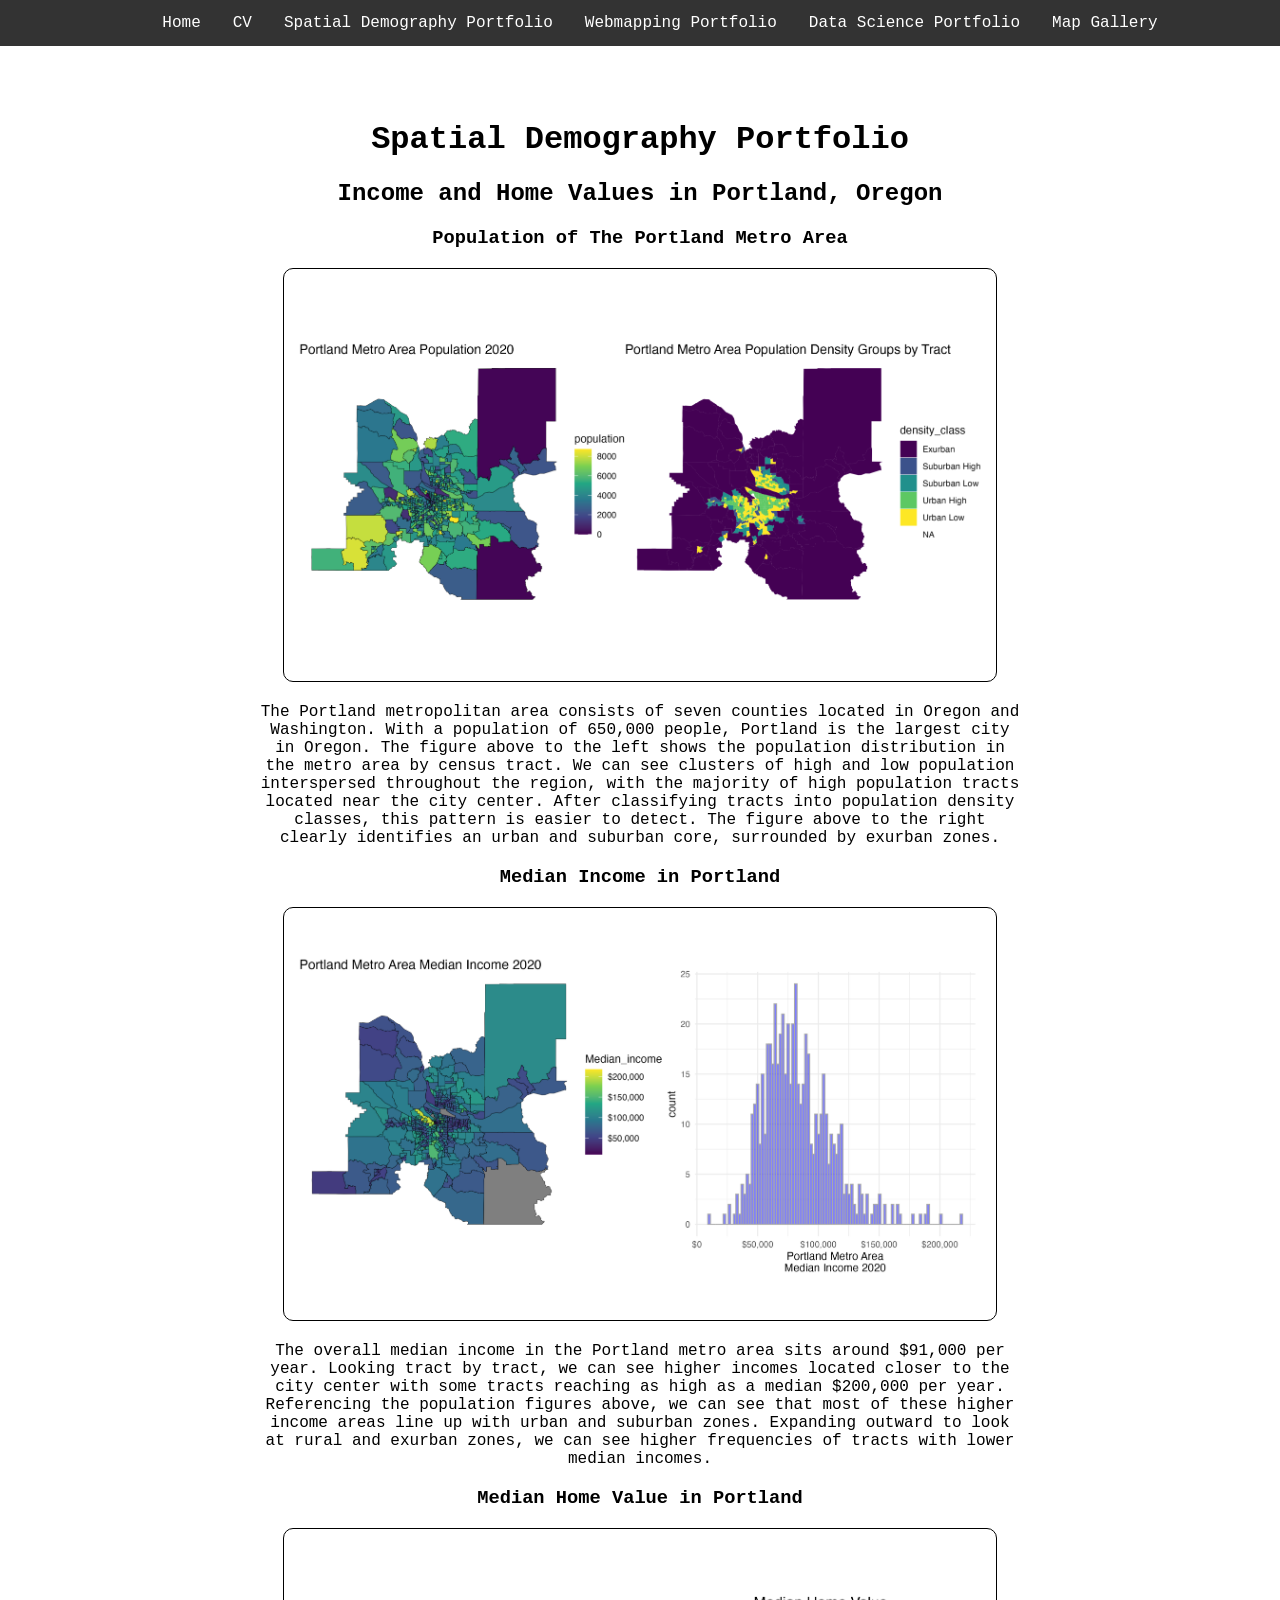
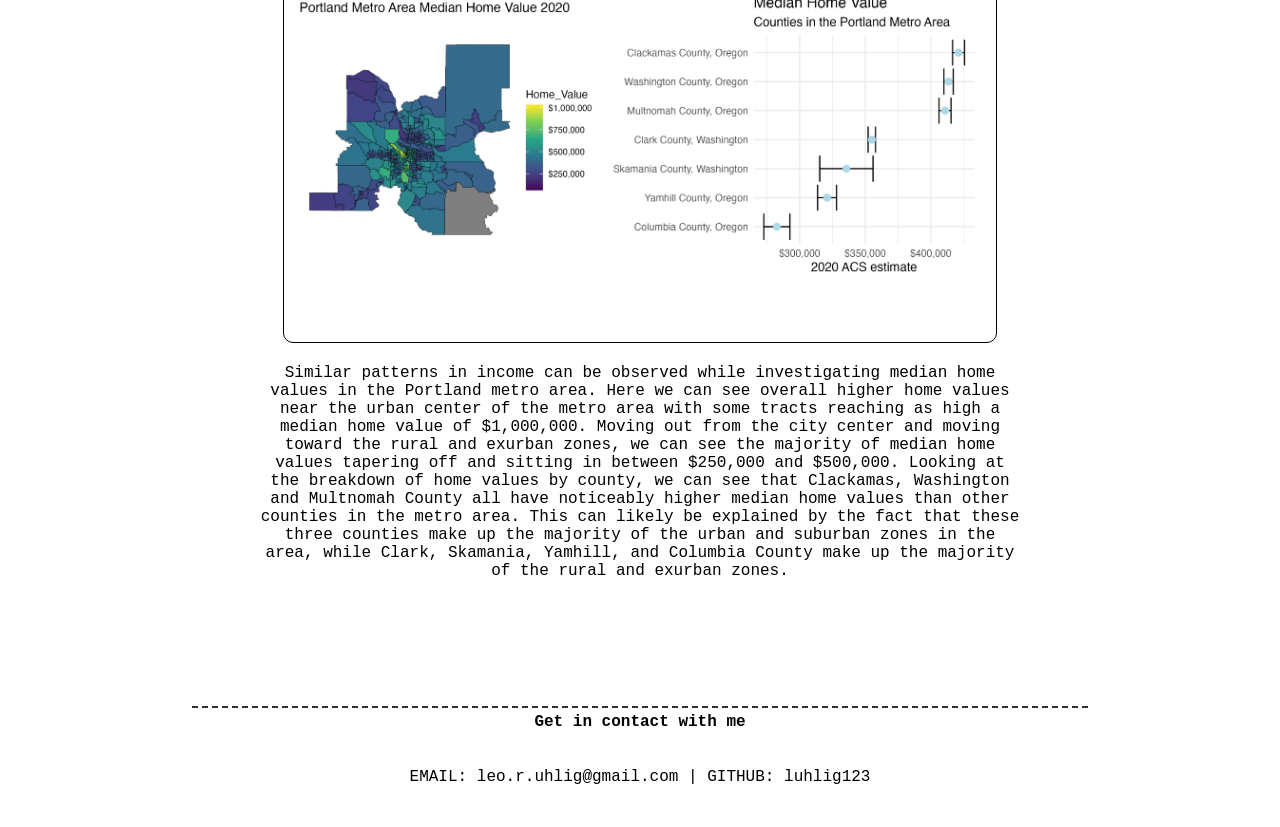
<file: portfolio.html>
<!DOCTYPE html>
<html>

  <head>
    <meta charset='utf-8' />
    <title>Leo Uhlig Personal Website</title>

    <link rel="preconnect" href="https://fonts.googleapis.com">
    <link rel="preconnect" href="https://fonts.gstatic.com" crossorigin>
    <link href="https://fonts.googleapis.com/css2?family=Open+Sans:ital,wght@0,300..800;1,300..800&display=swap" rel="stylesheet">
    <link rel="stylesheet" href="files/styles/personal_site_styles.css">

  </head>

  <body>

    <header id="header">
      <nav class="navbar">
        <ul>
          <li><a href="index.html">Home</a></li>
          <li><a href="files/LEO UHLIG RESUME (9).pdf">CV</a></li>
          <li><a href="portfolio.html">Spatial Demography Portfolio</a></li>
          <li><a href="webmapping.html">Webmapping Portfolio</a></li>
          <li><a href="DSCI.html">Data Science Portfolio</a></li>
          <li><a href="mapgallery.html">Map Gallery</a></li>
        </ul>
      </nav>
    </header>

      <div class = "portfolio">
        <h1>
          Spatial Demography Portfolio
        </h1>

        <!--PORTLAND PORTFOLIO-->
        <h2>
          Income and Home Values in Portland, Oregon
        </h2>

        <h3>
          Population of The Portland Metro Area
        </h3>
        <label class="zoom-box">
          <input type="checkbox">
          <img src="files/portfolio_figs/portland_pop_fig.png" alt="Portland Metro Area Population Figures" width="90%" class="image-link">
        </label>
        <p>
          The Portland metropolitan area consists of seven counties located in Oregon and Washington. 
          With a population of 650,000 people, Portland is the largest city in Oregon.
          The figure above to the left shows the population distribution in the metro area by census tract. 
          We can see clusters of high and low population interspersed throughout the region, 
          with the majority of high population tracts located near the city center. 
          After classifying tracts into population density classes, this pattern is easier to detect. 
          The figure above to the right clearly identifies an urban and suburban core, surrounded by exurban zones. 
        </p>

        <h3>
          Median Income in Portland
        </h3>
        <label class="zoom-box">
          <input type="checkbox">
          <img src="files/portfolio_figs/portland_income_fig.png" alt="Portland Income Figures" width="90%" class="image-link">
        </label>

        <p>
          The overall median income in the Portland metro area sits around $91,000 per year. 
          Looking tract by tract, we can see higher incomes located closer to the city center with some tracts reaching as high as a median $200,000 per year. 
          Referencing the population figures above, we can see that most of these higher income areas line up with urban and suburban zones. 
          Expanding outward to look at rural and exurban zones, we can see higher frequencies of tracts with lower median incomes.
        </p>

        <h3>
          Median Home Value in Portland
        </h3>
        <label class="zoom-box">
          <input type="checkbox">
          <img src="files/portfolio_figs/portland_home_val_fig.png" alt="Portland Median Home Value Figures" width="90%" class="image-link">
        </label>
        
        <p>
          Similar patterns in income can be observed while investigating median home values in the Portland metro area. 
          Here we can see overall higher home values near the urban center of the metro area with some tracts reaching as high a median home value of $1,000,000. 
          Moving out from the city center and moving toward the rural and exurban zones, 
          we can see the majority of median home values tapering off and sitting in between $250,000 and $500,000. 
          Looking at the breakdown of home values by county, we can see that Clackamas, 
          Washington and Multnomah County all have noticeably higher median home values than other counties in the metro area. 
          This can likely be explained by the fact that these three counties make up the majority of the urban and suburban zones in the area, 
          while Clark, Skamania, Yamhill, and Columbia County make up the majority of the rural and exurban zones.  
        </p>
      </div>
      

      <hr class="divider">
      <div class="contact-panel">
        <h4>Get in contact with me</h4>
        <p>EMAIL: leo.r.uhlig@gmail.com | GITHUB: luhlig123</p>
      </div>
    


    
    <script>
  
        
    </script>

  </body>
  
</html>
</file>
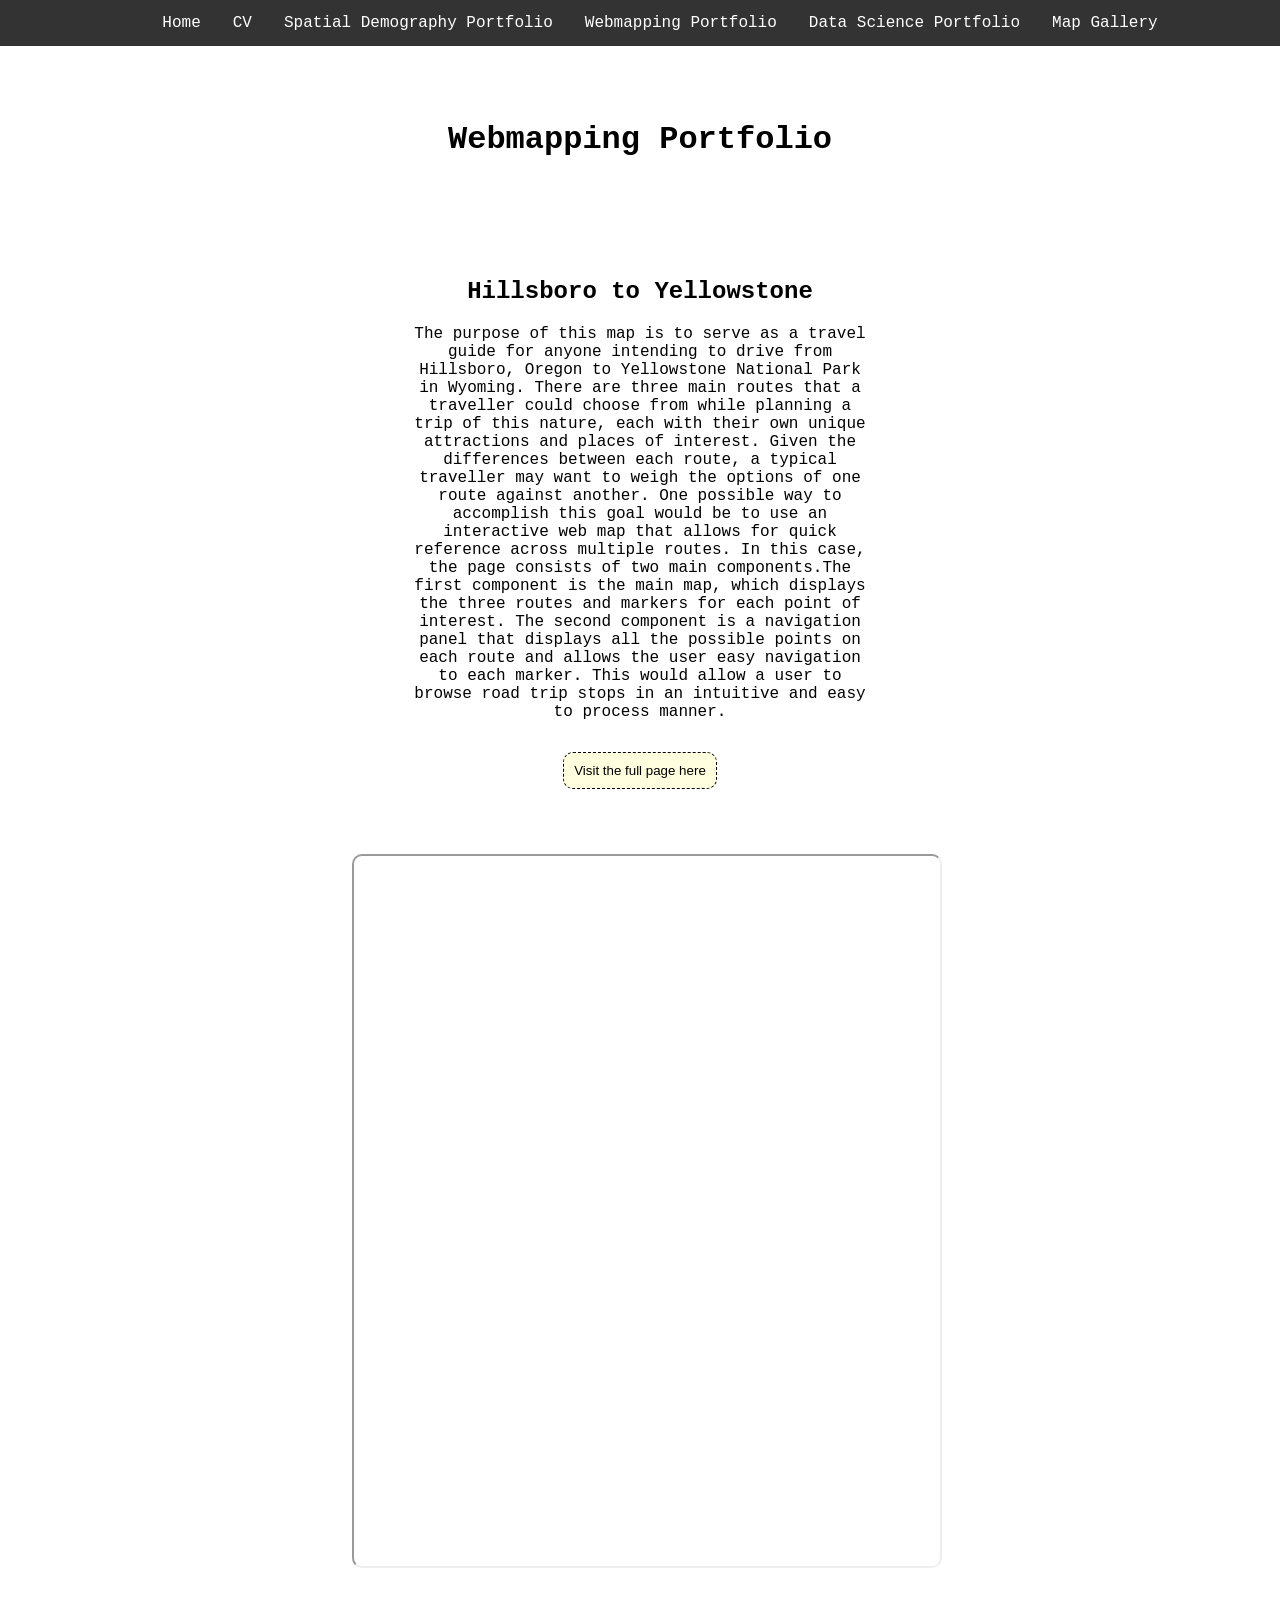
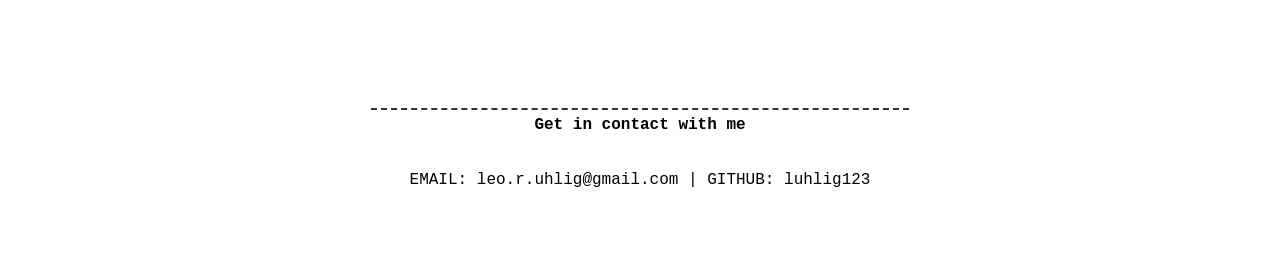
<file: webmapping.html>
<!DOCTYPE html>
<html>

  <head>
    <meta charset='utf-8' />
    <title>Leo Uhlig Personal Website</title>

    <link rel="preconnect" href="https://fonts.googleapis.com">
    <link rel="preconnect" href="https://fonts.gstatic.com" crossorigin>
    <link href="https://fonts.googleapis.com/css2?family=Open+Sans:ital,wght@0,300..800;1,300..800&display=swap" rel="stylesheet">
    <link rel="stylesheet" href="files/styles/personal_site_styles.css">

  </head>

  <body>
    <header id="header">
      <nav class="navbar">
        <ul>
          <li><a href="index.html">Home</a></li>
          <li><a href="files/LEO UHLIG RESUME (9).pdf">CV</a></li>
          <li><a href="portfolio.html">Spatial Demography Portfolio</a></li>
          <li><a href="webmapping.html">Webmapping Portfolio</a></li>
          <li><a href="DSCI.html">Data Science Portfolio</a></li>
          <li><a href="mapgallery.html">Map Gallery</a></li>
        </ul>
      </nav>
    </header>
      
      <div class="portfolio">
        <h1>
          Webmapping Portfolio
       </h1>



<!--       <h2>
        Marker Maker
       </h2>
       <p>
        This marker placing tool is designed to aid a user in gathering spatial data. The tool allows a user to place pins at locations of their choosing and 
        associate itendifying information and comments along with the spatial information. THe tool saves markers to a table and allows the user to export their 
        points as a csv file. This project could bve adapted to serve a variety of different tasks including public trail management, city planning, or citizen science 
        initiatives.
       </p>

       <button class="return-button" onclick="window.location.href='https://luhlig123.github.io/Marker_maker/MarkerMaker.html';">
        Visit the full page here
      </button>

      </div>
      <div class="webmap" style="width: 75%;">
        <iframe class="webmap" name="my-inline-frame" src="https://luhlig123.github.io/Marker_maker/MarkerMaker.html" width="100%" height="800" title="Embedded Content"></iframe>
      </div>
    -->


      <div class="portfolio">
       <h2>
        Hillsboro to Yellowstone
       </h2>
       <p>
        The purpose of this map is to serve as a travel guide for anyone intending to drive from Hillsboro, 
        Oregon to Yellowstone National Park in Wyoming. There are three main routes that a traveller could choose from while planning a trip of this nature, 
        each with their own unique attractions and places of interest. Given the differences between each route, 
        a typical traveller may want to weigh the options of one route against another. 
        One possible way to accomplish this goal would be to use an interactive web map that allows for quick reference across multiple routes. 
        In this case, the page consists of two main components.The first component is the main map, 
        which displays the three routes and markers for each point of interest. The second component is a navigation panel that displays all 
        the possible points on each route and allows the user easy navigation to each marker.  
        This would allow a user to browse road trip stops in an intuitive and easy to process manner. 
       </p>

       <button class="return-button" onclick="window.location.href='https://luhlig123.github.io/WebMapping/final_project/structure/Yellowstone.html';">
        Visit the full page here
      </button>

      </div>
      <div class="webmap" style="width: 75%;">
        <iframe class="webmap" name="my-inline-frame" src="https://luhlig123.github.io/WebMapping/final_project/structure/Yellowstone.html" width="100%" height="700" title="Embedded Content"></iframe>
      </div>

      <div style="padding-bottom: 10px;"></div>

      <hr class="divider">
      <div class="contact-panel">
        <h4>Get in contact with me</h4>
        <p>EMAIL: leo.r.uhlig@gmail.com | GITHUB: luhlig123</p>
      </div>
    
    <script>
  
        
    </script>

  </body>
  
</html>
</file>
<file: files/styles/personal_site_styles.css>
div{
    margin: 20px;
  }

  header {
    margin-top: 0px;
  }
  
  body{
    margin: 0;
    padding: 0;
    font-family: "Source Code Pro", monospace;
    background-color: #ffffff;
  }

  img {
    border: 0.75px solid black;
    background-color: white;
    border-radius: 10px;
    padding: 10px;
  }

  .Bio {
    display: flexbox;
    justify-content: center;
    align-items: center; 
    text-align: center;
    width: 50%;
    margin: 0 auto;
    padding-top: 50px;
    padding-bottom: 10px;
  }

  .contact-panel {
    display: grid;
    justify-content: center;
    align-items: center; 
    text-align: center;
    margin-bottom: -25px;
    margin-top: -25px;
  }

  .navbar {
    position: fixed;
    top: 0;
    left: 0;
    width: 100%;

    background-color: #333;

    display: flex;
    justify-content: center;
    gap: 30px;

    z-index: 1000;
  }


  .links {
    position: sticky;
    top: 60px;
    z-index: 10;

    border-radius: 20px;

    background-color: #444;

    display: flex;
    justify-content: center;
    gap: 30px;

    z-index: 1000;
  }


  ul {
    list-style-type: none;
    margin: 0;
    padding: 0px, 40px;
    overflow: hidden;
    background-color: #333333;
  }

  ul li{
    float: left;
  }

  ul li a {
    display: block;
    color: white;
    text-align: center;
    padding: 14px 16px;
    text-decoration: none;
  }

  ul li a:hover {
    background-color: #111111;
    transform: scale(1.025);
  }

  .navbar details {
    margin-top: 45px;
    padding: 10px;
    color: white;
  }

  .navbar details:hover {
    background-color: #111111;
    transform: scale(1.025);
    border-radius: 50px;
  }

  .navbar details[open]:hover {
    transform: scale(1);
    background-color: #333;
  }

  .banner img {
      width: 100%;
      height: 300px;
      object-fit: cover;
      display: block;
  }

  .divider {
    border: none;
    border-top: 2px dashed #333; 
    color: #fff; 
    background-color: #fff; 
    height: 1px;
    width: 70%;
    margin-top: 100px;
  }


  .image-link:hover {
    transform: scale(1.025);
    /*box-shadow: 5px 5px 10px 0px rgba(0, 0, 0, 0.3);*/
  }

  .content-bubble {
    display: flexbox;
    border: 0.75px solid black;
    background-color: #ffffe4;
    justify-content: center;
    align-items: center; 
    text-align: center;
    width: 80%;
    margin: 0 auto;
    border-radius: 20px;
    margin-bottom: 40px;
  }

  .row {
    display: flex;
    width: 100%;
  }

  .column {
    flex: 33.33%;
    padding: 5px;
  }

  .zoom-box input[type = "checkbox"]{
    display: none;
  }

  .zoom-box img {
      cursor: zoom-in;
  }

  .zoom-box input[type = "checkbox"]:checked ~ img {
    transform: scale(1.75);
    cursor: zoom-out;
  }

  .portfolio {
    display: flexbox;
    justify-content: center;
    align-items: center; 
    text-align: center;
    width: 60%;
    margin: 50px auto;
    padding-top: 50px;
    padding-bottom: 10px;
    padding-inline: 25px;
    /*background-color: #faf9f6;*/
    /*border: 0.75px solid black;*/
    border-radius: 20px;
  }

  .webmap {
    display: flexbox;
    justify-content: center;
    align-items: center; 
    text-align: center;
    width: 100%;
    margin: 0 auto;
    padding: 5px;
    border-radius: 10px;
  }

  .map {
    padding-top: 130px;
  }

  .return-button{
    background-color: #ffffe0;
    border: dashed black 1.5px;
    padding: 10px;
    border-radius: 10px;
    cursor: pointer;
    margin-top: 15px;
  }

  .return-button:hover{
    transform: scale(1.025);
  }




  .button-grid {
    display: grid;

    grid-template-columns: repeat(2, 1fr);
    gap: 20px;

    
    margin: 5px auto;
    padding: 20px;
}
.grid-button {
  min-height: 150px;

  display: flex;
  flex-direction: column;
  justify-content: center;
  align-items: center;

  background-color: #eee;
  color: #222;

  border: dashed black 1px;

  text-decoration: none;
  text-align: center;

  border-radius: 10px;

  transition: 0.2s;
}

.grid-button-pic {
    min-height: 400px;

    display: flex;
    flex-direction: column;
    justify-content: center;
    align-items: center;

    background-color: #eee;
    color: #222;

    /*border: dashed black 1px;*/

    text-decoration: none;
    text-align: center;

    border-radius: 10px;

    transition: 0.2s;
}

.grid-button-pic:hover {
  transform: translateY(-5px);
  background-color: #ddd;
}

.grid-button-pic h2 {
  margin-bottom: 10px;
}

.grid-button-pic p {
  margin: 0;
}

.grid-button:hover {
    transform: translateY(-5px);
    background-color: #ddd;
}

.grid-button h2 {
    margin-bottom: 10px;
}

.grid-button p {
    margin: 0;
}


table {
  border: solid black 1px;
}
th {
  border: solid black 1px;
}
td {
  border: solid black 1px;
}
</file>
